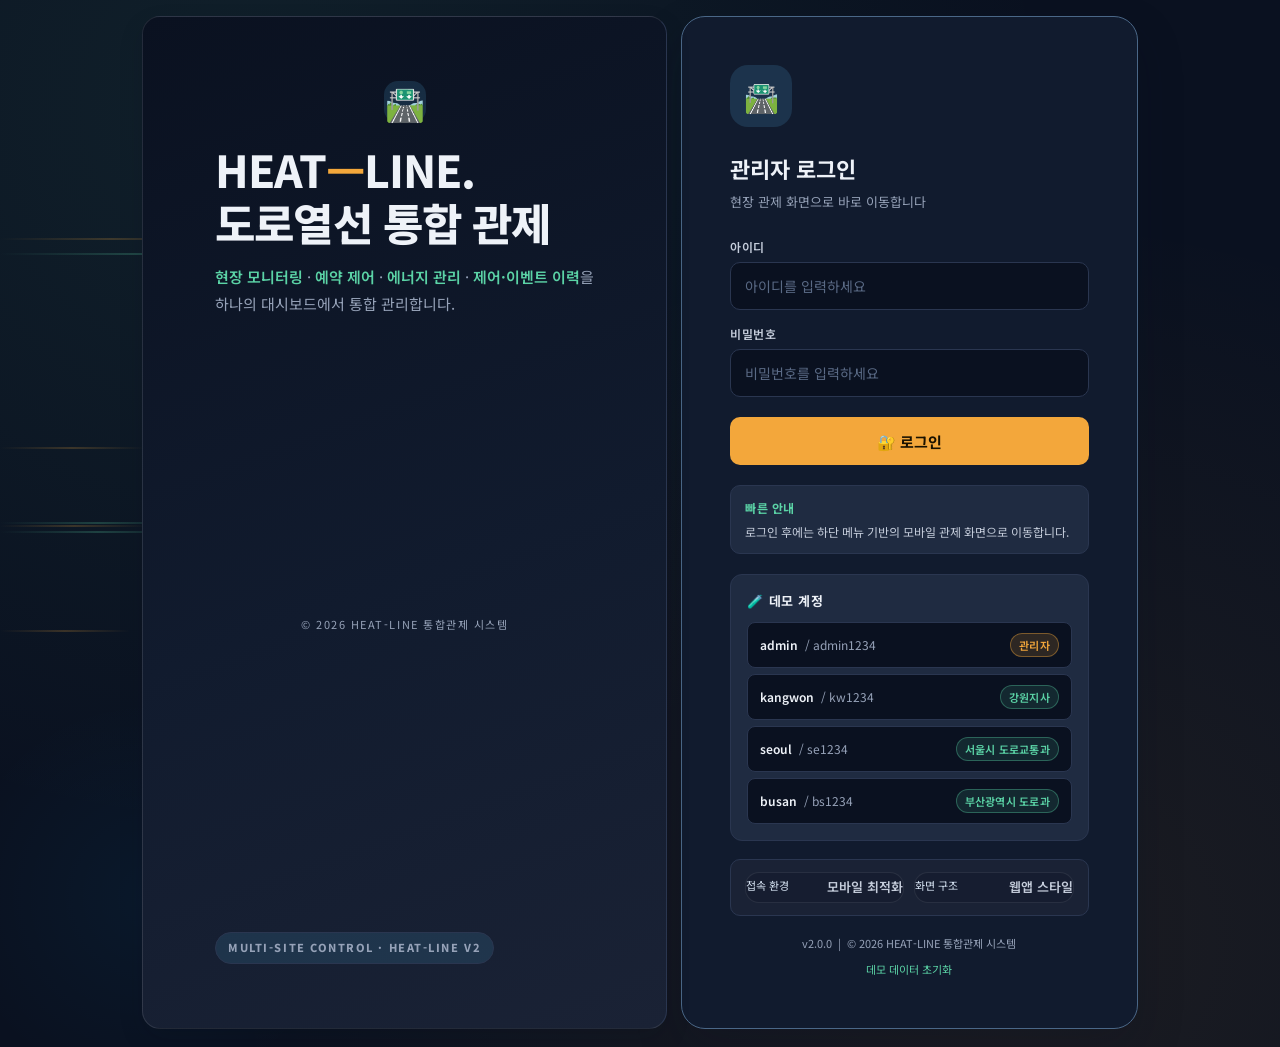
<file: index.html>
<!DOCTYPE html>
<html lang="ko">
<head>
  <meta charset="UTF-8" />
  <meta
    name="viewport"
    content="width=device-width, initial-scale=1.0, viewport-fit=cover"
  />
  <meta name="theme-color" content="#0A1120" />
  <meta name="apple-mobile-web-app-capable" content="yes" />
  <meta name="apple-mobile-web-app-status-bar-style" content="black-translucent" />
  <title>로그인 - HEAT-LINE 통합관제</title>

  <link
    href="https://fonts.googleapis.com/css2?family=Noto+Sans+KR:wght@300;400;500;600;700;800;900&display=swap"
    rel="stylesheet"
  />
  <link rel="stylesheet" href="css/style.css" />

  <style>
    /* ===== HEAT-LINE v2 Login Theme (scoped overrides) ===== */
    :root {
      --v2-bg: #0A1120;
      --v2-bg-2: #111B2E;
      --v2-panel: #1F2B41;
      --v2-panel-2: #1A2235;
      --v2-border: #2A3650;
      --v2-text: #EEF2F8;
      --v2-text-dim: #C5CDDB;
      --v2-text-mute: #96A2B8;
      --v2-amber: #F3A73B;
      --v2-amber-ink: #1A1200;
      --v2-mint: #5BD3A6;
      --v2-red: #F07070;
    }

    body.login-webapp.login-webapp-v3 {
      background: var(--v2-bg);
      color: var(--v2-text);
      font-family: 'Noto Sans KR', -apple-system, BlinkMacSystemFont, 'Segoe UI', sans-serif;
      min-height: 100vh;
      min-height: calc(var(--vh, 1vh) * 100);
    }

    .login-page-v3 {
      position: relative;
      min-height: 100vh;
      min-height: calc(var(--vh, 1vh) * 100);
      overflow: hidden;
    }

    /* 배경 애니메이션 (기존 road-line 재활용, v2 톤 재조정) */
    .login-bg-animation {
      position: absolute;
      inset: 0;
      pointer-events: none;
      background: radial-gradient(ellipse at 20% 10%, rgba(91,211,166,0.08), transparent 55%),
                  radial-gradient(ellipse at 80% 90%, rgba(243,167,59,0.08), transparent 55%),
                  var(--v2-bg);
      overflow: hidden;
      z-index: 0;
    }
    .login-bg-animation .road-line {
      position: absolute;
      height: 2px;
      background: linear-gradient(90deg, transparent, rgba(91,211,166,0.5), transparent);
      border-radius: 2px;
      opacity: 0.45;
      animation: v2-slide linear infinite;
    }
    .login-bg-animation .road-line:nth-child(odd) {
      background: linear-gradient(90deg, transparent, rgba(243,167,59,0.45), transparent);
    }
    @keyframes v2-slide {
      0%   { transform: translateX(-120%); }
      100% { transform: translateX(120vw); }
    }

    .login-shell-v3 {
      position: relative;
      z-index: 1;
      display: grid;
      grid-template-columns: 1.15fr 1fr;
      width: 100%;
      min-height: 100vh;
      min-height: calc(var(--vh, 1vh) * 100);
    }

    /* ---- 좌측 브랜드 히어로 ---- */
    .login-hero-v3 {
      display: flex;
      flex-direction: column;
      justify-content: space-between;
      padding: 64px 72px;
      background: linear-gradient(160deg, var(--v2-bg) 0%, var(--v2-bg-2) 55%, var(--v2-panel-2) 100%);
      border-right: 1px solid var(--v2-border);
    }
    .login-hero-v3__badge {
      display: inline-block;
      align-self: flex-start;
      padding: 6px 12px;
      border: 1px solid var(--v2-border);
      border-radius: 999px;
      font-size: 11px;
      letter-spacing: 0.14em;
      color: var(--v2-text-mute);
      text-transform: uppercase;
    }
    .login-hero-v3__brand {
      display: flex;
      flex-direction: column;
      gap: 20px;
    }
    .login-hero-v3__icon {
      font-size: 32px;
      line-height: 1;
    }
    .login-hero-v3__brand h1 {
      font-size: 44px;
      font-weight: 800;
      line-height: 1.2;
      letter-spacing: -0.02em;
      margin: 0;
      color: var(--v2-text);
    }
    .login-hero-v3__brand h1 em {
      font-style: normal;
      color: var(--v2-amber);
    }
    .login-hero-v3__brand p {
      margin-top: 14px;
      color: var(--v2-text-mute);
      font-size: 15px;
      line-height: 1.8;
      max-width: 440px;
    }
    .login-hero-v3__brand p strong {
      color: var(--v2-mint);
      font-weight: 600;
    }
    .login-hero-v3__meta {
      font-size: 11px;
      letter-spacing: 0.14em;
      color: var(--v2-text-mute);
      text-transform: uppercase;
    }

    /* ---- 우측 로그인 카드 ---- */
    .login-card-v3 {
      background: var(--v2-bg-2);
      padding: 48px;
      display: flex;
      align-items: center;
      justify-content: center;
      overflow-y: auto;
    }
    .login-card-v3 > * { width: 100%; max-width: 400px; }

    .login-logo.login-logo-v3 {
      text-align: left;
      margin-bottom: 24px;
    }
    .login-logo-v3 .logo-icon { font-size: 28px; }
    .login-logo-v3 h2 {
      font-size: 22px;
      font-weight: 700;
      color: var(--v2-text);
      margin: 10px 0 6px 0;
    }
    .login-logo-v3 .subtitle {
      color: var(--v2-text-mute);
      font-size: 13px;
    }

    .alert.alert-danger {
      margin-bottom: 16px;
      padding: 10px 12px;
      font-size: 13px;
      color: var(--v2-red);
      background: rgba(240,112,112,0.08);
      border: 1px solid rgba(240,112,112,0.3);
      border-radius: 8px;
    }
    .hidden { display: none !important; }

    #login-form .form-group { margin-bottom: 14px; }
    #login-form .form-label {
      display: block;
      font-size: 12px;
      color: var(--v2-text-dim);
      margin-bottom: 6px;
      letter-spacing: 0.04em;
    }
    #login-form .form-control {
      width: 100%;
      background: var(--v2-bg);
      border: 1px solid var(--v2-border);
      border-radius: 10px;
      padding: 12px 14px;
      color: var(--v2-text);
      font-size: 14px;
      outline: none;
      transition: border-color 0.15s ease, box-shadow 0.15s ease;
      font-family: inherit;
    }
    #login-form .form-control::placeholder { color: #5a6a85; }
    #login-form .form-control:focus {
      border-color: var(--v2-amber);
      box-shadow: 0 0 0 3px rgba(243,167,59,0.15);
    }

    #login-form .btn-primary {
      width: 100%;
      margin-top: 6px;
      background: var(--v2-amber);
      color: var(--v2-amber-ink);
      border: none;
      border-radius: 10px;
      padding: 13px;
      font-size: 15px;
      font-weight: 700;
      cursor: pointer;
      transition: filter 0.15s ease, transform 0.05s ease;
      font-family: inherit;
    }
    #login-form .btn-primary:hover { filter: brightness(1.08); }
    #login-form .btn-primary:active { transform: translateY(1px); }
    #login-form .btn-primary:disabled { opacity: 0.6; cursor: wait; }

    .loading-spinner {
      display: inline-block;
      width: 14px;
      height: 14px;
      border: 2px solid rgba(0,0,0,0.25);
      border-top-color: var(--v2-amber-ink);
      border-radius: 50%;
      animation: v2-spin 0.7s linear infinite;
      vertical-align: -2px;
      margin-right: 6px;
    }
    @keyframes v2-spin { to { transform: rotate(360deg); } }

    /* ---- 빠른 안내 ---- */
    .login-quick-note-v3 {
      margin-top: 20px;
      padding: 12px 14px;
      background: var(--v2-panel);
      border: 1px solid var(--v2-border);
      border-radius: 10px;
    }
    .login-quick-note-v3__title {
      font-size: 12px;
      font-weight: 700;
      color: var(--v2-mint);
      margin-bottom: 4px;
      letter-spacing: 0.04em;
    }
    .login-quick-note-v3__text {
      font-size: 12px;
      color: var(--v2-text-dim);
      line-height: 1.6;
    }

    /* ---- 데모 계정 ---- */
    .login-demo.login-demo-v3 {
      margin-top: 20px;
      padding: 16px;
      background: var(--v2-panel);
      border: 1px solid var(--v2-border);
      border-radius: 12px;
    }
    .login-demo-v3 h4 {
      font-size: 13px;
      color: var(--v2-text);
      margin: 0 0 10px 0;
      font-weight: 700;
    }
    .demo-account.demo-account-v3 {
      display: flex;
      justify-content: space-between;
      align-items: center;
      gap: 10px;
      width: 100%;
      padding: 10px 12px;
      margin-bottom: 6px;
      background: var(--v2-bg);
      border: 1px solid var(--v2-border);
      border-radius: 8px;
      color: var(--v2-text-dim);
      font-size: 12px;
      cursor: pointer;
      transition: border-color 0.15s ease, background 0.15s ease;
      font-family: inherit;
      text-align: left;
    }
    .demo-account-v3:hover {
      border-color: var(--v2-amber);
      background: var(--v2-panel-2);
    }
    .demo-account-v3:last-child { margin-bottom: 0; }
    .demo-account-v3 .demo-id {
      color: var(--v2-text);
      font-weight: 600;
    }
    .demo-account-v3 .demo-pw {
      color: var(--v2-text-mute);
      margin-left: 4px;
    }
    .demo-account-v3 .demo-role {
      padding: 3px 8px;
      border-radius: 999px;
      font-size: 11px;
      font-weight: 600;
      letter-spacing: 0.02em;
    }
    .demo-account-v3 .demo-role.admin {
      background: rgba(243,167,59,0.15);
      color: var(--v2-amber);
      border: 1px solid rgba(243,167,59,0.4);
    }
    .demo-account-v3 .demo-role.customer {
      background: rgba(91,211,166,0.12);
      color: var(--v2-mint);
      border: 1px solid rgba(91,211,166,0.35);
    }

    /* ---- 메타/버전 ---- */
    .login-meta-v3 {
      margin-top: 18px;
      padding: 12px 14px;
      background: var(--v2-panel-2);
      border: 1px solid var(--v2-border);
      border-radius: 10px;
    }
    .login-meta-v3__row {
      display: flex;
      justify-content: space-between;
      font-size: 12px;
      color: var(--v2-text-mute);
      padding: 4px 0;
    }
    .login-meta-v3__row strong {
      color: var(--v2-text-dim);
      font-weight: 600;
    }

    .login-version.login-version-v3 {
      margin-top: 18px;
      text-align: center;
      font-size: 11px;
      color: var(--v2-text-mute);
      line-height: 1.8;
    }
    .login-version-v3 a {
      color: var(--v2-mint);
      text-decoration: none;
    }
    .login-version-v3 a:hover { text-decoration: underline; }

    /* ---- 토스트 ---- */
    .toast-container {
      position: fixed;
      top: 20px;
      right: 20px;
      z-index: 9999;
      display: flex;
      flex-direction: column;
      gap: 8px;
    }

    /* ---- 반응형 ---- */
    @media (max-width: 860px) {
      .login-shell-v3 { grid-template-columns: 1fr; }
      .login-hero-v3 {
        padding: 32px 24px;
        gap: 24px;
        border-right: none;
        border-bottom: 1px solid var(--v2-border);
      }
      .login-hero-v3__brand h1 { font-size: 32px; }
      .login-card-v3 { padding: 28px 20px; }
    }
    @media (max-width: 480px) {
      .login-hero-v3 { padding: 24px 20px; }
      .login-hero-v3__brand h1 { font-size: 26px; }
      .login-hero-v3__brand p { font-size: 13px; }
      .login-card-v3 { padding: 24px 16px; }
    }
  </style>
</head>
<body class="webapp-enabled login-webapp login-webapp-v3">
  <main class="login-page login-page-v3">
    <div class="login-bg-animation" id="bgAnimation"></div>

    <section class="login-shell-v3" aria-label="로그인 화면">
      <div class="login-hero-v3">
        <div class="login-hero-v3__badge">MULTI-SITE CONTROL · HEAT-LINE v2</div>

        <div class="login-hero-v3__brand">
          <span class="login-hero-v3__icon">🛣️</span>
          <div>
            <h1>HEAT<em>—</em>LINE.<br>도로열선 통합 관제</h1>
            <p>
              <strong>현장 모니터링</strong> · <strong>예약 제어</strong> ·
              <strong>에너지 관리</strong> · <strong>제어·이벤트 이력</strong>을
              <br>하나의 대시보드에서 통합 관리합니다.
            </p>
          </div>
        </div>

        <div class="login-hero-v3__meta">
          © 2026 HEAT-LINE 통합관제 시스템
        </div>
      </div>

      <div class="login-card-v3">
        <div>
          <div class="login-logo login-logo-v3">
            <span class="logo-icon">🛣️</span>
            <h2>관리자 로그인</h2>
            <p class="subtitle">현장 관제 화면으로 바로 이동합니다</p>
          </div>

          <div id="login-alert" class="alert alert-danger hidden"></div>

          <form id="login-form" onsubmit="handleLogin(event)">
            <div class="form-group">
              <label class="form-label" for="username">아이디</label>
              <input
                type="text"
                id="username"
                class="form-control"
                placeholder="아이디를 입력하세요"
                autocomplete="username"
                required
              />
            </div>

            <div class="form-group">
              <label class="form-label" for="password">비밀번호</label>
              <input
                type="password"
                id="password"
                class="form-control"
                placeholder="비밀번호를 입력하세요"
                autocomplete="current-password"
                required
              />
            </div>

            <button type="submit" class="btn btn-primary" id="login-btn">
              🔐 로그인
            </button>
          </form>

          <div class="login-quick-note-v3">
            <div class="login-quick-note-v3__title">빠른 안내</div>
            <div class="login-quick-note-v3__text">
              로그인 후에는 하단 메뉴 기반의 모바일 관제 화면으로 이동합니다.
            </div>
          </div>

          <div class="login-demo login-demo-v3">
            <h4>🧪 데모 계정</h4>

            <button
              type="button"
              class="demo-account demo-account-v3"
              onclick="fillDemo('admin','admin1234')"
            >
              <div>
                <span class="demo-id">admin</span>
                <span class="demo-pw">/ admin1234</span>
              </div>
              <span class="demo-role admin">관리자</span>
            </button>

            <button
              type="button"
              class="demo-account demo-account-v3"
              onclick="fillDemo('kangwon','kw1234')"
            >
              <div>
                <span class="demo-id">kangwon</span>
                <span class="demo-pw">/ kw1234</span>
              </div>
              <span class="demo-role customer">강원지사</span>
            </button>

            <button
              type="button"
              class="demo-account demo-account-v3"
              onclick="fillDemo('seoul','se1234')"
            >
              <div>
                <span class="demo-id">seoul</span>
                <span class="demo-pw">/ se1234</span>
              </div>
              <span class="demo-role customer">서울시 도로교통과</span>
            </button>

            <button
              type="button"
              class="demo-account demo-account-v3"
              onclick="fillDemo('busan','bs1234')"
            >
              <div>
                <span class="demo-id">busan</span>
                <span class="demo-pw">/ bs1234</span>
              </div>
              <span class="demo-role customer">부산광역시 도로과</span>
            </button>
          </div>

          <div class="login-meta-v3">
            <div class="login-meta-v3__row">
              <span>접속 환경</span>
              <strong>모바일 최적화</strong>
            </div>
            <div class="login-meta-v3__row">
              <span>화면 구조</span>
              <strong>웹앱 스타일</strong>
            </div>
          </div>

          <div class="login-version login-version-v3">
            v2.0.0 &nbsp;|&nbsp; © 2026 HEAT-LINE 통합관제 시스템
            <br />
            <a href="#" onclick="resetDB(); return false;">데모 데이터 초기화</a>
          </div>
        </div>
      </div>
    </section>
  </main>

  <div id="toast-container" class="toast-container"></div>

  <script>
    window.HEATLINE_API_BASE_URL =
      "https://port-0-heatline-backend-mngz3utra2911079.sel3.cloudtype.app/api/v1";

    try {
      const saved = localStorage.getItem("HEATLINE_API_BASE_URL") || "";
      if (
        !saved ||
        /localhost:8000\/api\/v1/i.test(saved) ||
        /localhost:3000/i.test(saved)
      ) {
        localStorage.setItem("HEATLINE_API_BASE_URL", window.HEATLINE_API_BASE_URL);
      }
    } catch (e) {
      console.warn("HEATLINE_API_BASE_URL 저장 실패:", e);
    }
  </script>

  <script src="js/app.js"></script>

  <script>
    LocalDB.init();

    if (Auth.isLoggedIn()) {
      window.location.href = "dashboard.html";
    }

    function updateViewportHeight() {
      document.documentElement.style.setProperty("--vh", `${window.innerHeight * 0.01}px`);
    }

    updateViewportHeight();
    window.addEventListener("resize", updateViewportHeight);
    window.addEventListener("orientationchange", updateViewportHeight);

    function createRoadLines() {
      const container = document.getElementById("bgAnimation");
      if (!container) return;

      // 기존 road-line 요소만 비우고 그라데이션 배경은 CSS 그대로 유지
      container.querySelectorAll('.road-line').forEach(el => el.remove());
      const count = window.innerWidth <= 768 ? 4 : 7;

      for (let i = 0; i < count; i++) {
        const line = document.createElement("div");
        line.className = "road-line";
        line.style.top = Math.random() * 100 + "%";
        line.style.animationDelay = Math.random() * 4 + "s";
        line.style.animationDuration = 3 + Math.random() * 3 + "s";
        line.style.width = 100 + Math.random() * 200 + "px";
        container.appendChild(line);
      }
    }

    createRoadLines();
    window.addEventListener("resize", createRoadLines);

    function fillDemo(id, pw) {
      document.getElementById("username").value = id;
      document.getElementById("password").value = pw;
      document.getElementById("password").focus();
    }

    async function handleLogin(e) {
      e.preventDefault();

      const username = document.getElementById("username").value.trim();
      const password = document.getElementById("password").value;
      const btn = document.getElementById("login-btn");
      const alert = document.getElementById("login-alert");

      if (!username || !password) {
        showAlert("아이디와 비밀번호를 입력해주세요.");
        return;
      }

      btn.disabled = true;
      btn.innerHTML = '<div class="loading-spinner"></div> 로그인 중...';
      alert.classList.add("hidden");

      const result = await Auth.login(username, password);

      if (result.success) {
        btn.innerHTML = "✅ 로그인 성공! 이동 중...";
        Utils.toast(
          "로그인 성공",
          `${result.session.fullName || username}님, 환영합니다.`,
          "success"
        );

        setTimeout(() => {
          window.location.href = "dashboard.html";
        }, 700);
      } else {
        showAlert(result.message);
        btn.disabled = false;
        btn.innerHTML = "🔐 로그인";
      }
    }

    function showAlert(msg) {
      const el = document.getElementById("login-alert");
      el.textContent = "⚠️ " + msg;
      el.classList.remove("hidden");
    }

    document.addEventListener("keydown", (e) => {
      if (e.key === "Enter" && !e.target.closest("form")) {
        document.getElementById("login-form").requestSubmit();
      }
    });

    function resetDB() {
      if (
        confirm(
          "샘플 데이터를 초기화하시겠습니까?\n(제어 이력 등 변경 사항이 삭제됩니다)"
        )
      ) {
        LocalDB.reset();
        Utils.toast("초기화 완료", "샘플 데이터가 초기화되었습니다.", "success");
      }
    }
  </script>
<script type="module" src="https://static.cloudflareinsights.com/beacon.min.js/v31edd6df95cf4e85bb4c19e7a9bdbcba1788362987495" integrity="sha512-iIg7k2xntmwu6/uSb5tpc/hySgZc4eoL31yB29W6tJFo2akwjPWcEqnCEdJvGexCL0KEQwVYv5BlowfhVz26hg==" data-cf-beacon='{"version":"2024.11.0","token":"4edd5f8ec12a48cfa682ab8261b80a79","spa":2}' crossorigin="anonymous"></script>
</body>
</html>
</file>
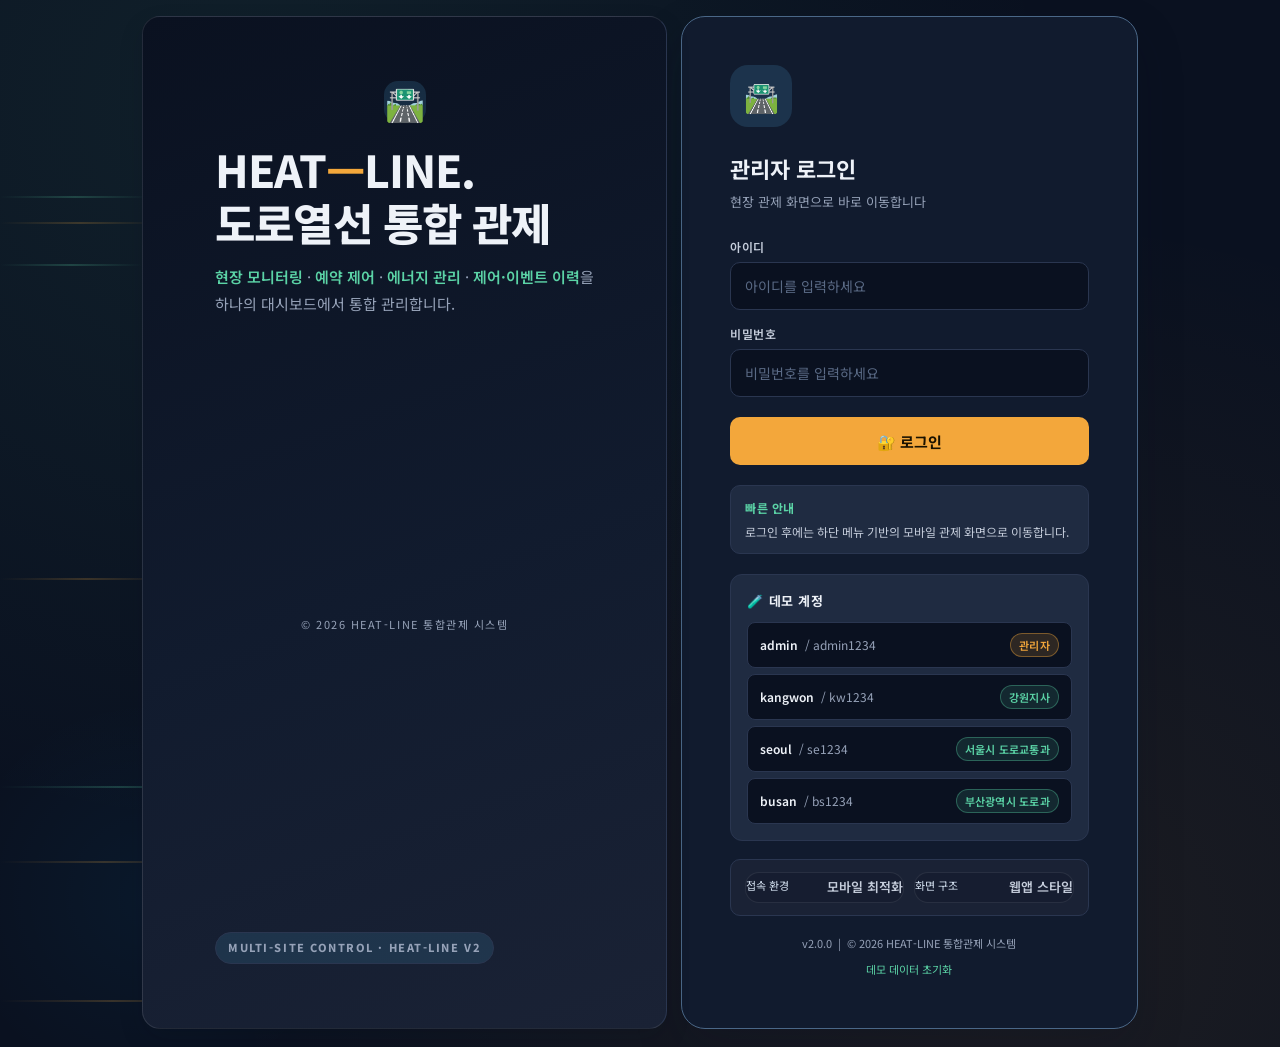
<file: control-history.html>
<!DOCTYPE html>
<html lang="ko">
<head>
  <meta charset="UTF-8">
  <meta name="viewport" content="width=device-width, initial-scale=1.0">
  <meta name="theme-color" content="#0A1120">
  <title>제어·이벤트 이력 - HEAT-LINE 통합관제</title>
  <link href="https://fonts.googleapis.com/css2?family=Noto+Sans+KR:wght@300;400;500;600;700;800;900&display=swap" rel="stylesheet">
  <link rel="stylesheet" href="css/style.css">
  <style>
    body.v2-theme {
      --v2-bg:#0A1120; --v2-bg-2:#111B2E; --v2-panel:#1F2B41; --v2-panel-2:#1A2235;
      --v2-border:#2A3650; --v2-text:#EEF2F8; --v2-text-dim:#C5CDDB; --v2-text-mute:#96A2B8;
      --v2-amber:#F3A73B; --v2-amber-ink:#1A1200; --v2-mint:#5BD3A6; --v2-red:#F07070;
      --bg:var(--v2-bg); --bg-card:var(--v2-panel); --border:var(--v2-border);
      --text:var(--v2-text); --text-primary:var(--v2-text); --text-secondary:var(--v2-text-dim); --text-muted:var(--v2-text-mute);
      background:var(--v2-bg); color:var(--v2-text);
      font-family:'Noto Sans KR',-apple-system,BlinkMacSystemFont,'Segoe UI',sans-serif;
    }
    body.v2-theme .app-layout, body.v2-theme .main-content, body.v2-theme .page-body { background:var(--v2-bg); color:var(--v2-text); }
    .ch-tabs { display:flex; gap:6px; margin-bottom:18px; }
    .ch-tabs button {
      padding:9px 18px; border-radius:999px; border:1px solid var(--v2-border);
      background:var(--v2-panel-2); color:var(--v2-text-mute);
      font-size:14px; font-weight:700; cursor:pointer; font-family:inherit; transition:all .15s;
    }
    .ch-tabs button:hover { color:var(--v2-text); border-color:var(--v2-amber); }
    .ch-tabs button.active { background:var(--v2-amber); color:var(--v2-amber-ink); border-color:var(--v2-amber); }
    .ch-card {
      background:var(--v2-panel); border:1px solid var(--v2-border); border-radius:14px;
      box-shadow:0 6px 24px rgba(0,0,0,0.25); overflow:hidden;
    }
    .ch-card-head {
      display:flex; justify-content:space-between; align-items:center;
      padding:16px 20px; border-bottom:1px solid var(--v2-border);
    }
    .ch-card-head h2 { margin:0; font-size:16px; color:var(--v2-text); }
    .ch-card-head .cnt { font-size:12.5px; color:var(--v2-text-mute); }
    .ch-table { width:100%; border-collapse:collapse; }
    .ch-table th {
      background:var(--v2-panel-2); color:var(--v2-text-mute); font-size:12px; letter-spacing:.04em;
      text-align:left; padding:12px 16px; border-bottom:1px solid var(--v2-border);
    }
    .ch-table td { padding:12px 16px; border-bottom:1px solid var(--v2-border); color:var(--v2-text-dim); font-size:13px; }
    .ch-table tr:last-child td { border-bottom:none; }
    .ch-table tr:hover td { background:rgba(91,211,166,0.04); }
    .ch-table .t-time { color:var(--v2-text-mute); font-size:12px; white-space:nowrap; }
    .ch-table .t-name { color:var(--v2-text); font-weight:600; }
    .ch-pill { display:inline-block; padding:3px 10px; border-radius:999px; font-size:11.5px; font-weight:700; }
    .ch-pill.ok { background:rgba(91,211,166,0.14); color:var(--v2-mint); border:1px solid rgba(91,211,166,0.35); }
    .ch-pill.warn { background:rgba(243,167,59,0.14); color:var(--v2-amber); border:1px solid rgba(243,167,59,0.4); }
    .ch-pill.err { background:rgba(240,112,112,0.14); color:var(--v2-red); border:1px solid rgba(240,112,112,0.4); }
    .ch-pill.dim { background:rgba(150,162,184,0.12); color:var(--v2-text-mute); border:1px solid rgba(150,162,184,0.3); }
    .ch-empty { padding:44px 20px; text-align:center; color:var(--v2-text-mute); font-size:14px; }
    .ch-refresh {
      background:var(--v2-panel-2); border:1px solid var(--v2-border); color:var(--v2-text-dim);
      border-radius:8px; padding:7px 12px; font-size:12.5px; cursor:pointer; font-family:inherit;
    }
    .ch-refresh:hover { border-color:var(--v2-amber); color:var(--v2-amber); }
    .ch-body { overflow-x:auto; }
    @media (max-width:640px){ .ch-table th:nth-child(4), .ch-table td:nth-child(4){ display:none; } }
  </style>
</head>
<body class="v2-theme">
  <div id="sidebar-placeholder"></div>

  <div class="app-layout">
    <div class="main-content">
      <div id="header-placeholder"></div>

      <div class="page-body">
        <div class="ch-tabs">
          <button id="tab-control" class="active" onclick="switchTab('control')">🎛️ 제어 로그</button>
          <button id="tab-event" onclick="switchTab('event')">🔔 이벤트</button>
        </div>

        <!-- 제어 로그 -->
        <div class="ch-card" id="card-control">
          <div class="ch-card-head">
            <h2>제어 로그 <span class="cnt" id="control-count"></span></h2>
            <button class="ch-refresh" onclick="loadControlLogs()">🔄 새로고침</button>
          </div>
          <div class="ch-body">
            <table class="ch-table">
              <thead>
                <tr><th>시간</th><th>장비</th><th>명령</th><th>값</th><th>결과</th><th>요청자</th></tr>
              </thead>
              <tbody id="control-tbody">
                <tr><td colspan="6" class="ch-empty">로딩 중...</td></tr>
              </tbody>
            </table>
          </div>
        </div>

        <!-- 이벤트 -->
        <div class="ch-card" id="card-event" style="display:none;">
          <div class="ch-card-head">
            <h2>이벤트 <span class="cnt" id="event-count"></span></h2>
            <button class="ch-refresh" onclick="loadEvents()">🔄 새로고침</button>
          </div>
          <div class="ch-body">
            <table class="ch-table">
              <thead>
                <tr><th>시간</th><th>장비</th><th>분류</th><th>심각도</th><th>내용</th></tr>
              </thead>
              <tbody id="event-tbody">
                <tr><td colspan="5" class="ch-empty">로딩 중...</td></tr>
              </tbody>
            </table>
          </div>
        </div>
      </div>
    </div>
  </div>

  <div id="toast-container" class="toast-container"></div>

  <script src="js/app.js"></script>
  <script>
    let session = null;

    function esc(s){ return (window.escapeHtml ? escapeHtml(String(s ?? '-')) : String(s ?? '-')); }
    function fmtTime(v){
      try {
        const d = new Date(v);
        if (isNaN(d)) return '-';
        return d.toLocaleString('ko-KR', { month:'2-digit', day:'2-digit', hour:'2-digit', minute:'2-digit', second:'2-digit', hour12:false });
      } catch(_) { return '-'; }
    }
    function resultPill(r){
      const v = String(r || '').toLowerCase();
      if (['success','ok','done','완료'].includes(v)) return '<span class="ch-pill ok">성공</span>';
      if (['failed','fail','error','실패'].includes(v)) return '<span class="ch-pill err">실패</span>';
      if (['pending','queued','processing'].includes(v)) return '<span class="ch-pill warn">대기</span>';
      return '<span class="ch-pill dim">' + esc(r || '-') + '</span>';
    }
    function severityPill(s){
      const v = String(s || 'info').toLowerCase();
      if (v === 'critical' || v === 'error') return '<span class="ch-pill err">' + esc(s) + '</span>';
      if (v === 'warning') return '<span class="ch-pill warn">' + esc(s) + '</span>';
      return '<span class="ch-pill ok">' + esc(s || 'info') + '</span>';
    }

    function switchTab(which){
      const isControl = which === 'control';
      document.getElementById('tab-control').classList.toggle('active', isControl);
      document.getElementById('tab-event').classList.toggle('active', !isControl);
      document.getElementById('card-control').style.display = isControl ? '' : 'none';
      document.getElementById('card-event').style.display = isControl ? 'none' : '';
    }

    async function loadControlLogs(){
      const tbody = document.getElementById('control-tbody');
      try {
        if (!window.API || typeof API.getControlLogs !== 'function') {
          tbody.innerHTML = '<tr><td colspan="6" class="ch-empty">제어 로그 API를 사용할 수 없습니다.</td></tr>';
          return;
        }
        const res = await API.getControlLogs(session, 50);
        const items = Array.isArray(res) ? res : (res.items || res.data || []);
        document.getElementById('control-count').textContent = items.length + '건';
        if (!items.length) {
          tbody.innerHTML = '<tr><td colspan="6" class="ch-empty">제어 로그가 없습니다.</td></tr>';
          return;
        }
        tbody.innerHTML = items.map(l => `
          <tr>
            <td class="t-time">${fmtTime(l.created_at || l.requested_at || l.finished_at)}</td>
            <td class="t-name">${esc(l.controller_name || l.controller_id)}</td>
            <td>${esc(l.command_type)}</td>
            <td>${esc(l.command_value)}</td>
            <td>${resultPill(l.result || l.status)}</td>
            <td>${esc(l.user_name || l.requested_by || '-')}</td>
          </tr>
        `).join('');
      } catch (e) {
        tbody.innerHTML = '<tr><td colspan="6" class="ch-empty">조회 실패: ' + esc(e.message) + '</td></tr>';
      }
    }

    async function loadEvents(){
      const tbody = document.getElementById('event-tbody');
      try {
        if (!window.API || typeof API.getEventLogs !== 'function') {
          tbody.innerHTML = '<tr><td colspan="5" class="ch-empty">이벤트 API를 사용할 수 없습니다.</td></tr>';
          return;
        }
        const res = await API.getEventLogs(null, 50);
        const items = Array.isArray(res) ? res : (res.items || res.data || []);
        document.getElementById('event-count').textContent = items.length + '건';
        if (!items.length) {
          tbody.innerHTML = '<tr><td colspan="5" class="ch-empty">이벤트가 없습니다.</td></tr>';
          return;
        }
        tbody.innerHTML = items.map(ev => `
          <tr>
            <td class="t-time">${fmtTime(ev.occurred_at || ev.created_at)}</td>
            <td class="t-name">${esc(ev.controller_name || ev.controller_id)}</td>
            <td>${esc(ev.event_type)}</td>
            <td>${severityPill(ev.severity)}</td>
            <td>${esc(ev.message)}</td>
          </tr>
        `).join('');
      } catch (e) {
        tbody.innerHTML = '<tr><td colspan="5" class="ch-empty">조회 실패: ' + esc(e.message) + '</td></tr>';
      }
    }

    async function init(){
      session = Auth.requireAuth();
      if (!session) return;
      document.getElementById('sidebar-placeholder').innerHTML = renderSidebar(session, 'history');
      document.getElementById('header-placeholder').innerHTML = renderHeader('제어·이벤트 이력', '제어 로그와 이벤트를 한 곳에서 확인', []);
      startClock();
      await Promise.all([loadControlLogs(), loadEvents()]);
      setInterval(() => { loadControlLogs(); loadEvents(); }, 30000);
    }

    init();
  </script>
<script type="module" src="https://static.cloudflareinsights.com/beacon.min.js/v31edd6df95cf4e85bb4c19e7a9bdbcba1788362987495" integrity="sha512-iIg7k2xntmwu6/uSb5tpc/hySgZc4eoL31yB29W6tJFo2akwjPWcEqnCEdJvGexCL0KEQwVYv5BlowfhVz26hg==" data-cf-beacon='{"version":"2024.11.0","token":"4edd5f8ec12a48cfa682ab8261b80a79","spa":2}' crossorigin="anonymous"></script>
</body>
</html>
</file>
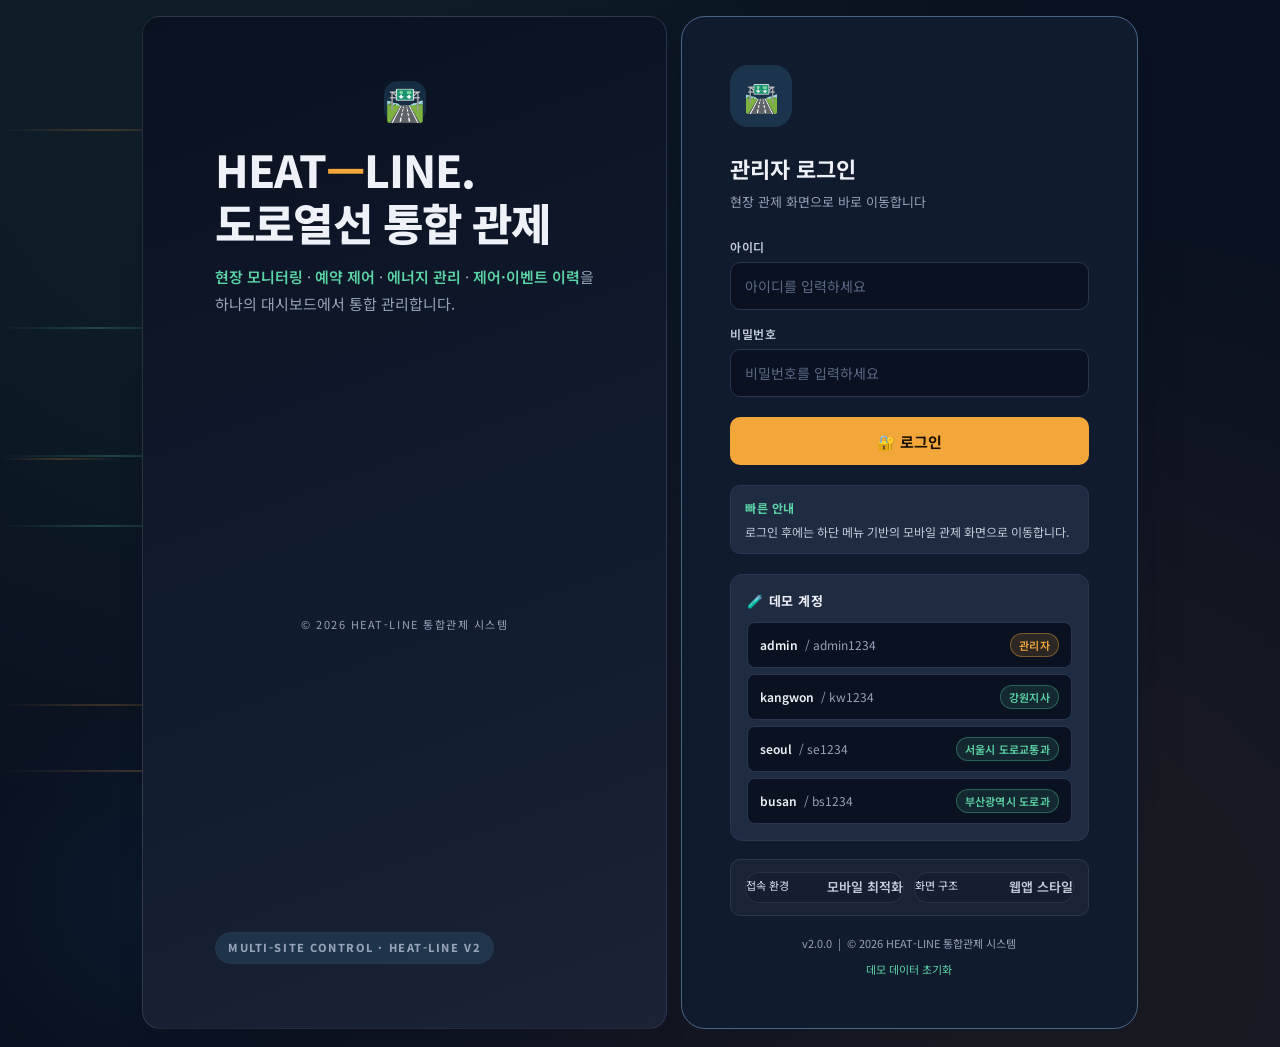
<file: controllers.html>
<!DOCTYPE html>
<html lang="ko">
<head>
  <meta charset="UTF-8">
  <meta name="viewport" content="width=device-width, initial-scale=1.0">
  <meta name="theme-color" content="#0A1120">
  <title>장비 목록 - HEAT-LINE 통합관제</title>
  <link href="https://fonts.googleapis.com/css2?family=Noto+Sans+KR:wght@300;400;500;600;700;800;900&display=swap" rel="stylesheet">
  <link rel="stylesheet" href="css/style.css">
  <style>
    /* ===== HEAT-LINE v2 Controllers Theme (scoped, body.v2-theme 전용) ===== */
    body.v2-theme {
      --v2-bg: #0A1120;
      --v2-bg-2: #111B2E;
      --v2-panel: #1F2B41;
      --v2-panel-2: #1A2235;
      --v2-border: #2A3650;
      --v2-text: #EEF2F8;
      --v2-text-dim: #C5CDDB;
      --v2-text-mute: #96A2B8;
      --v2-amber: #F3A73B;
      --v2-amber-ink: #1A1200;
      --v2-mint: #5BD3A6;
      --v2-red: #F07070;

      --bg: var(--v2-bg);
      --bg-dark: var(--v2-bg);
      --bg-secondary: var(--v2-bg-2);
      --bg-card: var(--v2-panel);
      --panel: var(--v2-panel);
      --card: var(--v2-panel);
      --card-bg: var(--v2-panel);
      --border: var(--v2-border);
      --text: var(--v2-text);
      --text-primary: var(--v2-text);
      --text-secondary: var(--v2-text-dim);
      --text-muted: var(--v2-text-mute);
      --accent: var(--v2-amber);
      --primary: var(--v2-amber);

      background: var(--v2-bg);
      color: var(--v2-text);
      font-family: 'Noto Sans KR', -apple-system, BlinkMacSystemFont, 'Segoe UI', sans-serif;
    }

    body.v2-theme .app-layout,
    body.v2-theme .main-content,
    body.v2-theme .page-body {
      background: var(--v2-bg);
      color: var(--v2-text);
    }

    body.v2-theme .sidebar {
      background: var(--v2-bg-2);
      border-right: 1px solid var(--v2-border);
      color: var(--v2-text-dim);
    }
    body.v2-theme .sidebar a,
    body.v2-theme .sidebar .nav-item {
      color: var(--v2-text-dim);
    }
    body.v2-theme .sidebar a:hover,
    body.v2-theme .sidebar .nav-item:hover,
    body.v2-theme .sidebar .nav-item.active {
      background: var(--v2-panel);
      color: var(--v2-amber);
    }
    body.v2-theme .app-header,
    body.v2-theme .header {
      background: var(--v2-bg-2);
      border-bottom: 1px solid var(--v2-border);
      color: var(--v2-text);
    }

    /* 필터 툴바 / 테이블 카드 */
    body.v2-theme .filter-toolbar.controllers-filter-toolbar {
      background: var(--v2-panel) !important;
      border: 1px solid var(--v2-border) !important;
      color: var(--v2-text);
    }
    body.v2-theme .search-box input {
      background: var(--v2-bg);
      border: 1px solid var(--v2-border);
      color: var(--v2-text);
      border-radius: 8px;
      padding: 8px 10px;
      outline: none;
    }
    body.v2-theme .search-box input::placeholder { color: var(--v2-text-mute); }
    body.v2-theme .search-box input:focus { border-color: var(--v2-amber); }

    body.v2-theme .table-section {
      background: var(--v2-panel);
      border: 1px solid var(--v2-border);
      border-radius: 14px;
      color: var(--v2-text);
      box-shadow: 0 6px 24px rgba(0,0,0,0.25);
    }
    body.v2-theme .table-header h2 { color: var(--v2-text); }
    body.v2-theme .table-header a { color: var(--v2-mint) !important; }
    body.v2-theme thead th {
      background: var(--v2-panel-2);
      color: var(--v2-text-mute);
      border-bottom: 1px solid var(--v2-border);
      font-size: 12px;
      letter-spacing: 0.04em;
    }
    body.v2-theme tbody td {
      border-bottom: 1px solid var(--v2-border);
      color: var(--v2-text-dim);
    }
    body.v2-theme tbody tr:hover { background: rgba(91,211,166,0.04); }

    /* 폼 컨트롤 v2 */
    body.v2-theme .form-label { display:block; font-size:13px; color:var(--v2-text-mute); margin-bottom:6px; font-weight:600; }
    body.v2-theme .video-form-help { margin-top:6px; color:var(--v2-text-mute); font-size:12px; line-height:1.5; }
    body.v2-theme .video-form-help code { color:var(--v2-mint); }
    body.v2-theme .form-input,
    body.v2-theme .form-select,
    body.v2-theme .form-textarea {
      width:100%; background:var(--v2-bg); border:1px solid var(--v2-border); color:var(--v2-text);
      border-radius:10px; padding:11px 12px; outline:none; font-size:14px;
    }
    body.v2-theme .form-input:focus,
    body.v2-theme .form-select:focus,
    body.v2-theme .form-textarea:focus {
      border-color: var(--v2-amber);
      box-shadow: 0 0 0 3px rgba(243,167,59,0.12);
    }
    body.v2-theme .compact-select { min-width:170px; }
    body.v2-theme .form-textarea { min-height:100px; resize:vertical; }

    /* 버튼 v2 */
    body.v2-theme .btn-primary {
      background: var(--v2-amber);
      color: var(--v2-amber-ink);
      border: none;
      font-weight: 700;
    }
    body.v2-theme .btn-primary:hover { filter: brightness(1.08); }
    body.v2-theme .btn-secondary {
      background: var(--v2-panel-2);
      color: var(--v2-text-dim);
      border: 1px solid var(--v2-border);
    }
    body.v2-theme .btn-secondary:hover { border-color: var(--v2-amber); color: var(--v2-amber); }
    body.v2-theme .btn-danger {
      background: var(--v2-red);
      color: #1A0A0A;
      border: none;
      font-weight: 700;
    }
    body.v2-theme .btn-warning {
      background: var(--v2-amber);
      color: var(--v2-amber-ink);
      border: none;
      font-weight: 700;
    }
    body.v2-theme .table-action-buttons { display:flex; gap:6px; flex-wrap:wrap; }
    body.v2-theme .table-action-buttons .btn { white-space:nowrap; }
    body.v2-theme .btn-provision-trigger {
      box-shadow: 0 8px 18px rgba(243, 167, 59, 0.18);
    }

    /* 배지 v2 톤 */
    body.v2-theme .badge { border-radius: 999px; }
    body.v2-theme .badge-online {
      background: rgba(91,211,166,0.14);
      color: var(--v2-mint);
      border: 1px solid rgba(91,211,166,0.35);
    }
    body.v2-theme .badge-warning {
      background: rgba(243,167,59,0.14);
      color: var(--v2-amber);
      border: 1px solid rgba(243,167,59,0.4);
    }
    body.v2-theme .badge-danger {
      background: rgba(240,112,112,0.14);
      color: var(--v2-red);
      border: 1px solid rgba(240,112,112,0.4);
    }
    body.v2-theme .badge-offline {
      background: rgba(150,162,184,0.12);
      color: var(--v2-text-mute);
      border: 1px solid rgba(150,162,184,0.3);
    }

    /* 모달 v2 */
    body.v2-theme .modal-backdrop { background: rgba(10,17,32,0.72); }
    body.v2-theme .modal-box {
      background: var(--v2-panel);
      border: 1px solid var(--v2-border);
      color: var(--v2-text);
      border-radius: 14px;
      box-shadow: 0 16px 48px rgba(0,0,0,0.4);
    }
    body.v2-theme .modal-header { border-bottom: 1px solid var(--v2-border); }
    body.v2-theme .modal-title { color: var(--v2-text); }
    body.v2-theme .modal-close { color: var(--v2-text-mute); }
    body.v2-theme .confirm-modal { color: var(--v2-text-dim); }
    body.v2-theme .modal-footer { border-top: 1px solid var(--v2-border); }

    /* 프로비전 모달 v2 */
    body.v2-theme .provision-modal-body { display:grid; gap:14px; }
    body.v2-theme .provision-modal-summary {
      padding:14px 16px;
      border-radius:14px;
      border:1px solid rgba(243, 167, 59, 0.28);
      background:linear-gradient(180deg, rgba(243,167,59,0.12), rgba(26,34,53,0.6));
    }
    body.v2-theme .provision-modal-summary__label {
      font-size:12px;
      color:var(--v2-amber);
      font-weight:700;
      margin-bottom:6px;
      letter-spacing:0.04em;
    }
    body.v2-theme .provision-modal-summary__value {
      font-size:18px;
      font-weight:800;
      color:var(--v2-text);
      line-height:1.35;
    }
    body.v2-theme .provision-modal-summary__sub {
      margin-top:6px;
      font-size:13px;
      color:var(--v2-text-dim);
      font-family:monospace;
    }
    body.v2-theme .provision-modal-field { display:grid; gap:6px; }
    body.v2-theme .provision-modal-notice {
      padding:12px 14px;
      border-radius:12px;
      background:rgba(17, 27, 46, 0.72);
      border:1px solid var(--v2-border);
      color:var(--v2-text-dim);
      font-size:13px;
      line-height:1.55;
    }
    body.v2-theme .provision-result {
      display:grid;
      gap:12px;
      padding:14px;
      border-radius:14px;
      background:rgba(10, 17, 32, 0.5);
      border:1px solid rgba(91, 211, 166, 0.25);
    }
    body.v2-theme .provision-result__header {
      font-size:13px;
      color:var(--v2-text-mute);
      font-weight:700;
    }
    body.v2-theme .provision-result__key-row {
      display:flex;
      gap:10px;
      align-items:center;
      flex-wrap:wrap;
    }
    body.v2-theme .provision-result__key-row code {
      flex:1 1 240px;
      display:block;
      padding:12px 14px;
      border-radius:12px;
      background:#05080F;
      border:1px dashed rgba(91, 211, 166, 0.35);
      color:var(--v2-mint);
      font-size:14px;
      font-weight:700;
      line-height:1.5;
      word-break:break-all;
    }
    body.v2-theme .provision-result__meta {
      display:grid;
      grid-template-columns:repeat(3, minmax(0, 1fr));
      gap:10px;
    }
    body.v2-theme .provision-result__meta-item {
      display:grid;
      gap:4px;
      padding:10px 12px;
      border-radius:12px;
      background:rgba(238,242,248,0.04);
      border:1px solid rgba(238,242,248,0.07);
    }
    body.v2-theme .provision-result__meta-item span {
      font-size:11px;
      color:var(--v2-text-mute);
    }
    body.v2-theme .provision-result__meta-item strong {
      color:var(--v2-text);
      font-size:13px;
      line-height:1.45;
      word-break:break-word;
    }

    /* 모바일 카드 v2 */
    body.v2-theme .mobile-record-card {
      background: var(--v2-panel);
      border: 1px solid var(--v2-border);
      color: var(--v2-text);
      border-radius: 12px;
    }
    body.v2-theme .mobile-record-card__title { color: var(--v2-text); }
    body.v2-theme .mobile-record-card__sub,
    body.v2-theme .mobile-record-card__meta { color: var(--v2-text-mute); }
    body.v2-theme .mobile-summary-chip { background: var(--v2-panel-2); border: 1px solid var(--v2-border); }
    body.v2-theme .mobile-summary-chip .label,
    body.v2-theme .mobile-record-item .label { color: var(--v2-text-mute); }
    body.v2-theme .mobile-summary-chip .value,
    body.v2-theme .mobile-record-item .value { color: var(--v2-text); }

    @media (max-width: 900px) {
      #controller-modal .modal-body > div { grid-template-columns:1fr !important; }
      .provision-result__meta { grid-template-columns:1fr; }
    }
  </style>
</head>
<body class="v2-theme">
  <div id="sidebar-placeholder"></div>

  <div class="app-layout">
    <div class="main-content">
      <div id="header-placeholder"></div>

      <div class="page-body">
        <div id="stats-container"></div>

        <div class="filter-toolbar controllers-filter-toolbar" style="background:var(--bg-card);border:1px solid var(--border);border-radius:var(--radius);padding:16px 20px;margin-bottom:20px;display:flex;gap:12px;flex-wrap:wrap;align-items:center;">
          <div class="search-box controllers-search-box" style="min-width:240px;">
            <span>🔍</span>
            <input type="text" id="search-input" placeholder="제어기명, 주소, 시리얼 검색..." oninput="filterTable()">
          </div>

          <select id="filter-status" onchange="filterTable()" class="form-select compact-select">
            <option value="">전체 상태</option>
            <option value="online">🟢 온라인</option>
            <option value="offline">⚫ 오프라인</option>
            <option value="warning">🟡 경고</option>
            <option value="error">🔴 오류</option>
          </select>

          <select id="filter-heater" onchange="filterTable()" class="form-select compact-select">
            <option value="">히터 전체</option>
            <option value="on">🔥 히터 ON</option>
            <option value="off">❄️ 히터 OFF</option>
          </select>

          <select id="filter-as" onchange="filterTable()" class="form-select compact-select">
            <option value="">AS 전체</option>
            <option value="urgent">🚨 만료 임박 (30일 이내)</option>
            <option value="caution">⚠️ 주의 (90일 이내)</option>
            <option value="good">✅ 정상</option>
          </select>

          <div id="admin-filter-wrap" class="controllers-admin-filter" style="display:none;">
            <select id="filter-customer" onchange="filterTable()" class="form-select compact-select">
              <option value="">전체 고객사</option>
            </select>
          </div>

          <div class="filter-toolbar__spacer controllers-filter-actions" style="margin-left:auto;display:flex;gap:8px;align-items:center;flex-wrap:wrap;">
            <button class="btn btn-secondary btn-sm" onclick="resetFilters()">필터 초기화</button>
            <button id="admin-add-btn" class="btn btn-primary btn-sm" style="display:none;" onclick="openControllerModal()">➕ 장비 등록</button>
            <span id="result-count" class="controllers-result-count" style="display:flex;align-items:center;font-size:13px;color:#96A2B8;padding:0 4px;"></span>
          </div>
        </div>

        <div class="table-section has-mobile-list controllers-v4-preview">
          <div class="table-header">
            <h2>📋 <span id="list-title">장비 목록</span></h2>
            <div class="controllers-table-actions" style="display:flex;gap:8px;">
              <button class="btn btn-secondary btn-sm" onclick="loadData()">🔄 새로고침</button>
            </div>
          </div>

          <div class="table-responsive">
            <table id="controllers-table">
              <thead>
                <tr>
                  <th>제어기명 / 시리얼</th>
                  <th id="th-customer" style="display:none;">고객사</th>
                  <th>설치 위치</th>
                  <th>상태</th>
                  <th>눈 감지</th>
                  <th>히터</th>
                  <th>온도</th>
                  <th>잔여 AS</th>
                  <th>마지막 통신</th>
                  <th id="th-actions" style="display:none;">관리</th>
                </tr>
              </thead>
              <tbody id="controllers-tbody">
                <tr><td colspan="10" style="text-align:center;padding:40px;color:#96A2B8;"><div class="loading-spinner" style="margin:0 auto 10px"></div><br>로딩 중...</td></tr>
              </tbody>
            </table>
          </div>

          <div id="controllers-mobile-list" class="mobile-record-list"></div>

          <div id="empty-state" class="hidden" style="padding:60px 20px;text-align:center;color:#96A2B8;">
            <div style="font-size:48px;margin-bottom:12px;">📭</div>
            <div style="font-size:16px;font-weight:600;margin-bottom:8px;">장비가 없습니다</div>
            <div style="font-size:14px;">검색 조건을 변경해보세요.</div>
          </div>
        </div>
      </div>
    </div>
  </div>

  <div id="toast-container" class="toast-container"></div>

  <div id="confirm-modal" class="modal-backdrop">
    <div class="modal-box">
      <div class="modal-header">
        <div class="modal-title confirm-title">확인</div>
        <button class="modal-close" onclick="closeModal('confirm-modal')">✕</button>
      </div>
      <div class="modal-body confirm-modal">
        <span class="icon">❓</span>
        <p class="confirm-msg"></p>
      </div>
      <div class="modal-footer">
        <button class="btn btn-secondary" onclick="closeModal('confirm-modal')">취소</button>
        <button class="btn btn-danger" id="confirm-ok-btn">확인</button>
      </div>
    </div>
  </div>

  <div id="controller-modal" class="modal-backdrop">
    <div class="modal-box" style="max-width:900px;">
      <div class="modal-header">
        <div class="modal-title" id="controller-modal-title">장비 등록</div>
        <button class="modal-close" onclick="closeModal('controller-modal')">✕</button>
      </div>
      <div class="modal-body">
        <div style="display:grid;grid-template-columns:repeat(2, minmax(0, 1fr));gap:14px;">
          <div>
            <label class="form-label">고객사 *</label>
            <select id="form-customer-id" class="form-select"></select>
          </div>
          <div>
            <label class="form-label">장비명 *</label>
            <input id="form-controller-name" class="form-input" type="text" placeholder="예: 춘천 1번 제어기">
          </div>
          <div>
            <label class="form-label">시리얼 번호 *</label>
            <input id="form-serial-no" class="form-input" type="text" placeholder="예: HL-CTRL-001">
          </div>
          <div>
            <label class="form-label">설치 위치명 *</label>
            <input id="form-install-location" class="form-input" type="text" placeholder="예: 춘천IC 진입로">
          </div>
          <div style="grid-column:1 / -1;">
            <label class="form-label">설치 주소 *</label>
            <input id="form-install-address" class="form-input" type="text" placeholder="예: 강원특별자치도 춘천시 ...">
          </div>
          <div>
            <label class="form-label">위도</label>
            <input id="form-latitude" class="form-input" type="number" step="0.000001" placeholder="예: 37.8813">
          </div>
          <div>
            <label class="form-label">경도</label>
            <input id="form-longitude" class="form-input" type="number" step="0.000001" placeholder="예: 127.7298">
          </div>
          <div>
            <label class="form-label">AS 만료일</label>
            <input id="form-as-expire-at" class="form-input" type="date">
          </div>
          <div>
            <label class="form-label">운전 모드</label>
            <select id="form-heater-mode" class="form-select">
              <option value="auto">auto</option>
              <option value="manual">manual</option>
              <option value="schedule">schedule</option>
            </select>
          </div>
          <div>
            <label class="form-label">눈 감지 임계값</label>
            <input id="form-snow-threshold" class="form-input" type="number" min="0" max="1" step="0.01" value="0.8">
          </div>
          <div style="display:flex;align-items:center;gap:8px;">
            <input id="form-allow-customer-control" type="checkbox" checked>
            <label for="form-allow-customer-control">고객사 제어 허용</label>
          </div>
          <div style="grid-column:1 / -1;">
            <label class="form-label">카메라 URL (브라우저 재생 URL)</label>
            <input id="form-camera-url" class="form-input" type="text" placeholder="예: https://pi-tunnel.example.com/stream.mjpg 또는 https://pi-tunnel.example.com/live/main/index.m3u8">
            <div class="video-form-help">라즈베리파이가 RTSP를 연결한 뒤 브라우저에서 열 수 있는 MJPEG/HLS 주소를 입력합니다. 비워두면 장비 API Base URL 기준으로 <code>/stream.mjpg</code> 를 자동 추정합니다.</div>
          </div>
          <div style="grid-column:1 / -1;">
            <label class="form-label">장비 API Base URL *</label>
            <input id="form-device-api-base" class="form-input" type="text" placeholder="예: https://pi-tunnel.example.com/api/v1">
            <div class="video-form-help">상태 조회·명령 전달용 Raspberry Pi API 주소입니다. 기존 터널 URL 방식을 그대로 사용합니다.</div>
          </div>
          <div style="grid-column:1 / -1;">
            <label class="form-label">비고</label>
            <textarea id="form-note" class="form-textarea" placeholder="메모를 입력하세요."></textarea>
          </div>
        </div>
      </div>
      <div class="modal-footer">
        <button class="btn btn-secondary" onclick="closeModal('controller-modal')">취소</button>
        <button class="btn btn-primary" id="controller-save-btn">저장</button>
      </div>
    </div>
  </div>

  <div id="provision-modal" class="modal-backdrop">
    <div class="modal-box provision-modal-box" style="max-width:560px;">
      <div class="modal-header">
        <div class="modal-title">프로비전키 재발급</div>
        <button class="modal-close" onclick="closeModal('provision-modal')">✕</button>
      </div>
      <div class="modal-body provision-modal-body">
        <div class="provision-modal-summary">
          <div class="provision-modal-summary__label">대상 장비</div>
          <div class="provision-modal-summary__value" id="provision-controller-name">-</div>
          <div class="provision-modal-summary__sub" id="provision-controller-serial">-</div>
        </div>

        <div class="provision-modal-field">
          <label class="form-label" for="provision-ttl">키 유효 시간</label>
          <select id="provision-ttl" class="form-select">
            <option value="10">10분</option>
            <option value="30" selected>30분</option>
            <option value="60">1시간</option>
            <option value="180">3시간</option>
            <option value="1440">24시간</option>
          </select>
        </div>

        <div class="provision-modal-notice">
          재발급 시 최신 키만 유효합니다. 발급 직후 바로 복사해 장비 등록에 사용하세요.
        </div>

        <div id="provision-result" class="provision-result hidden">
          <div class="provision-result__header">새 프로비전키</div>
          <div class="provision-result__key-row">
            <code id="provision-key-value">발급 후 여기에 표시됩니다.</code>
            <button class="btn btn-secondary btn-sm" id="provision-copy-btn" type="button">복사</button>
          </div>
          <div class="provision-result__meta">
            <div class="provision-result__meta-item">
              <span>발급 시각</span>
              <strong id="provision-issued-at">-</strong>
            </div>
            <div class="provision-result__meta-item">
              <span>만료 시각</span>
              <strong id="provision-expires-at">-</strong>
            </div>
            <div class="provision-result__meta-item">
              <span>상태</span>
              <strong id="provision-pairing-status">-</strong>
            </div>
          </div>
        </div>
      </div>
      <div class="modal-footer provision-modal-footer">
        <button class="btn btn-secondary" onclick="closeModal('provision-modal')">닫기</button>
        <button class="btn btn-warning" id="provision-issue-btn" type="button">새 키 발급</button>
      </div>
    </div>
  </div>

  <script src="js/app.js"></script>
  <script>
    let session = null;
    let allControllers = [];
    let allCustomers = [];
    let filtered = [];
    let editingControllerId = null;
    let provisioningControllerId = null;

    function $(id) {
      return document.getElementById(id);
    }

    function openModal(id) {
      const el = $(id);
      if (el) el.style.display = 'flex';
    }

    function showConfirm(message, onConfirm, title = '확인') {
      document.querySelector('#confirm-modal .confirm-title').textContent = title;
      document.querySelector('#confirm-modal .confirm-msg').textContent = message;
      const okBtn = $('confirm-ok-btn');
      okBtn.onclick = () => {
        closeModal('confirm-modal');
        onConfirm();
      };
      openModal('confirm-modal');
    }

    function customerNameById(customerId) {
      const customer = allCustomers.find(item => String(item.id) === String(customerId));
      return customer?.company_name || String(customerId || '-');
    }

    function fillCustomerOptions(selectedId = '') {
      const select = $('form-customer-id');
      select.innerHTML = '<option value="">고객사를 선택하세요</option>';
      allCustomers.forEach(customer => {
        select.innerHTML += `<option value="${customer.id}">${customer.company_name}</option>`;
      });
      select.value = selectedId ? String(selectedId) : '';
    }

    function fillControllerForm(controller = null) {
      fillCustomerOptions(controller?.customer_id || '');
      $('form-controller-name').value = controller?.controller_name || '';
      $('form-serial-no').value = controller?.serial_no || '';
      $('form-install-address').value = controller?.install_address || '';
      $('form-install-location').value = controller?.install_location || '';
      $('form-latitude').value = controller?.latitude ?? '';
      $('form-longitude').value = controller?.longitude ?? '';
      $('form-as-expire-at').value = controller?.as_expire_at || '';
      $('form-heater-mode').value = controller?.heater_mode || 'auto';
      $('form-snow-threshold').value = controller?.snow_threshold ?? 0.8;
      $('form-camera-url').value = controller?.playback_url || controller?.camera_url || '';
      $('form-device-api-base').value = controller?.device_api_base || '';
      $('form-allow-customer-control').checked = controller?.allow_customer_control !== false;
      $('form-note').value = controller?.note || '';
    }

    function normalizeHttpUrlValue(value) {
      const trimmed = String(value || '').trim();
      if (!trimmed) return '';
      try {
        const url = new URL(trimmed);
        if (!/^https?:$/i.test(url.protocol)) return '';
        return url.toString().replace(/\/+$/, '');
      } catch (_) {
        return '';
      }
    }

    function stripApiSuffix(url) {
      return String(url || '').replace(/\/api\/v\d+$/i, '');
    }

    function inferStreamTypeFromUrl(url) {
      const value = String(url || '').trim().toLowerCase();
      if (!value) return 'mjpeg';
      if (value.includes('.m3u8')) return 'hls';
      if (value.includes('/webrtc') || value.includes('whep')) return 'webrtc';
      if (value.includes('.mp4')) return 'mp4';
      return 'mjpeg';
    }

    function inferCameraUrlFromApiBase(apiBase) {
      const normalizedBase = normalizeHttpUrlValue(apiBase);
      if (!normalizedBase) return '';
      return `${stripApiSuffix(normalizedBase)}/stream.mjpg`;
    }

    function syncCameraUrlSuggestion() {
      const cameraInput = $('form-camera-url');
      const currentCameraUrl = normalizeHttpUrlValue(cameraInput.value);
      if (currentCameraUrl) return;
      const inferred = inferCameraUrlFromApiBase($('form-device-api-base').value);
      if (inferred) cameraInput.value = inferred;
    }

    function getControllerPayloadFromForm() {
      const latitude = $('form-latitude').value.trim();
      const longitude = $('form-longitude').value.trim();
      const thresholdRaw = $('form-snow-threshold').value.trim();
      const deviceApiBase = normalizeHttpUrlValue($('form-device-api-base').value);
      const cameraUrl = normalizeHttpUrlValue($('form-camera-url').value) || inferCameraUrlFromApiBase(deviceApiBase) || null;
      const streamType = inferStreamTypeFromUrl(cameraUrl);
      const publicBaseUrl = cameraUrl ? (() => { try { return new URL(cameraUrl).origin; } catch (_) { return null; } })() : null;
      return {
        customer_id: Number($('form-customer-id').value),
        controller_name: $('form-controller-name').value.trim(),
        serial_no: $('form-serial-no').value.trim(),
        install_address: $('form-install-address').value.trim(),
        install_location: $('form-install-location').value.trim(),
        latitude: latitude ? Number(latitude) : null,
        longitude: longitude ? Number(longitude) : null,
        as_expire_at: $('form-as-expire-at').value || null,
        camera_url: cameraUrl,
        playback_url: cameraUrl,
        device_api_base: deviceApiBase,
        heater_mode: $('form-heater-mode').value,
        snow_threshold: thresholdRaw ? Number(thresholdRaw) : 0.8,
        allow_customer_control: $('form-allow-customer-control').checked,
        note: $('form-note').value.trim() || '',
        stream_type: streamType,
        playback_protocol: streamType,
        public_base_url: publicBaseUrl
      };
    }

    function validateControllerPayload(payload) {
      if (!payload.customer_id || !payload.controller_name || !payload.serial_no || !payload.install_address || !payload.install_location || !payload.device_api_base) {
        throw new Error('필수 항목을 모두 입력해주세요.');
      }
      if (payload.latitude !== null && Number.isNaN(payload.latitude)) throw new Error('위도 값을 확인해주세요.');
      if (payload.longitude !== null && Number.isNaN(payload.longitude)) throw new Error('경도 값을 확인해주세요.');
      if (Number.isNaN(payload.snow_threshold)) throw new Error('눈 감지 임계값을 확인해주세요.');
      if (!payload.camera_url) throw new Error('카메라 URL 또는 장비 API Base URL을 확인해주세요.');
    }

    function openControllerModal(controllerId = null) {
      editingControllerId = controllerId;
      const controller = controllerId ? allControllers.find(item => String(item.id) === String(controllerId)) : null;
      $('controller-modal-title').textContent = controller ? '장비 수정' : '장비 등록';
      $('controller-save-btn').textContent = controller ? '수정 저장' : '등록';
      fillControllerForm(controller || null);
      openModal('controller-modal');
    }

    function getPairingStatusLabel(status) {
      const map = {
        issued: '발급됨',
        claimed: '등록 완료',
        expired: '만료',
        pending: '대기 중'
      };
      return map[status] || (status || '-');
    }

    function resetProvisionModal(controller = null) {
      provisioningControllerId = controller ? String(controller.id) : null;
      $('provision-controller-name').textContent = controller?.controller_name || '-';
      $('provision-controller-serial').textContent = controller?.serial_no || '-';
      $('provision-ttl').value = '30';
      $('provision-key-value').textContent = '발급 후 여기에 표시됩니다.';
      $('provision-issued-at').textContent = '-';
      $('provision-expires-at').textContent = '-';
      $('provision-pairing-status').textContent = '-';
      $('provision-result').classList.add('hidden');
      $('provision-copy-btn').disabled = true;
      $('provision-issue-btn').disabled = !controller;
      $('provision-issue-btn').textContent = '새 키 발급';
    }

    function openProvisionKeyModal(controllerId) {
      const controller = allControllers.find(item => String(item.id) === String(controllerId));
      if (!controller) {
        Utils.toast('장비 확인 실패', '대상 장비 정보를 찾을 수 없습니다.', 'error');
        return;
      }
      resetProvisionModal(controller);
      openModal('provision-modal');
    }

    async function issueProvisionKeyFromModal() {
      if (!provisioningControllerId) {
        Utils.toast('발급 실패', '대상 장비가 선택되지 않았습니다.', 'error');
        return;
      }

      const issueBtn = $('provision-issue-btn');
      const prevText = issueBtn.textContent;
      issueBtn.disabled = true;
      issueBtn.textContent = '발급 중...';

      try {
        const ttlMinutes = Number($('provision-ttl').value || 30);
        const controller = allControllers.find(item => String(item.id) === String(provisioningControllerId));
        const result = await API.issueProvisionKey(provisioningControllerId, { ttl_minutes: ttlMinutes });

        $('provision-key-value').textContent = result?.provision_key || '-';
        $('provision-issued-at').textContent = Utils.formatDateTime(result?.provision_key_issued_at || new Date().toISOString());
        $('provision-expires-at').textContent = Utils.formatDateTime(result?.provision_key_expires_at || '-');
        $('provision-pairing-status').textContent = getPairingStatusLabel(result?.pairing_status);
        $('provision-result').classList.remove('hidden');
        $('provision-copy-btn').disabled = !(result?.provision_key);

        Utils.toast('재발급 완료', `${controller?.controller_name || '장비'} 프로비전키가 발급되었습니다.`, 'success');
      } catch (error) {
        Utils.toast('재발급 실패', error.message, 'error');
      } finally {
        issueBtn.disabled = false;
        issueBtn.textContent = prevText;
      }
    }

    async function copyProvisionKeyToClipboard() {
      const value = $('provision-key-value').textContent.trim();
      if (!value || value === '발급 후 여기에 표시됩니다.' || value === '-') {
        Utils.toast('복사할 키 없음', '먼저 새 프로비전키를 발급해주세요.', 'error');
        return;
      }

      try {
        if (navigator.clipboard?.writeText) {
          await navigator.clipboard.writeText(value);
        } else {
          const tempInput = document.createElement('textarea');
          tempInput.value = value;
          document.body.appendChild(tempInput);
          tempInput.select();
          document.execCommand('copy');
          document.body.removeChild(tempInput);
        }
        Utils.toast('복사 완료', '프로비전키를 클립보드에 복사했습니다.', 'success');
      } catch (error) {
        Utils.toast('복사 실패', '클립보드 복사에 실패했습니다. 직접 복사해주세요.', 'error');
      }
    }

    async function saveController() {
      const saveBtn = $('controller-save-btn');
      const prevText = saveBtn.textContent;
      saveBtn.disabled = true;
      saveBtn.textContent = '저장 중...';

      try {
        const payload = getControllerPayloadFromForm();
        validateControllerPayload(payload);

        if (editingControllerId) {
          await API.updateController(editingControllerId, payload);
          Utils.toast('수정 완료', '장비 정보가 수정되었습니다.', 'success');
        } else {
          await API.createController(payload);
          Utils.toast('등록 완료', '장비가 등록되었습니다.', 'success');
        }

        closeModal('controller-modal');
        await loadData();
      } catch (error) {
        Utils.toast('저장 실패', error.message, 'error');
      } finally {
        saveBtn.disabled = false;
        saveBtn.textContent = prevText;
      }
    }

    function removeController(controllerId) {
      const controller = allControllers.find(item => String(item.id) === String(controllerId));
      if (!controller) return;
      showConfirm(`'${controller.controller_name}' 장비를 삭제하시겠습니까?\n연결된 이벤트/제어 이력도 함께 정리될 수 있습니다.`, async () => {
        try {
          await API.deleteController(controllerId);
          Utils.toast('삭제 완료', '장비가 삭제되었습니다.', 'success');
          await loadData();
        } catch (error) {
          Utils.toast('삭제 실패', error.message, 'error');
        }
      }, '장비 삭제');
    }

    async function init() {
      session = Auth.requireAuth();
      if (!session) return;

      $('sidebar-placeholder').innerHTML = renderSidebar(session, 'controllers');

      if (session.role === 'admin') {
        $('list-title').textContent = '전체 장비 목록';
        $('th-customer').style.display = '';
        $('admin-filter-wrap').style.display = '';
        $('admin-add-btn').style.display = '';
        $('th-actions').style.display = '';
      }

      $('controller-save-btn').addEventListener('click', saveController);
      $('form-device-api-base').addEventListener('blur', syncCameraUrlSuggestion);
      $('provision-issue-btn').addEventListener('click', issueProvisionKeyFromModal);
      $('provision-copy-btn').addEventListener('click', copyProvisionKeyToClipboard);
      await loadData();
      startClock();

      const params = new URLSearchParams(window.location.search);
      const customerParam = params.get('customer');
      if (customerParam && session.role === 'admin') {
        const select = $('filter-customer');
        if (select) {
          select.value = customerParam;
          filterTable();
        }
      }
    }

    async function loadData() {
      try {
        [allControllers, allCustomers] = await Promise.all([
          API.getControllers(session),
          API.getCustomers()
        ]);

        if (session.role === 'admin') {
          const select = $('filter-customer');
          const currentValue = select.value;
          select.innerHTML = '<option value="">전체 고객사</option>';
          allCustomers.forEach(customer => {
            select.innerHTML += `<option value="${customer.id}">${customer.company_name}</option>`;
          });
          if ([...select.options].some(option => option.value === currentValue)) {
            select.value = currentValue;
          }
        }

        const stats = Utils.calcStats(allControllers);
        $('header-placeholder').innerHTML = renderHeader(
          session.role === 'admin' ? '장비 목록' : '내 장비 목록',
          `총 ${allControllers.length}대`,
          [
            { type: 'online', label: '온라인', value: stats.online },
            { type: 'warning', label: '경고', value: stats.warning },
            { type: 'danger', label: 'AS임박', value: stats.asUrgent }
          ]
        );
        $('stats-container').innerHTML = renderStatsCards(stats, session);
        startClock();
        filterTable();
      } catch (error) {
        Utils.toast('조회 실패', error.message, 'error');
      }
    }

    function filterTable() {
      const search = $('search-input').value.toLowerCase();
      const status = $('filter-status').value;
      const heater = $('filter-heater').value;
      const asFilter = $('filter-as').value;
      const customer = session.role === 'admin' ? $('filter-customer').value : null;

      filtered = allControllers.filter(ctrl => {
        if (status && ctrl.status !== status) return false;
        if (heater === 'on' && !ctrl.heater_on) return false;
        if (heater === 'off' && ctrl.heater_on) return false;
        if (customer && String(ctrl.customer_id) !== String(customer)) return false;

        if (asFilter) {
          const days = Utils.calcAsRemaining(ctrl.as_expire_at);
          const asStatus = Utils.getAsStatus(days);
          if (asFilter === 'urgent' && asStatus !== 'urgent' && asStatus !== 'expired') return false;
          if (asFilter === 'caution' && asStatus !== 'caution') return false;
          if (asFilter === 'good' && asStatus !== 'good') return false;
        }

        if (search) {
          const haystack = [ctrl.controller_name, ctrl.install_address, ctrl.install_location, ctrl.serial_no].join(' ').toLowerCase();
          if (!haystack.includes(search)) return false;
        }

        return true;
      });

      renderTable();
    }

    function resetFilters() {
      $('search-input').value = '';
      $('filter-status').value = '';
      $('filter-heater').value = '';
      $('filter-as').value = '';
      if (session.role === 'admin') $('filter-customer').value = '';
      filterTable();
    }

    function renderAsBadge(ctrl) {
      const days = Utils.calcAsRemaining(ctrl.as_expire_at);
      const status = Utils.getAsStatus(days);
      if (status === 'unknown') return '<span class="badge badge-offline">-</span>';
      if (status === 'expired') return '<span class="badge badge-danger">만료</span>';
      if (status === 'urgent') return `<span class="badge badge-danger">${days}일</span>`;
      if (status === 'caution') return `<span class="badge badge-warning">${days}일</span>`;
      return `<span class="badge badge-online">${days}일</span>`;
    }

    function renderMobileCard(ctrl, isAdmin) {
      const temp = typeof ctrl.temperature === 'number' ? `${Number(ctrl.temperature).toFixed(1)}℃` : '-';
      const locationLabel = ctrl.install_location || '-';
      const addressLabel = ctrl.install_address || '-';
      const customerLabel = customerNameById(ctrl.customer_id);
      const snowLabel = ctrl.snow_detected ? '❄️ 감지' : '✅ 없음';
      const heaterLabel = ctrl.heater_on ? '🔥 ON' : '❄️ OFF';
      const statusTone = ['online', 'offline', 'warning', 'error'].includes(ctrl.status) ? ctrl.status : 'offline';
      return `
        <article class="mobile-record-card status-${statusTone}" onclick="location.href='detail.html?id=${ctrl.id}'">
          <div class="mobile-record-card__accent"></div>
          <div class="mobile-record-card__top">
            <div class="mobile-record-card__heading">
              <div class="mobile-record-card__title">${ctrl.controller_name || '-'}</div>
              <div class="mobile-record-card__sub">${ctrl.serial_no || '-'} · ${locationLabel}</div>
            </div>
            <div class="mobile-record-card__status">${Utils.getStatusBadge(ctrl.status)}</div>
          </div>
          <div class="mobile-record-card__meta">${addressLabel}</div>
          <div class="mobile-summary-strip mobile-summary-strip--controllers">
            <div class="mobile-summary-chip compact"><div class="label">눈 감지</div><div class="value">${snowLabel}</div></div>
            <div class="mobile-summary-chip compact"><div class="label">히터</div><div class="value">${heaterLabel}</div></div>
            <div class="mobile-summary-chip compact"><div class="label">온도</div><div class="value">${temp}</div></div>
          </div>
          <div class="mobile-record-grid mobile-record-grid--controllers">
            ${isAdmin ? `<div class="mobile-record-item emphasized"><div class="label">고객사</div><div class="value">${customerLabel}</div></div>` : ''}
            <div class="mobile-record-item emphasized"><div class="label">잔여 AS</div><div class="value">${renderAsBadge(ctrl)}</div></div>
            <div class="mobile-record-item wide"><div class="label">마지막 통신</div><div class="value">${Utils.timeAgo(ctrl.last_seen_at)}</div></div>
          </div>
          <div class="mobile-record-actions ${isAdmin ? 'mobile-record-actions--admin' : 'mobile-record-actions--viewer'}" onclick="event.stopPropagation();">
            <button class="btn btn-primary btn-sm btn-priority" onclick="location.href='detail.html?id=${ctrl.id}'">상세 보기</button>
            ${isAdmin ? `<button class="btn btn-secondary btn-sm btn-edit" onclick="openControllerModal('${ctrl.id}')">수정</button>` : ''}
            ${isAdmin ? `<button class="btn btn-secondary btn-sm btn-schedule" onclick="location.href='schedules.html?controller_id=${ctrl.id}'">스케줄</button>` : ''}
            ${isAdmin ? `<button class="btn btn-warning btn-sm btn-provision-trigger" onclick="openProvisionKeyModal('${ctrl.id}')">키 재발급</button>` : ''}
            ${isAdmin ? `<button class="btn btn-danger btn-sm btn-delete" onclick="removeController('${ctrl.id}')">삭제</button>` : ''}
          </div>
        </article>
      `;
    }

    function renderTable() {
      const tbody = $('controllers-tbody');
      const mobileList = $('controllers-mobile-list');
      const emptyState = $('empty-state');
      const resultCount = $('result-count');
      const isAdmin = session.role === 'admin';
      resultCount.textContent = `${filtered.length}개 장비`;

      if (!filtered.length) {
        tbody.innerHTML = '';
        mobileList.innerHTML = '';
        emptyState.classList.remove('hidden');
        return;
      }

      emptyState.classList.add('hidden');

      tbody.innerHTML = filtered.map(ctrl => {
        const temp = typeof ctrl.temperature === 'number' ? `${Number(ctrl.temperature).toFixed(1)}℃` : '-';
        return `
          <tr onclick="location.href='detail.html?id=${ctrl.id}'" style="cursor:pointer;">
            <td>
              <div style="font-weight:700;">${ctrl.controller_name || '-'}</div>
              <div style="font-size:12px;color:#96A2B8;font-family:monospace;">${ctrl.serial_no || '-'}</div>
            </td>
            ${isAdmin ? `<td>${customerNameById(ctrl.customer_id)}</td>` : ''}
            <td>
              <div>${ctrl.install_location || '-'}</div>
              <div style="font-size:12px;color:#96A2B8;">${ctrl.install_address || '-'}</div>
            </td>
            <td>${Utils.getStatusBadge(ctrl.status)}</td>
            <td>${ctrl.snow_detected ? '❄️ 감지' : '✅ 없음'}</td>
            <td>${ctrl.heater_on ? '🔥 ON' : 'OFF'}</td>
            <td>${temp}</td>
            <td>${renderAsBadge(ctrl)}</td>
            <td style="font-size:12px;color:#96A2B8;">${Utils.timeAgo(ctrl.last_seen_at)}</td>
            ${isAdmin ? `
              <td onclick="event.stopPropagation();">
                <div class="table-action-buttons">
                  <button class="btn btn-secondary btn-sm" onclick="location.href='schedules.html?controller_id=${ctrl.id}'">스케줄</button>
                  <button class="btn btn-secondary btn-sm" onclick="openControllerModal('${ctrl.id}')">수정</button>
                  <button class="btn btn-warning btn-sm btn-provision-trigger" onclick="openProvisionKeyModal('${ctrl.id}')">프로비전키</button>
                  <button class="btn btn-danger btn-sm" onclick="removeController('${ctrl.id}')">삭제</button>
                </div>
              </td>
            ` : ''}
          </tr>
        `;
      }).join('');

      mobileList.innerHTML = filtered.map(ctrl => renderMobileCard(ctrl, isAdmin)).join('');
    }

    init();
  </script>
<script type="module" src="https://static.cloudflareinsights.com/beacon.min.js/v31edd6df95cf4e85bb4c19e7a9bdbcba1788362987495" integrity="sha512-iIg7k2xntmwu6/uSb5tpc/hySgZc4eoL31yB29W6tJFo2akwjPWcEqnCEdJvGexCL0KEQwVYv5BlowfhVz26hg==" data-cf-beacon='{"version":"2024.11.0","token":"4edd5f8ec12a48cfa682ab8261b80a79","spa":2}' crossorigin="anonymous"></script>
</body>
</html>
</file>
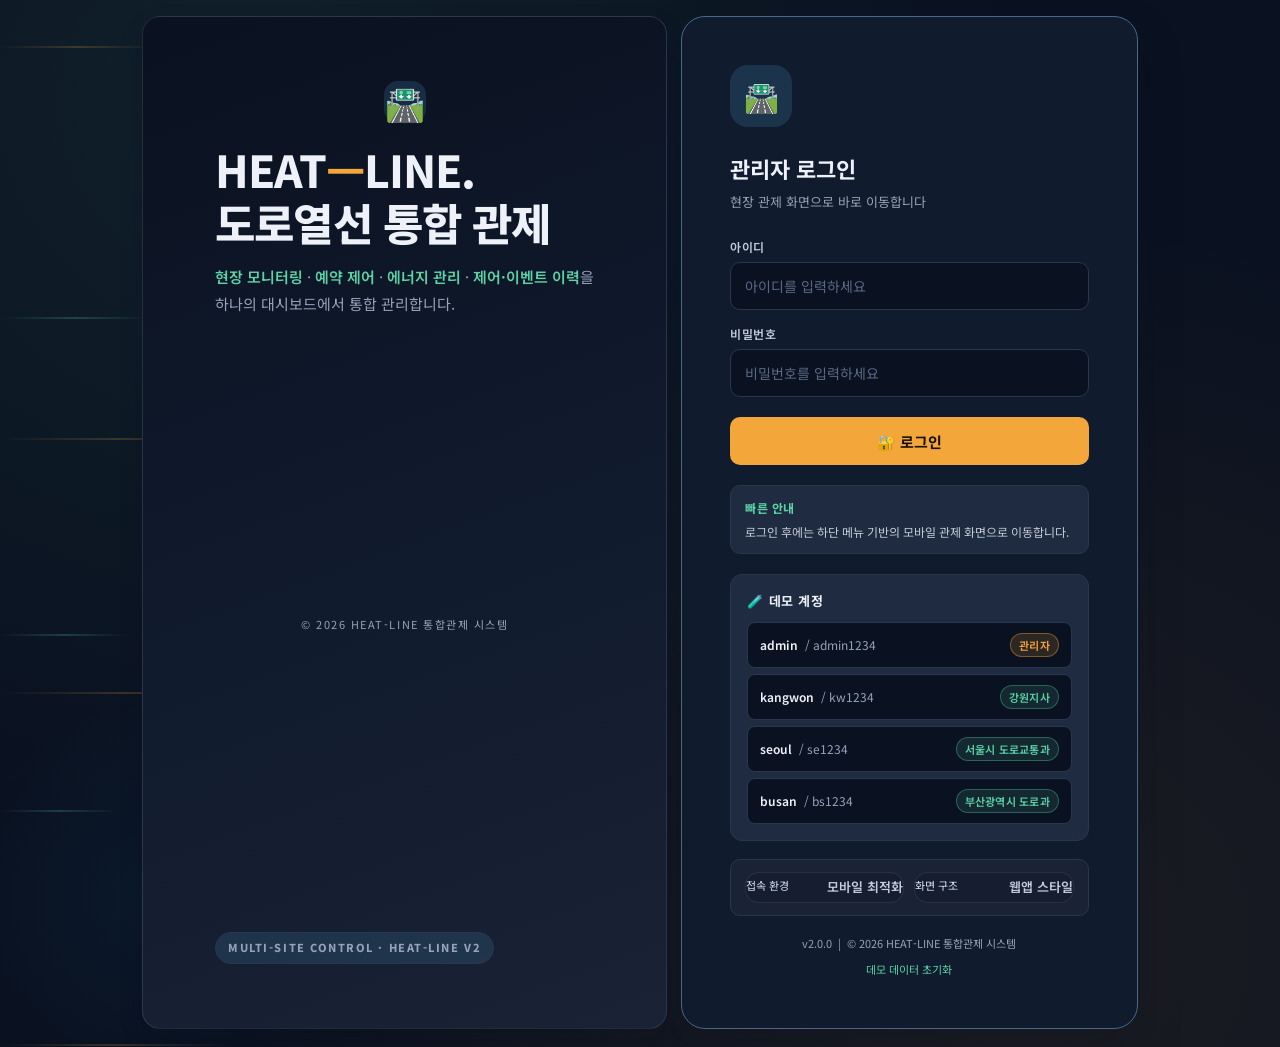
<file: customers.html>
<!DOCTYPE html>
<html lang="ko">
<head>
  <meta charset="UTF-8">
  <meta name="viewport" content="width=device-width, initial-scale=1.0">
  <meta name="theme-color" content="#0A1120">
  <title>고객사 / 사용자 관리 - HEAT-LINE 통합관제</title>
  <link href="https://fonts.googleapis.com/css2?family=Noto+Sans+KR:wght@300;400;500;600;700;800;900&display=swap" rel="stylesheet">
  <link rel="stylesheet" href="css/style.css">
  <style>
    /* ===== HEAT-LINE v2 Theme (scoped, body.v2-theme 전용) ===== */
    body.v2-theme {
      --v2-bg:#0A1120; --v2-bg-2:#111B2E; --v2-panel:#1F2B41; --v2-panel-2:#1A2235;
      --v2-border:#2A3650; --v2-text:#EEF2F8; --v2-text-dim:#C5CDDB; --v2-text-mute:#96A2B8;
      --v2-amber:#F3A73B; --v2-amber-ink:#1A1200; --v2-mint:#5BD3A6; --v2-red:#F07070;
      --bg:var(--v2-bg); --bg-dark:var(--v2-bg); --bg-secondary:var(--v2-bg-2);
      --bg-card:var(--v2-panel); --panel:var(--v2-panel); --card:var(--v2-panel); --card-bg:var(--v2-panel);
      --border:var(--v2-border); --text:var(--v2-text); --text-primary:var(--v2-text);
      --text-secondary:var(--v2-text-dim); --text-muted:var(--v2-text-mute);
      --accent:var(--v2-amber); --primary:var(--v2-amber);
      background:var(--v2-bg); color:var(--v2-text);
      font-family:'Noto Sans KR',-apple-system,BlinkMacSystemFont,'Segoe UI',sans-serif;
    }
    body.v2-theme .app-layout, body.v2-theme .main-content, body.v2-theme .page-body {
      background:var(--v2-bg); color:var(--v2-text);
    }
    body.v2-theme .sidebar { background:var(--v2-bg-2); border-right:1px solid var(--v2-border); color:var(--v2-text-dim); }
    body.v2-theme .sidebar a, body.v2-theme .sidebar .nav-item { color:var(--v2-text-dim); }
    body.v2-theme .sidebar a:hover, body.v2-theme .sidebar .nav-item:hover, body.v2-theme .sidebar .nav-item.active {
      background:var(--v2-panel); color:var(--v2-amber);
    }
    body.v2-theme .app-header, body.v2-theme .header { background:var(--v2-bg-2); border-bottom:1px solid var(--v2-border); color:var(--v2-text); }
    body.v2-theme .table-section, body.v2-theme .stat-card, body.v2-theme .filter-toolbar {
      background:var(--v2-panel); border:1px solid var(--v2-border); border-radius:14px;
      color:var(--v2-text); box-shadow:0 6px 24px rgba(0,0,0,0.25);
    }
    body.v2-theme .table-header h2, body.v2-theme h1, body.v2-theme h2, body.v2-theme h3 { color:var(--v2-text); }
    body.v2-theme .table-header a { color:var(--v2-mint) !important; }
    body.v2-theme thead th { background:var(--v2-panel-2); color:var(--v2-text-mute); border-bottom:1px solid var(--v2-border); font-size:12px; letter-spacing:0.04em; }
    body.v2-theme tbody td { border-bottom:1px solid var(--v2-border); color:var(--v2-text-dim); }
    body.v2-theme tbody tr:hover { background:rgba(91,211,166,0.04); }
    body.v2-theme .log-item { border-bottom:1px solid var(--v2-border); color:var(--v2-text); }
    body.v2-theme .log-item:hover { background:rgba(91,211,166,0.05); }
    body.v2-theme .log-item .log-msg { color:var(--v2-text); }
    body.v2-theme .log-item .log-meta { color:var(--v2-text-mute); }
    body.v2-theme .form-label { display:block; font-size:13px; color:var(--v2-text-mute); margin-bottom:6px; font-weight:600; }
    body.v2-theme .form-input, body.v2-theme .form-select, body.v2-theme .form-textarea,
    body.v2-theme .form-control {
      width:100%; background:var(--v2-bg); border:1px solid var(--v2-border); color:var(--v2-text);
      border-radius:10px; padding:10px 12px; outline:none; font-size:14px;
    }
    body.v2-theme .form-input:focus, body.v2-theme .form-select:focus, body.v2-theme .form-textarea:focus,
    body.v2-theme .form-control:focus {
      border-color:var(--v2-amber); box-shadow:0 0 0 3px rgba(243,167,59,0.12);
    }
    body.v2-theme .search-box input {
      background:var(--v2-bg); border:1px solid var(--v2-border); color:var(--v2-text);
      border-radius:8px; padding:8px 10px; outline:none;
    }
    body.v2-theme .search-box input::placeholder { color:var(--v2-text-mute); }
    body.v2-theme .search-box input:focus { border-color:var(--v2-amber); }
    body.v2-theme .btn-primary { background:var(--v2-amber); color:var(--v2-amber-ink); border:none; font-weight:700; }
    body.v2-theme .btn-primary:hover { filter:brightness(1.08); }
    body.v2-theme .btn-secondary { background:var(--v2-panel-2); color:var(--v2-text-dim); border:1px solid var(--v2-border); }
    body.v2-theme .btn-secondary:hover { border-color:var(--v2-amber); color:var(--v2-amber); }
    body.v2-theme .btn-danger { background:var(--v2-red); color:#1A0A0A; border:none; font-weight:700; }
    body.v2-theme .btn-warning { background:var(--v2-amber); color:var(--v2-amber-ink); border:none; font-weight:700; }
    body.v2-theme .btn-success { background:var(--v2-mint); color:#0A1A14; border:none; font-weight:700; }
    body.v2-theme .badge { border-radius:999px; }
    body.v2-theme .badge-online { background:rgba(91,211,166,0.14); color:var(--v2-mint); border:1px solid rgba(91,211,166,0.35); }
    body.v2-theme .badge-warning { background:rgba(243,167,59,0.14); color:var(--v2-amber); border:1px solid rgba(243,167,59,0.4); }
    body.v2-theme .badge-danger { background:rgba(240,112,112,0.14); color:var(--v2-red); border:1px solid rgba(240,112,112,0.4); }
    body.v2-theme .badge-offline { background:rgba(150,162,184,0.12); color:var(--v2-text-mute); border:1px solid rgba(150,162,184,0.3); }
    body.v2-theme .modal-backdrop { background:rgba(10,17,32,0.72); }
    body.v2-theme .modal-box { background:var(--v2-panel); border:1px solid var(--v2-border); color:var(--v2-text); border-radius:14px; box-shadow:0 16px 48px rgba(0,0,0,0.4); }
    body.v2-theme .modal-header { border-bottom:1px solid var(--v2-border); }
    body.v2-theme .modal-title { color:var(--v2-text); }
    body.v2-theme .modal-close { color:var(--v2-text-mute); }
    body.v2-theme .confirm-modal { color:var(--v2-text-dim); }
    body.v2-theme .modal-footer { border-top:1px solid var(--v2-border); }
    body.v2-theme a { color:var(--v2-mint); }
    body.v2-theme code { color:var(--v2-mint); }
    body.v2-theme ::-webkit-scrollbar { width:10px; height:10px; }
    body.v2-theme ::-webkit-scrollbar-thumb { background:var(--v2-border); border-radius:8px; }
    body.v2-theme ::-webkit-scrollbar-track { background:var(--v2-bg); }
  </style>

</head>
<body class="v2-theme">
  <div id="sidebar-placeholder"></div>

  <div class="app-layout">
    <div class="main-content">
      <div id="header-placeholder"></div>

      <div class="page-body">
        <div id="admin-stats"></div>

        <div style="background:var(--bg-card);border:1px solid var(--border);border-radius:var(--radius);padding:16px 20px;margin-bottom:20px;display:flex;gap:12px;flex-wrap:wrap;align-items:center;">
          <div class="search-box" style="min-width:260px;">
            <span>🔎</span>
            <input type="text" id="search-input" placeholder="고객사명, 사용자명, 아이디 검색..." oninput="renderAll()">
          </div>
          <select id="filter-user-role" onchange="renderUsersTable()" class="form-select compact-select">
            <option value="">전체 권한</option>
            <option value="admin">관리자</option>
            <option value="customer">고객</option>
          </select>
          <select id="filter-user-state" onchange="renderUsersTable()" class="form-select compact-select">
            <option value="">전체 상태</option>
            <option value="active">활성</option>
            <option value="inactive">비활성</option>
            <option value="unassigned">미할당</option>
          </select>
          <div style="margin-left:auto;display:flex;gap:8px;flex-wrap:wrap;">
            <button class="btn btn-secondary btn-sm" onclick="loadAll()">🔄 새로고침</button>
            <button class="btn btn-primary btn-sm" onclick="openCustomerModal()">🏢 고객사 등록</button>
            <button class="btn btn-primary btn-sm" onclick="openUserModal()">👤 사용자 등록</button>
          </div>
        </div>

        <div class="table-section" style="margin-bottom:24px;">
          <div class="table-header">
            <h2>🏢 고객사 관리</h2>
            <div id="customer-count" style="font-size:13px;color:#94a3b8"></div>
          </div>
          <div id="customer-grid" class="customer-grid">
            <div style="padding:48px;text-align:center;color:#64748b;grid-column:1/-1;">로딩 중...</div>
          </div>
        </div>

        <div class="table-section">
          <div class="table-header">
            <h2>👤 사용자 계정 관리</h2>
            <div id="user-count" style="font-size:13px;color:#94a3b8"></div>
          </div>
          <div class="table-responsive">
            <table>
              <thead>
                <tr>
                  <th>아이디</th>
                  <th>이름</th>
                  <th>권한</th>
                  <th>소속 고객사</th>
                  <th>상태</th>
                  <th>생성일</th>
                  <th>관리</th>
                </tr>
              </thead>
              <tbody id="users-tbody">
                <tr><td colspan="7" style="text-align:center;padding:30px;color:#64748b">로딩 중...</td></tr>
              </tbody>
            </table>
          </div>
        </div>
      </div>
    </div>
  </div>

  <div id="toast-container" class="toast-container"></div>

  <div id="confirm-modal" class="modal-backdrop">
    <div class="modal-box" style="max-width:460px;">
      <div class="modal-header">
        <div class="modal-title confirm-title">확인</div>
        <button class="modal-close" onclick="closeModal('confirm-modal')">✕</button>
      </div>
      <div class="modal-body confirm-modal" style="text-align:center;padding:26px 24px;">
        <div style="font-size:42px;margin-bottom:10px;">⚠️</div>
        <div class="confirm-msg" style="color:#cbd5e1;line-height:1.6;"></div>
      </div>
      <div class="modal-footer">
        <button class="btn btn-secondary" onclick="closeModal('confirm-modal')">취소</button>
        <button class="btn btn-danger" id="confirm-ok-btn">확인</button>
      </div>
    </div>
  </div>

  <div id="customer-modal" class="modal-backdrop">
    <div class="modal-box" style="max-width:760px;">
      <div class="modal-header">
        <div class="modal-title" id="customer-modal-title">고객사 등록</div>
        <button class="modal-close" onclick="closeModal('customer-modal')">✕</button>
      </div>
      <div class="modal-body">
        <div class="form-grid-two">
          <div>
            <label class="form-label">고객사명 *</label>
            <input id="form-company-name" class="form-input" type="text" placeholder="예: 강원도로청">
          </div>
          <div>
            <label class="form-label">담당자명</label>
            <input id="form-contact-name" class="form-input" type="text" placeholder="예: 홍길동">
          </div>
          <div>
            <label class="form-label">연락처</label>
            <input id="form-contact-phone" class="form-input" type="text" placeholder="예: 010-1234-5678">
          </div>
          <div>
            <label class="form-label">이메일</label>
            <input id="form-contact-email" class="form-input" type="email" placeholder="예: manager@example.com">
          </div>
          <div style="grid-column:1 / -1;">
            <label class="form-label">주소</label>
            <input id="form-address" class="form-input" type="text" placeholder="예: 강원특별자치도 춘천시 ...">
          </div>
          <div style="display:flex;align-items:center;gap:8px;">
            <input id="form-customer-active" type="checkbox" checked>
            <label for="form-customer-active">활성 상태</label>
          </div>
        </div>
      </div>
      <div class="modal-footer">
        <button class="btn btn-secondary" onclick="closeModal('customer-modal')">취소</button>
        <button class="btn btn-primary" id="customer-save-btn" onclick="saveCustomer()">저장</button>
      </div>
    </div>
  </div>

  <div id="user-modal" class="modal-backdrop">
    <div class="modal-box" style="max-width:780px;">
      <div class="modal-header">
        <div class="modal-title" id="user-modal-title">사용자 등록</div>
        <button class="modal-close" onclick="closeModal('user-modal')">✕</button>
      </div>
      <div class="modal-body">
        <div class="form-grid-two">
          <div>
            <label class="form-label">로그인 아이디 *</label>
            <input id="form-username" class="form-input" type="text" placeholder="예: gangwon_admin">
          </div>
          <div>
            <label class="form-label">이름</label>
            <input id="form-full-name" class="form-input" type="text" placeholder="예: 강원 관리자">
          </div>
          <div>
            <label class="form-label">초기 비밀번호 <span id="password-help" style="font-weight:400;color:#94a3b8">*</span></label>
            <input id="form-password" class="form-input" type="password" placeholder="등록 시 필수, 수정 시 비우면 유지">
          </div>
          <div>
            <label class="form-label">권한 *</label>
            <select id="form-role" class="form-select" onchange="handleRoleChange()">
              <option value="customer">고객 사용자</option>
              <option value="admin">관리자</option>
            </select>
          </div>
          <div id="customer-select-wrap" style="grid-column:1 / -1;">
            <label class="form-label">소속 고객사 *</label>
            <select id="form-user-customer-id" class="form-select"></select>
            <div style="font-size:12px;color:#94a3b8;margin-top:6px;">고객 사용자일 때 필수입니다. 관리자 계정은 고객사 소속 없이 운영 가능합니다.</div>
          </div>
          <div style="display:flex;align-items:center;gap:8px;">
            <input id="form-user-active" type="checkbox" checked>
            <label for="form-user-active">활성 상태</label>
          </div>
        </div>
      </div>
      <div class="modal-footer">
        <button class="btn btn-secondary" onclick="closeModal('user-modal')">취소</button>
        <button class="btn btn-primary" id="user-save-btn" onclick="saveUser()">저장</button>
      </div>
    </div>
  </div>

  <style>
    .customer-grid {
      display:grid;
      grid-template-columns:repeat(auto-fit, minmax(330px, 1fr));
      gap:18px;
    }
    .customer-card {
      background:linear-gradient(180deg, rgba(15,23,42,.82), rgba(15,23,42,.62));
      border:1px solid var(--border);
      border-radius:18px;
      padding:18px;
      box-shadow:0 14px 30px rgba(2,6,23,.18);
    }
    .customer-stats {
      display:grid;
      grid-template-columns:repeat(4, 1fr);
      gap:8px;
      margin:14px 0 16px;
    }
    .customer-stat {
      background:var(--bg-dark);
      border:1px solid rgba(148,163,184,.12);
      border-radius:12px;
      padding:12px 8px;
      text-align:center;
    }
    .customer-stat .num { font-size:20px; font-weight:800; }
    .customer-stat .label { font-size:11px; color:#94a3b8; margin-top:3px; }
    .form-label { display:block; font-size:13px; color:#94a3b8; margin-bottom:6px; font-weight:600; }
    .form-input, .form-select {
      width:100%; background:var(--bg-dark); border:1px solid var(--border); color:var(--text-primary);
      border-radius:10px; padding:11px 12px; outline:none; font-size:14px;
    }
    .compact-select { min-width:170px; }
    .form-grid-two {
      display:grid;
      grid-template-columns:repeat(2, minmax(0, 1fr));
      gap:14px;
    }
    .action-row { display:flex; gap:8px; flex-wrap:wrap; }
    @media (max-width: 900px) {
      .form-grid-two { grid-template-columns:1fr; }
      .customer-stats { grid-template-columns:repeat(2, 1fr); }
    }
  </style>

  <script src="js/app.js?v=20260407-2"></script>
  <script>
    let session = null;
    let allCustomers = [];
    let allControllers = [];
    let allUsers = [];
    let editingCustomerId = null;
    let editingUserId = null;

    function $(id) { return document.getElementById(id); }

    function openModal(id) {
      const el = $(id);
      if (el) el.style.display = 'flex';
    }

    function showConfirm(message, onConfirm, title = '확인') {
      document.querySelector('#confirm-modal .confirm-title').textContent = title;
      document.querySelector('#confirm-modal .confirm-msg').textContent = message;
      $('confirm-ok-btn').onclick = () => {
        closeModal('confirm-modal');
        onConfirm();
      };
      openModal('confirm-modal');
    }

    function getCustomerMap() {
      const map = {};
      allCustomers.forEach(item => { map[String(item.id)] = item; });
      return map;
    }

    function applySearch(items, mapper) {
      const q = $('search-input').value.trim().toLowerCase();
      if (!q) return items;
      return items.filter(item => mapper(item).toLowerCase().includes(q));
    }

    function renderStats() {
      const unassignedUsers = allUsers.filter(u => u.role === 'customer' && !u.customer_id).length;
      const stats = {
        totalCustomers: allCustomers.length,
        activeCustomers: allCustomers.filter(c => c.is_active).length,
        totalUsers: allUsers.length,
        activeUsers: allUsers.filter(u => u.is_active).length,
        unassignedUsers
      };
      $('admin-stats').innerHTML = `
        <div style="display:grid;grid-template-columns:repeat(auto-fit,minmax(180px,1fr));gap:16px;margin-bottom:24px;">
          <div class="stat-card total"><div class="stat-icon">🏢</div><div class="stat-value">${stats.totalCustomers}</div><div class="stat-label">전체 고객사</div></div>
          <div class="stat-card online"><div class="stat-icon">✅</div><div class="stat-value">${stats.activeCustomers}</div><div class="stat-label">활성 고객사</div></div>
          <div class="stat-card info"><div class="stat-icon">👤</div><div class="stat-value">${stats.totalUsers}</div><div class="stat-label">전체 사용자</div></div>
          <div class="stat-card online"><div class="stat-icon">🔐</div><div class="stat-value">${stats.activeUsers}</div><div class="stat-label">활성 계정</div></div>
          <div class="stat-card warning"><div class="stat-icon">📌</div><div class="stat-value">${stats.unassignedUsers}</div><div class="stat-label">미할당 고객계정</div></div>
        </div>`;
    }

    function renderCustomerCards() {
      const grid = $('customer-grid');
      const searched = applySearch(allCustomers, c => [c.company_name, c.contact_name, c.contact_phone, c.contact_email, c.address].join(' '));
      $('customer-count').textContent = `총 ${searched.length}개 표시`;

      if (!searched.length) {
        grid.innerHTML = `<div style="padding:48px;text-align:center;color:#64748b;grid-column:1/-1;">표시할 고객사가 없습니다.</div>`;
        return;
      }

      grid.innerHTML = searched.map(cust => {
        const controllers = allControllers.filter(c => String(c.customer_id) === String(cust.id));
        const users = allUsers.filter(u => String(u.customer_id || '') === String(cust.id));
        const online = controllers.filter(c => c.status === 'online').length;
        const asUrgent = controllers.filter(c => {
          const d = Utils.calcAsRemaining(c.as_expire_at);
          return d !== null && d <= 30;
        }).length;
        return `
          <div class="customer-card">
            <div style="display:flex;justify-content:space-between;gap:10px;align-items:flex-start;">
              <div>
                <div style="font-size:19px;font-weight:800;margin-bottom:4px;">${cust.company_name}</div>
                <div style="font-size:13px;color:#94a3b8;line-height:1.5;">담당자 ${cust.contact_name || '-'} · 연락처 ${cust.contact_phone || '-'}</div>
              </div>
              <span class="badge ${cust.is_active ? 'badge-online' : 'badge-offline'}">${cust.is_active ? '활성' : '비활성'}</span>
            </div>
            <div style="font-size:12px;color:#94a3b8;margin-top:10px;line-height:1.6;">
              <div>📧 ${cust.contact_email || '-'}</div>
              <div>📍 ${cust.address || '-'}</div>
            </div>
            <div class="customer-stats">
              <div class="customer-stat"><div class="num">${controllers.length}</div><div class="label">장비</div></div>
              <div class="customer-stat"><div class="num" style="color:#10b981">${online}</div><div class="label">온라인</div></div>
              <div class="customer-stat"><div class="num">${users.length}</div><div class="label">사용자</div></div>
              <div class="customer-stat"><div class="num" style="color:${asUrgent > 0 ? '#ef4444' : '#10b981'}">${asUrgent}</div><div class="label">AS임박</div></div>
            </div>
            <div class="action-row">
              <button class="btn btn-secondary btn-sm" onclick="openCustomerModal('${cust.id}')">✏️ 수정</button>
              <button class="btn btn-secondary btn-sm" onclick="openUserModal(null, '${cust.id}')">👤 계정추가</button>
              <button class="btn btn-secondary btn-sm" onclick="location.href='controllers.html?customer=${cust.id}'">🖥️ 장비보기</button>
              <button class="btn btn-danger btn-sm" onclick="removeCustomer('${cust.id}')">🗑️ 삭제</button>
            </div>
          </div>`;
      }).join('');
    }

    function renderUsersTable() {
      const tbody = $('users-tbody');
      const custMap = getCustomerMap();
      const roleFilter = $('filter-user-role').value;
      const stateFilter = $('filter-user-state').value;

      let items = applySearch(allUsers, u => [u.username, u.full_name, custMap[String(u.customer_id)]?.company_name || ''].join(' '));
      if (roleFilter) items = items.filter(u => u.role === roleFilter);
      if (stateFilter === 'active') items = items.filter(u => u.is_active);
      if (stateFilter === 'inactive') items = items.filter(u => !u.is_active);
      if (stateFilter === 'unassigned') items = items.filter(u => u.role === 'customer' && !u.customer_id);

      $('user-count').textContent = `총 ${items.length}명 표시`;

      if (!items.length) {
        tbody.innerHTML = `<tr><td colspan="7" style="text-align:center;padding:24px;color:#64748b">표시할 사용자가 없습니다.</td></tr>`;
        return;
      }

      tbody.innerHTML = items.map(u => {
        const customer = custMap[String(u.customer_id)];
        const customerLabel = u.role === 'admin' ? '시스템 관리자' : (customer ? customer.company_name : '미할당');
        return `
          <tr>
            <td><div style="font-family:monospace;font-weight:700;">${u.username}</div></td>
            <td>${u.full_name || '-'}</td>
            <td><span class="badge ${u.role === 'admin' ? 'badge-danger' : 'badge-info'}">${u.role === 'admin' ? '관리자' : '고객'}</span></td>
            <td>${customerLabel}</td>
            <td><span class="badge ${u.is_active ? 'badge-online' : 'badge-offline'}">${u.is_active ? '활성' : '비활성'}</span></td>
            <td style="font-size:12px;color:#94a3b8;">${Utils.formatDateTime(u.created_at)}</td>
            <td><button class="btn btn-secondary btn-sm" onclick="openUserModal('${u.id}')">수정</button></td>
          </tr>`;
      }).join('');
    }

    function renderAll() {
      renderStats();
      renderCustomerCards();
      renderUsersTable();
    }

    function fillCustomerSelect(selectedId = '') {
      const select = $('form-user-customer-id');
      select.innerHTML = '<option value="">고객사를 선택하세요</option>';
      allCustomers.forEach(c => {
        select.innerHTML += `<option value="${c.id}">${c.company_name}</option>`;
      });
      select.value = selectedId ? String(selectedId) : '';
    }

    function openCustomerModal(customerId = null) {
      editingCustomerId = customerId;
      const item = customerId ? allCustomers.find(c => String(c.id) === String(customerId)) : null;
      $('customer-modal-title').textContent = item ? '고객사 수정' : '고객사 등록';
      $('customer-save-btn').textContent = item ? '수정 저장' : '등록';
      $('form-company-name').value = item?.company_name || '';
      $('form-contact-name').value = item?.contact_name || '';
      $('form-contact-phone').value = item?.contact_phone || '';
      $('form-contact-email').value = item?.contact_email || '';
      $('form-address').value = item?.address || '';
      $('form-customer-active').checked = item?.is_active !== false;
      openModal('customer-modal');
    }

    async function saveCustomer() {
      const btn = $('customer-save-btn');
      const prev = btn.textContent;
      btn.disabled = true;
      btn.textContent = '저장 중...';
      try {
        const payload = {
          company_name: $('form-company-name').value.trim(),
          contact_name: $('form-contact-name').value.trim() || null,
          contact_phone: $('form-contact-phone').value.trim() || null,
          contact_email: $('form-contact-email').value.trim() || null,
          address: $('form-address').value.trim() || null,
          is_active: $('form-customer-active').checked
        };
        if (!payload.company_name) throw new Error('고객사명은 필수입니다.');
        if (editingCustomerId) {
          await API.updateCustomer(editingCustomerId, payload);
          Utils.toast('수정 완료', '고객사 정보가 수정되었습니다.', 'success');
        } else {
          await API.createCustomer(payload);
          Utils.toast('등록 완료', '고객사가 등록되었습니다.', 'success');
        }
        closeModal('customer-modal');
        await loadAll();
      } catch (error) {
        Utils.toast('저장 실패', error.message, 'error');
      } finally {
        btn.disabled = false;
        btn.textContent = prev;
      }
    }

    function removeCustomer(customerId) {
      const item = allCustomers.find(c => String(c.id) === String(customerId));
      if (!item) return;
      showConfirm(
        `${item.company_name} 고객사를 삭제할까요?\n장비가 남아 있으면 삭제되지 않습니다.\n연결된 사용자 계정은 자동으로 고객사 연결이 해제됩니다.`,
        async () => {
          try {
            const result = await API.deleteCustomer(customerId);
            const detached = result?.detached_user_count || 0;
            Utils.toast('삭제 완료', detached > 0 ? `고객사 삭제 + 사용자 ${detached}명 자동 해제` : '고객사를 삭제했습니다.', 'success');
            await loadAll();
          } catch (error) {
            Utils.toast('삭제 실패', error.message, 'error');
          }
        },
        '고객사 삭제'
      );
    }

    function handleRoleChange() {
      const role = $('form-role').value;
      const wrap = $('customer-select-wrap');
      const select = $('form-user-customer-id');
      if (role === 'admin') {
        wrap.style.opacity = '0.65';
        select.value = '';
        select.disabled = true;
      } else {
        wrap.style.opacity = '1';
        select.disabled = false;
      }
    }

    function openUserModal(userId = null, presetCustomerId = null) {
      editingUserId = userId;
      const user = userId ? allUsers.find(u => String(u.id) === String(userId)) : null;
      $('user-modal-title').textContent = user ? '사용자 수정' : '사용자 등록';
      $('user-save-btn').textContent = user ? '수정 저장' : '등록';
      $('form-username').disabled = !!user;
      $('form-username').value = user?.username || '';
      $('form-full-name').value = user?.full_name || '';
      $('form-password').value = '';
      $('form-role').value = user?.role || 'customer';
      fillCustomerSelect(user?.customer_id || presetCustomerId || '');
      $('form-user-active').checked = user?.is_active !== false;
      $('password-help').textContent = user ? '(비우면 기존 비밀번호 유지)' : '*';
      handleRoleChange();
      openModal('user-modal');
    }

    async function saveUser() {
      const btn = $('user-save-btn');
      const prev = btn.textContent;
      btn.disabled = true;
      btn.textContent = '저장 중...';
      try {
        const role = $('form-role').value;
        const payload = {
          full_name: $('form-full-name').value.trim() || null,
          role,
          customer_id: role === 'customer' ? (Number($('form-user-customer-id').value) || null) : null,
          is_active: $('form-user-active').checked
        };
        const username = $('form-username').value.trim();
        const password = $('form-password').value.trim();

        if (!editingUserId) {
          if (!username || !password) throw new Error('아이디와 초기 비밀번호는 필수입니다.');
          payload.username = username;
          payload.password = password;
          if (role === 'customer' && !payload.customer_id) throw new Error('고객 사용자에는 소속 고객사가 필요합니다.');
          await API.createUser(payload);
          Utils.toast('등록 완료', '사용자 계정이 생성되었습니다.', 'success');
        } else {
          if (password) payload.password = password;
          if (role === 'customer' && !payload.customer_id) throw new Error('고객 사용자에는 소속 고객사가 필요합니다.');
          await API.updateUser(editingUserId, payload);
          Utils.toast('수정 완료', '사용자 정보가 수정되었습니다.', 'success');
        }
        closeModal('user-modal');
        await loadAll();
      } catch (error) {
        Utils.toast('저장 실패', error.message, 'error');
      } finally {
        btn.disabled = false;
        btn.textContent = prev;
      }
    }

    async function loadAll() {
      try {
        [allCustomers, allControllers, allUsers] = await Promise.all([
          API.getAll(APP_TABLES.CUSTOMERS),
          API.getAll(APP_TABLES.CONTROLLERS),
          API.getAll(APP_TABLES.USERS)
        ]);
        renderAll();
      } catch (error) {
        Utils.toast('로딩 실패', error.message, 'error');
      }
    }

    async function init() {
      session = Auth.requireAuth();
      if (!session) return;
      if (session.role !== 'admin') {
        location.href = 'dashboard.html';
        return;
      }
      $('sidebar-placeholder').innerHTML = renderSidebar(session, 'customers');
      $('header-placeholder').innerHTML = renderHeader('고객사 / 사용자 관리', '고객사는 관리자가 등록하고, 사용자 아이디/비밀번호/권한도 관리자 계정에서 직접 배정합니다.');
      startClock();
      await loadAll();
    }

    init();
  </script>
</body>
</html>
</file>
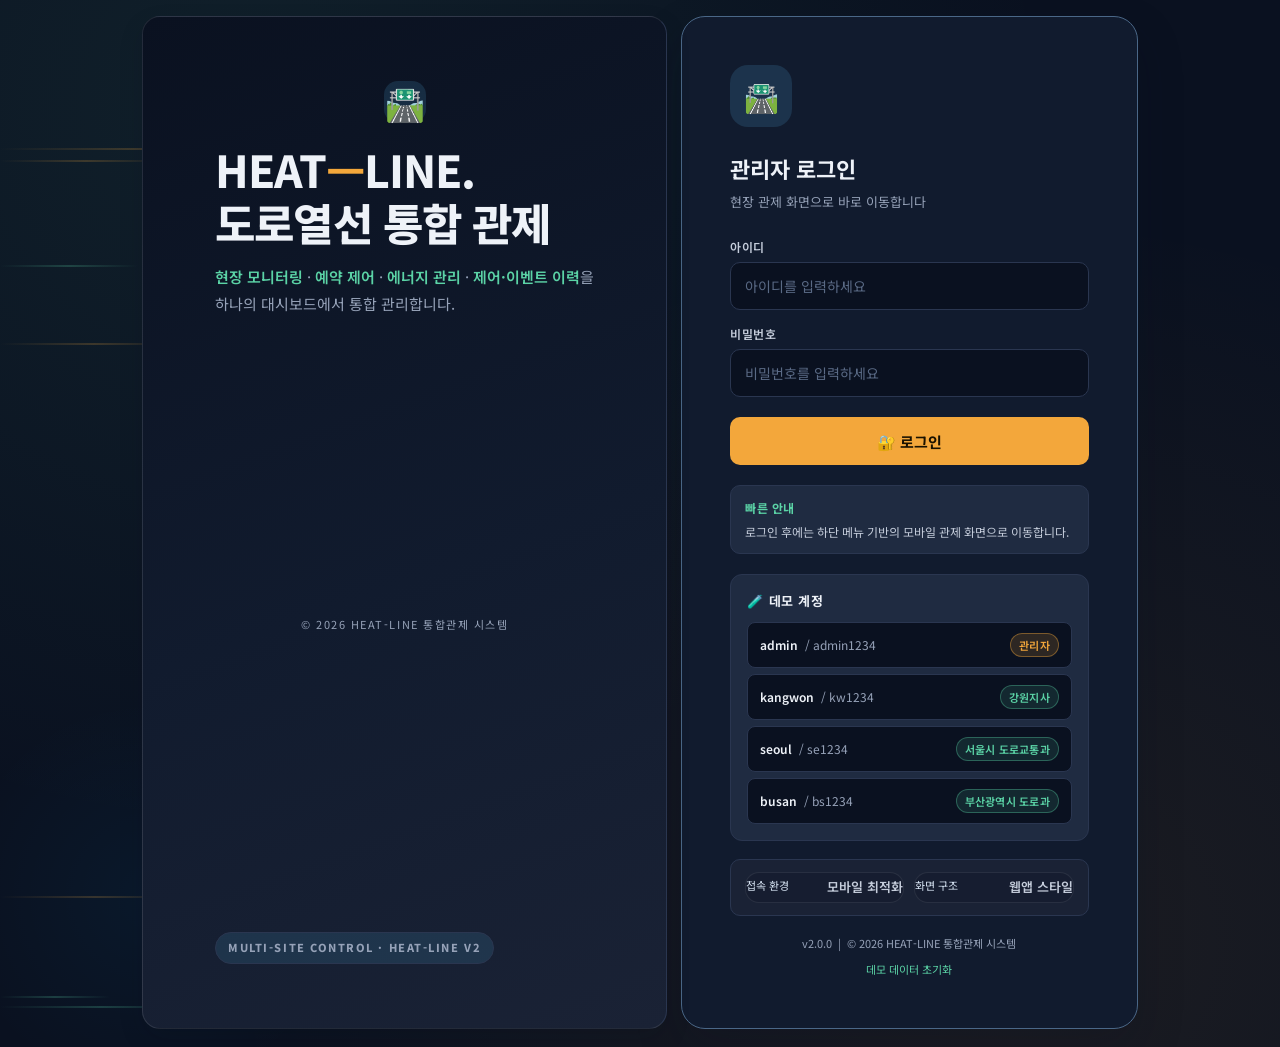
<file: detail.html>
<!DOCTYPE html>
<html lang="ko">
<head>
  <meta charset="UTF-8">
  <meta name="viewport" content="width=device-width, initial-scale=1.0, viewport-fit=cover">
  <meta name="theme-color" content="#0A1120">
  <meta name="apple-mobile-web-app-capable" content="yes">
  <meta name="apple-mobile-web-app-status-bar-style" content="black-translucent">
  <title>장비 상세 - HEAT-LINE 통합관제</title>
  <link href="https://fonts.googleapis.com/css2?family=Noto+Sans+KR:wght@300;400;500;600;700;800;900&display=swap" rel="stylesheet">
  <link rel="stylesheet" href="css/style.css">
  <style>
    .detail-layout-balanced {
      display: grid;
      gap: 18px;
    }

    .detail-row {
      display: grid;
      gap: 18px;
      align-items: stretch;
    }

    .detail-row-top {
      grid-template-columns: 1fr;
    }

    .equal-card {
      height: 100%;
      display: flex;
      flex-direction: column;
      min-height: 0;
    }

    .equal-card .detail-card-body {
      flex: 1;
      min-height: 0;
    }

    .video-section.equal-card .detail-card-body {
      display: flex;
      flex-direction: column;
      gap: 14px;
    }

    .video-section.equal-card .camera-box {
      flex: 1;
      min-height: 360px;
    }

    .remote-control-card .detail-card-body {
      display: flex;
      flex-direction: column;
    }

    .remote-control-card .control-grid {
      flex: 1;
      display: grid;
      gap: 16px;
    }

    .remote-card-header {
      display: flex;
      align-items: flex-start;
      justify-content: space-between;
      gap: 16px;
      flex-wrap: wrap;
    }

    .remote-card-title {
      display: flex;
      flex-direction: column;
      gap: 4px;
    }

    .remote-header-side {
      margin-left: auto;
      min-width: 280px;
      display: flex;
      flex-direction: column;
      gap: 8px;
      align-items: stretch;
    }

    .remote-clock-slot,
    .remote-subtitle-slot {
      width: 100%;
      min-height: 18px;
      display: flex;
      justify-content: flex-end;
    }

    .title-group > #controllerSubtitle,
    .video-tip,
    .badge-row,
    .helper-text,
    .top-header #header-clock {
      display: none !important;
    }

    .remote-clock-slot #header-clock {
      display: inline-flex !important;
      font-size: 12px !important;
      color: #C5CDDB !important;
      background: rgba(91, 211, 166, 0.08);
      border: 1px solid rgba(91, 211, 166, 0.25);
      border-radius: 8px;
      padding: 6px 10px;
      min-height: 18px;
      align-items: center;
      justify-content: center;
    }

    .remote-subtitle-slot #controllerSubtitle {
      display: block !important;
      margin: 0;
      width: 100%;
      font-size: 12px;
      color: #C5CDDB;
      background: rgba(238, 242, 248, 0.05);
      border: 1px solid #2A3650;
      border-radius: 8px;
      padding: 6px 10px;
      text-align: right;
      box-sizing: border-box;
    }

    @media (max-width: 980px) {
      .video-section.equal-card .camera-box {
        min-height: 280px;
      }

      .remote-card-header {
        flex-direction: column;
        align-items: stretch;
      }

      .remote-header-side {
        margin-left: 0;
        min-width: 0;
      }

      .remote-clock-slot,
      .remote-subtitle-slot {
        justify-content: flex-start;
      }

      .remote-subtitle-slot #controllerSubtitle {
        text-align: left;
      }
    }

    @media (max-width: 768px) {
      .detail-topbar {
        align-items: flex-start;
      }

      .video-section.equal-card .camera-box {
        min-height: 220px;
      }

      .control-row .btn {
        min-width: 0;
      }
    }

    /* ===== HEAT-LINE v2 Detail Theme (scoped, body.v2-theme 전용) ===== */
    body.v2-theme {
      --v2-bg: #0A1120;
      --v2-bg-2: #111B2E;
      --v2-panel: #1F2B41;
      --v2-panel-2: #1A2235;
      --v2-border: #2A3650;
      --v2-text: #EEF2F8;
      --v2-text-dim: #C5CDDB;
      --v2-text-mute: #96A2B8;
      --v2-amber: #F3A73B;
      --v2-amber-ink: #1A1200;
      --v2-mint: #5BD3A6;
      --v2-red: #F07070;

      --bg: var(--v2-bg);
      --bg-secondary: var(--v2-bg-2);
      --panel: var(--v2-panel);
      --card: var(--v2-panel);
      --card-bg: var(--v2-panel);
      --border: var(--v2-border);
      --text: var(--v2-text);
      --text-primary: var(--v2-text);
      --text-secondary: var(--v2-text-dim);
      --text-muted: var(--v2-text-mute);
      --accent: var(--v2-amber);
      --primary: var(--v2-amber);

      background: var(--v2-bg);
      color: var(--v2-text);
      font-family: 'Noto Sans KR', -apple-system, BlinkMacSystemFont, 'Segoe UI', sans-serif;
    }

    body.v2-theme .app-layout,
    body.v2-theme .main-content,
    body.v2-theme .page-body {
      background: var(--v2-bg);
      color: var(--v2-text);
    }

    body.v2-theme .sidebar {
      background: var(--v2-bg-2);
      border-right: 1px solid var(--v2-border);
      color: var(--v2-text-dim);
    }
    body.v2-theme .sidebar a,
    body.v2-theme .sidebar .nav-item {
      color: var(--v2-text-dim);
    }
    body.v2-theme .sidebar a:hover,
    body.v2-theme .sidebar .nav-item:hover,
    body.v2-theme .sidebar .nav-item.active {
      background: var(--v2-panel);
      color: var(--v2-amber);
    }
    body.v2-theme .app-header,
    body.v2-theme .header {
      background: var(--v2-bg-2);
      border-bottom: 1px solid var(--v2-border);
      color: var(--v2-text);
    }

    body.v2-theme .detail-topbar .title-group h1,
    body.v2-theme #controllerTitle {
      color: var(--v2-text);
    }

    body.v2-theme .detail-card {
      background: var(--v2-panel);
      border: 1px solid var(--v2-border);
      border-radius: 14px;
      color: var(--v2-text);
      box-shadow: 0 6px 24px rgba(0,0,0,0.25);
    }
    body.v2-theme .detail-card-header {
      border-bottom: 1px solid var(--v2-border);
    }
    body.v2-theme .detail-card-header h2 { color: var(--v2-text); }
    body.v2-theme .detail-card-meta { color: var(--v2-text-mute); }
    body.v2-theme .video-tip { color: var(--v2-text-mute); }

    /* 상태 배지 v2 톤 */
    body.v2-theme .badge { border-radius: 999px; }
    body.v2-theme .badge.status-online {
      background: rgba(91,211,166,0.14);
      color: var(--v2-mint);
      border: 1px solid rgba(91,211,166,0.35);
    }
    body.v2-theme .badge.status-warning {
      background: rgba(243,167,59,0.14);
      color: var(--v2-amber);
      border: 1px solid rgba(243,167,59,0.4);
    }
    body.v2-theme .badge.status-error {
      background: rgba(240,112,112,0.14);
      color: var(--v2-red);
      border: 1px solid rgba(240,112,112,0.4);
    }
    body.v2-theme .badge.status-offline {
      background: rgba(150,162,184,0.12);
      color: var(--v2-text-mute);
      border: 1px solid rgba(150,162,184,0.3);
    }
    body.v2-theme .badge.snow-on {
      background: rgba(91,211,166,0.14);
      color: var(--v2-mint);
      border: 1px solid rgba(91,211,166,0.35);
    }
    body.v2-theme .badge.snow-off {
      background: rgba(150,162,184,0.12);
      color: var(--v2-text-mute);
      border: 1px solid rgba(150,162,184,0.3);
    }
    body.v2-theme .badge.heater-on {
      background: rgba(243,167,59,0.14);
      color: var(--v2-amber);
      border: 1px solid rgba(243,167,59,0.4);
    }
    body.v2-theme .badge.heater-off {
      background: rgba(150,162,184,0.12);
      color: var(--v2-text-mute);
      border: 1px solid rgba(150,162,184,0.3);
    }

    /* 카메라 영역 */
    body.v2-theme .camera-box {
      background: var(--v2-bg);
      border: 1px solid var(--v2-border);
      border-radius: 12px;
      overflow: hidden;
    }
    body.v2-theme #cameraStream {
      width: 100%;
      height: 100%;
      object-fit: contain;
      background: #05080F;
    }
    body.v2-theme .camera-empty { color: var(--v2-text-mute); }
    body.v2-theme .helper-text { color: var(--v2-text-mute); }
    body.v2-theme .helper-text code {
      color: var(--v2-mint);
      background: rgba(91,211,166,0.08);
      padding: 1px 6px;
      border-radius: 6px;
    }

    /* 원격 제어 */
    body.v2-theme .control-block h3 { color: var(--v2-text); }
    body.v2-theme .footer-note { color: var(--v2-text-mute); }
    body.v2-theme .btn-danger {
      background: var(--v2-red);
      color: #1A0A0A;
      border: none;
      font-weight: 700;
    }
    body.v2-theme .btn-danger:hover { filter: brightness(1.08); }
    body.v2-theme .btn-success {
      background: var(--v2-mint);
      color: #0A1A14;
      border: none;
      font-weight: 700;
    }
    body.v2-theme .btn-success:hover { filter: brightness(1.08); }
    body.v2-theme .btn-danger:disabled,
    body.v2-theme .btn-success:disabled {
      opacity: 0.45;
      cursor: not-allowed;
      filter: none;
    }
    body.v2-theme .btn-secondary {
      background: var(--v2-panel-2);
      color: var(--v2-text-dim);
      border: 1px solid var(--v2-border);
    }
    body.v2-theme .btn-primary {
      background: var(--v2-amber);
      color: var(--v2-amber-ink);
      border: none;
      font-weight: 700;
    }

    /* 영상 전체화면 버튼 + 전체화면 모드 */
    .cam-fullscreen-btn {
      background: var(--v2-panel-2, #1A2235);
      border: 1px solid var(--v2-border, #2A3650);
      color: var(--v2-text-dim, #C5CDDB);
      border-radius: 8px;
      padding: 5px 11px;
      font-size: 12px;
      font-weight: 600;
      cursor: pointer;
      font-family: inherit;
      white-space: nowrap;
      transition: border-color .15s, color .15s;
    }
    .cam-fullscreen-btn:hover { border-color: var(--v2-amber, #F3A73B); color: var(--v2-amber, #F3A73B); }
    .camera-box.cam-fullscreen {
      position: fixed; inset: 0; z-index: 9999;
      border-radius: 0; border: none; min-height: 0 !important;
    }
    .camera-box.cam-fullscreen #cameraStream { object-fit: contain; }
    .camera-box.cam-fullscreen .cam-fs-exit {
      position: absolute; top: 16px; right: 16px; z-index: 10001;
      background: rgba(10,17,32,0.8); color: #EEF2F8;
      border: 1px solid #2A3650; border-radius: 8px;
      padding: 8px 14px; font-size: 13px; cursor: pointer; font-family: inherit;
    }
    .cam-fs-exit { display: none; }
    .camera-box.cam-fullscreen .cam-fs-exit { display: block; }

    /* 전체화면 오버레이: 상태 배지 + 제어 버튼 */
    .cam-overlay { display: none; }
    .camera-box.cam-fullscreen .cam-overlay { display: block; }
    .cam-overlay-badges {
      position: absolute; top: 16px; left: 16px; z-index: 10001;
      display: flex; gap: 8px; flex-wrap: wrap;
    }
    .cam-overlay-badges .badge {
      backdrop-filter: blur(6px);
      box-shadow: 0 4px 16px rgba(0,0,0,0.45);
      font-size: 13px;
      padding: 7px 14px;
    }
    .cam-overlay-controls {
      position: absolute; bottom: 20px; left: 50%; transform: translateX(-50%);
      z-index: 10001; display: flex; gap: 10px;
    }
    .cam-overlay-controls .btn {
      padding: 11px 22px; font-size: 14px; font-weight: 700;
      border-radius: 10px; cursor: pointer; font-family: inherit;
      box-shadow: 0 6px 20px rgba(0,0,0,0.5);
      backdrop-filter: blur(6px);
      transition: filter .15s, transform .05s;
    }
    .cam-overlay-controls .btn:active { transform: translateY(1px); }
    .cam-overlay-controls .btn:disabled { opacity: 0.4; cursor: not-allowed; box-shadow: none; }
    .cam-overlay-controls .fs-heat-on { background: rgba(91,211,166,0.9); color: #0A1A14; border: none; }
    .cam-overlay-controls .fs-heat-on:hover:not(:disabled) { filter: brightness(1.08); }
    .cam-overlay-controls .fs-heat-off { background: rgba(240,112,112,0.9); color: #1A0A0A; border: none; }
    .cam-overlay-controls .fs-heat-off:hover:not(:disabled) { filter: brightness(1.08); }

    /* 전체화면 전용 인페이지 확인창 (네이티브 confirm은 전체화면을 해제하므로 대체) */
    .cam-fs-confirm {
      position: absolute; inset: 0; z-index: 10002;
      display: none; align-items: center; justify-content: center;
      background: rgba(10,17,32,0.55); backdrop-filter: blur(3px);
    }
    .cam-fs-confirm.show { display: flex; }
    .cam-fs-confirm .box {
      background: #1F2B41; border: 1px solid #2A3650; border-radius: 14px;
      padding: 22px 24px; min-width: 280px; max-width: 86%;
      box-shadow: 0 16px 48px rgba(0,0,0,0.5); text-align: center;
      font-family: 'Noto Sans KR', sans-serif;
    }
    .cam-fs-confirm .msg { font-size: 15px; font-weight: 600; color: #EEF2F8; margin-bottom: 18px; line-height: 1.6; }
    .cam-fs-confirm .row { display: flex; gap: 10px; justify-content: center; }
    .cam-fs-confirm .row button {
      padding: 10px 22px; border-radius: 10px; font-size: 14px; font-weight: 700;
      cursor: pointer; font-family: inherit; border: none; transition: filter .15s;
    }
    .cam-fs-confirm .row button:hover { filter: brightness(1.08); }
    .cam-fs-confirm .fs-ok { background: #F3A73B; color: #1A1200; }
    .cam-fs-confirm .fs-cancel { background: #1A2235; color: #C5CDDB; border: 1px solid #2A3650; }

    /* 전체화면 결과 토스트 (alert 대체) */
    .cam-fs-toast {
      position: absolute; top: 64px; left: 50%; transform: translateX(-50%) translateY(-8px);
      z-index: 10002; display: none;
      background: rgba(31,43,65,0.95); border: 1px solid #2A3650; border-radius: 10px;
      color: #EEF2F8; font-size: 13px; font-weight: 600;
      padding: 10px 18px; box-shadow: 0 8px 24px rgba(0,0,0,0.5);
      opacity: 0; transition: opacity .2s, transform .2s;
      font-family: 'Noto Sans KR', sans-serif; white-space: nowrap;
    }
    .cam-fs-toast.show { display: block; opacity: 1; transform: translateX(-50%) translateY(0); }
    .cam-fs-toast.err { border-color: rgba(240,112,112,0.5); color: #F07070; }
  </style>
</head>
<body class="v2-theme">
  <div id="sidebar-placeholder"></div>

  <div class="app-layout">
    <div class="main-content">
      <div id="header-placeholder"></div>

      <div class="page-body">
        <div class="detail-page">
          <div class="detail-shell">
            <div class="detail-topbar">
              <div class="title-group">
                <h1 id="controllerTitle">장비 상세</h1>
                <p id="controllerSubtitle">컨트롤러 정보를 불러오는 중입니다.</p>
              </div>
            </div>

            <div class="detail-layout-balanced">
              <div class="detail-row detail-row-top">
                <section class="detail-card video-section equal-card">
                  <div class="detail-card-header">
                    <h2>🎥 실시간 영상</h2>
                    <div style="display:flex;align-items:center;gap:8px;">
                      <span class="video-tip">HTTPS camera_url 권장</span>
                      <button type="button" class="cam-fullscreen-btn" id="btnFullscreen" onclick="toggleCameraFullscreen()">⛶ 전체화면</button>
                    </div>
                  </div>
                  <div class="detail-card-body">
                    <div class="badge-row">
                      <span id="badgeStatus" class="badge status-offline">상태 -</span>
                      <span id="badgeSnow" class="badge snow-off">눈 감지 -</span>
                      <span id="badgeHeater" class="badge heater-off">열선 -</span>
                    </div>

                    <div class="camera-box" id="cameraBox">
                      <button type="button" class="cam-fs-exit" id="btnFsExit" onclick="toggleCameraFullscreen()">✕ 전체화면 종료</button>
                      <div class="cam-overlay">
                        <div class="cam-overlay-badges">
                          <span id="fsBadgeStatus" class="badge status-offline">상태 -</span>
                          <span id="fsBadgeSnow" class="badge snow-off">눈 감지 -</span>
                          <span id="fsBadgeHeater" class="badge heater-off">열선 -</span>
                        </div>
                        <div class="cam-overlay-controls">
                          <button type="button" class="btn fs-heat-off" id="fsBtnHeatOff">열선 끄기</button>
                          <button type="button" class="btn fs-heat-on" id="fsBtnHeatOn">열선 켜기</button>
                        </div>
                        <div class="cam-fs-confirm" id="fsConfirm">
                          <div class="box">
                            <div class="msg" id="fsConfirmMsg"></div>
                            <div class="row">
                              <button type="button" class="fs-cancel" id="fsConfirmCancel">취소</button>
                              <button type="button" class="fs-ok" id="fsConfirmOk">확인</button>
                            </div>
                          </div>
                        </div>
                        <div class="cam-fs-toast" id="fsToast"></div>
                      </div>
                      <img id="cameraStream" alt="실시간 영상" style="display:none;" />
                      <div id="cameraEmpty" class="camera-empty">카메라 스트림이 등록되지 않았습니다.</div>
                    </div>

                    <div class="helper-text">
                      영상은 컨트롤러의 <code>camera_url</code> 값을 사용합니다. 외부 접속 환경에서는 HTTPS 스트림 주소를 사용하는 구성이 권장됩니다.
                    </div>
                  </div>
                </section>

                <section class="detail-card equal-card remote-control-card" id="remoteControlCard">
                  <div class="detail-card-header remote-card-header">
                    <div class="remote-card-title">
                      <h2>🎛️ 원격 제어</h2>
                      <span class="detail-card-meta">권한 있는 계정만 제어 가능</span>
                    </div>
                    <div class="remote-header-side">
                      <div id="remoteClockSlot" class="remote-clock-slot"></div>
                      <div id="remoteSubtitleSlot" class="remote-subtitle-slot"></div>
                    </div>
                  </div>
                  <div class="detail-card-body">
                    <div class="control-grid">
                      <div class="control-block">
                        <h3>열선 제어</h3>
                        <div class="control-row">
                          <button class="btn btn-danger" id="btnHeatOn">열선 끄기</button>
                          <button class="btn btn-success" id="btnHeatOff">열선 켜기</button>
                        </div>
                        <div class="footer-note">
                          직접 열선 ON/OFF 명령은 수동 모드에서 사용하는 것을 권장합니다.
                          다만 제어 자체를 강제 차단하지는 않습니다.
                        </div>
                      </div>
                    </div>
                  </div>
                </section>
              </div>
            </div>
          </div>
        </div>
      </div>
    </div>

    <script src="js/app.js"></script>
    <script type="module">
      import {
        getDetailPageData,
        buildDetailCommands,
        buildNoCacheStreamUrl,
        formatDateTime,
        canControlController
      } from "./js/api.js";

      const qs = new URLSearchParams(window.location.search);
      const controllerId = Number(qs.get("id"));

      let detailTimer = null;
      let lastCameraUrl = null;
      let currentController = null;

      function $(id) {
        return document.getElementById(id);
      }

      function setText(id, value) {
        const el = $(id);
        if (el) el.textContent = value;
      }

      function moveHeaderExtras() {
        const clock = $("header-clock");
        const clockSlot = $("remoteClockSlot");
        const subtitle = $("controllerSubtitle");
        const subtitleSlot = $("remoteSubtitleSlot");

        if (clock && clockSlot && clock.parentElement !== clockSlot) {
          clockSlot.appendChild(clock);
        }

        if (subtitle && subtitleSlot && subtitle.parentElement !== subtitleSlot) {
          subtitleSlot.appendChild(subtitle);
        }
      }

      const commands = buildDetailCommands(controllerId);

      function setBadgeStatus(status) {
        const el = $("badgeStatus");
        if (!el) return;
        el.className = "badge";

        if (status === "online") {
          el.classList.add("status-online");
          el.textContent = "상태 온라인";
        } else if (status === "warning") {
          el.classList.add("status-warning");
          el.textContent = "상태 경고";
        } else if (status === "error") {
          el.classList.add("status-error");
          el.textContent = "상태 오류";
        } else {
          el.classList.add("status-offline");
          el.textContent = "상태 오프라인";
        }
      }

      function setBadgeSnow(detected) {
        const el = $("badgeSnow");
        if (!el) return;
        el.className = "badge";

        if (detected) {
          el.classList.add("snow-on");
          el.textContent = "눈 감지 감지됨";
        } else {
          el.classList.add("snow-off");
          el.textContent = "눈 감지 없음";
        }
      }

      function setBadgeHeater(on) {
        const el = $("badgeHeater");
        if (!el) return;
        el.className = "badge";

        if (on) {
          el.classList.add("heater-on");
          el.textContent = "열선 OFF";
        } else {
          el.classList.add("heater-off");
          el.textContent = "열선 ON";
        }
      }

      // 영상 전체화면 토글 (Fullscreen API + 실패 시 CSS fixed 폴백)
      async function toggleCameraFullscreen() {
        const box = $("cameraBox");
        if (!box) return;
        try {
          if (!document.fullscreenElement) {
            if (box.requestFullscreen) await box.requestFullscreen();
            box.classList.add("cam-fullscreen");
          } else {
            await document.exitFullscreen();
            box.classList.remove("cam-fullscreen");
          }
        } catch (_) {
          // Fullscreen API 실패 시 CSS 폴백만 토글
          box.classList.toggle("cam-fullscreen");
        }
      }

      document.addEventListener("fullscreenchange", () => {
        const box = $("cameraBox");
        if (box && !document.fullscreenElement) box.classList.remove("cam-fullscreen");
      });

      document.addEventListener("keydown", (e) => {
        if (e.key === "Escape") {
          const box = $("cameraBox");
          if (box && box.classList.contains("cam-fullscreen") && !document.fullscreenElement) {
            box.classList.remove("cam-fullscreen");
          }
        }
      });

      window.toggleCameraFullscreen = toggleCameraFullscreen;
      // 전체화면 오버레이 동기화 (원본 배지/버튼 상태를 그대로 복사)
      function syncFsOverlay() {
        const pairs = [
          ["badgeStatus", "fsBadgeStatus"],
          ["badgeSnow", "fsBadgeSnow"],
          ["badgeHeater", "fsBadgeHeater"]
        ];
        pairs.forEach(([srcId, dstId]) => {
          const s = $(srcId);
          const d = $(dstId);
          if (s && d) {
            d.className = s.className;
            d.textContent = s.textContent;
          }
        });

        // 원본 제어 버튼의 활성/비활성 상태를 오버레이 버튼에도 반영
        const btnPairs = [
          ["btnHeatOn", "fsBtnHeatOn"],
          ["btnHeatOff", "fsBtnHeatOff"]
        ];
        btnPairs.forEach(([srcId, dstId]) => {
          const s = $(srcId);
          const d = $(dstId);
          if (s && d) d.disabled = !!s.disabled;
        });
      }

      // 전체화면 전용 인페이지 확인창 (네이티브 confirm은 전체화면을 해제하므로 사용 금지)
      function fsConfirm(message) {
        return new Promise((resolve) => {
          const layer = $("fsConfirm");
          const msg = $("fsConfirmMsg");
          const ok = $("fsConfirmOk");
          const cancel = $("fsConfirmCancel");
          if (!layer || !msg || !ok || !cancel) { resolve(true); return; }
          msg.textContent = message;
          layer.classList.add("show");
          const done = (val) => {
            layer.classList.remove("show");
            ok.onclick = null; cancel.onclick = null;
            resolve(val);
          };
          ok.onclick = () => done(true);
          cancel.onclick = () => done(false);
        });
      }

      // 전체화면 전용 토스트 (네이티브 alert 대체)
      function fsToast(message, isError = false) {
        const el = $("fsToast");
        if (!el) return;
        el.textContent = message;
        el.classList.toggle("err", !!isError);
        el.classList.add("show");
        clearTimeout(el.__t);
        el.__t = setTimeout(() => el.classList.remove("show"), 2600);
      }

      // 전체화면에서의 열선 제어 — 확인/결과를 인페이지 UI로 처리해 전체화면 유지
      async function fsHeatAction(kind) {
        if (!currentController || !canControlController(currentController)) {
          fsToast("이 장비에 대한 제어 권한이 없습니다.", true);
          return;
        }
        const isOn = kind === "on";
        const ok = await fsConfirm(isOn ? "열선을 켭니다. 계속하시겠습니까?" : "열선을 끕니다. 계속하시겠습니까?");
        if (!ok) return;
        try {
          if (isOn) await commands.heatOn();
          else await commands.heatOff();
          fsToast(isOn ? "열선 켜기 명령을 보냈습니다." : "열선 끄기 명령을 보냈습니다.");
          await fetchAll();
        } catch (err) {
          console.error(err);
          fsToast(err.message || "명령 처리에 실패했습니다.", true);
        }
      }

      // 오버레이 제어 버튼 -> 전체화면 전용 인페이지 경로로 연결
      function bindFsOverlayControls() {
        const on = $("fsBtnHeatOn");
        const off = $("fsBtnHeatOff");
        if (on) on.addEventListener("click", () => fsHeatAction("on"));
        if (off) off.addEventListener("click", () => fsHeatAction("off"));
      }

      function renderCamera(cameraUrl) {
        const img = $("cameraStream");
        const empty = $("cameraEmpty");
        if (!img || !empty) return;

        if (!cameraUrl) {
          img.style.display = "none";
          img.removeAttribute("src");
          empty.style.display = "block";
          lastCameraUrl = null;
          return;
        }

        if (lastCameraUrl !== cameraUrl) {
          img.src = buildNoCacheStreamUrl(cameraUrl);
          img.style.display = "block";
          empty.style.display = "none";
          lastCameraUrl = cameraUrl;
        }
      }

      function setControlPermission(controller) {
        const allowed = canControlController(controller);
        ["btnHeatOn", "btnHeatOff"].forEach(id => {
          const el = $(id);
          if (el) el.disabled = !allowed;
        });

        if (!allowed) {
          setText("controllerSubtitle", `${controller.install_location || "-"} · 조회만 가능 (제어 권한 없음)`);
        }
      }

      function renderController(c) {
        currentController = c;

        document.title = `${c.controller_name || "장비 상세"} | Heatline`;
        setText("controllerTitle", c.controller_name || `컨트롤러 #${c.id}`);
        setText("controllerSubtitle", `${c.install_location || "-"} · 마지막 통신 ${formatDateTime(c.last_seen_at)}`);

        setBadgeStatus(c.status);
        setBadgeSnow(!!c.snow_detected);
        setBadgeHeater(!!c.heater_on);
        renderCamera(c.camera_url);
        setControlPermission(c);
        moveHeaderExtras();
        syncFsOverlay();
      }

      async function fetchAll() {
        if (!controllerId || Number.isNaN(controllerId)) {
          alert("잘못된 접근입니다. detail.html?id={ID} 형식으로 접속하세요.");
          return;
        }

        try {
          const { controller } = await getDetailPageData(controllerId, {
            eventLimit: 5,
            controlLogLimit: 5
          });
          renderController(controller);
        } catch (err) {
          console.error("detail fetch error:", err);
          alert(err.message);
        }
      }

      async function guardedAction(question, fn) {
        if (!currentController || !canControlController(currentController)) {
          alert("이 장비에 대한 제어 권한이 없습니다.");
          return;
        }

        if (!confirm(question)) return;

        try {
          await fn();
          await fetchAll();
        } catch (err) {
          console.error(err);
          alert(err.message);
        }
      }

      function startPolling() {
        fetchAll();
        detailTimer = setInterval(fetchAll, 2000);
      }

      function stopPolling() {
        if (detailTimer) clearInterval(detailTimer);
      }

      document.addEventListener("DOMContentLoaded", () => {
        const btnHeatOn = $("btnHeatOn");
        const btnHeatOff = $("btnHeatOff");

        if (btnHeatOn) {
          btnHeatOn.addEventListener("click", () =>
            guardedAction("열선을 켭니다. 계속하시겠습니까?", () => commands.heatOn())
          );
        }

        if (btnHeatOff) {
          btnHeatOff.addEventListener("click", () =>
            guardedAction("열선을 끕니다. 계속하시겠습니까?", () => commands.heatOff())
          );
        }

        moveHeaderExtras();
        bindFsOverlayControls();
        startPolling();
      });

      window.addEventListener("beforeunload", stopPolling);

      const session = window.Auth.requireAuth();
      if (session) {
        document.getElementById("sidebar-placeholder").innerHTML =
          window.renderSidebar(session, "controllers");
        document.getElementById("header-placeholder").innerHTML =
          window.renderHeader("장비 상세", "실시간 상태 및 원격 제어", []);
        window.startClock();
        moveHeaderExtras();
      }
    </script>
  </div>
<script defer src="https://static.cloudflareinsights.com/beacon.min.js/v8c78df7c7c0f484497ecbca7046644da1771523124516" integrity="sha512-8DS7rgIrAmghBFwoOTujcf6D9rXvH8xm8JQ1Ja01h9QX8EzXldiszufYa4IFfKdLUKTTrnSFXLDkUEOTrZQ8Qg==" data-cf-beacon='{"version":"2024.11.0","token":"4edd5f8ec12a48cfa682ab8261b80a79","server_timing":{"name":{"cfCacheStatus":true,"cfEdge":true,"cfExtPri":true,"cfL4":true,"cfOrigin":true,"cfSpeedBrain":true},"location_startswith":null}}' crossorigin="anonymous"></script>
<script type="module" src="https://static.cloudflareinsights.com/beacon.min.js/v31edd6df95cf4e85bb4c19e7a9bdbcba1788362987495" integrity="sha512-iIg7k2xntmwu6/uSb5tpc/hySgZc4eoL31yB29W6tJFo2akwjPWcEqnCEdJvGexCL0KEQwVYv5BlowfhVz26hg==" data-cf-beacon='{"version":"2024.11.0","token":"4edd5f8ec12a48cfa682ab8261b80a79","spa":2}' crossorigin="anonymous"></script>
<script type="module" src="https://static.cloudflareinsights.com/beacon.min.js/v31edd6df95cf4e85bb4c19e7a9bdbcba1788362987495" integrity="sha512-iIg7k2xntmwu6/uSb5tpc/hySgZc4eoL31yB29W6tJFo2akwjPWcEqnCEdJvGexCL0KEQwVYv5BlowfhVz26hg==" data-cf-beacon='{"version":"2024.11.0","token":"4edd5f8ec12a48cfa682ab8261b80a79","spa":2}' crossorigin="anonymous"></script>
</body>
</html>
</file>
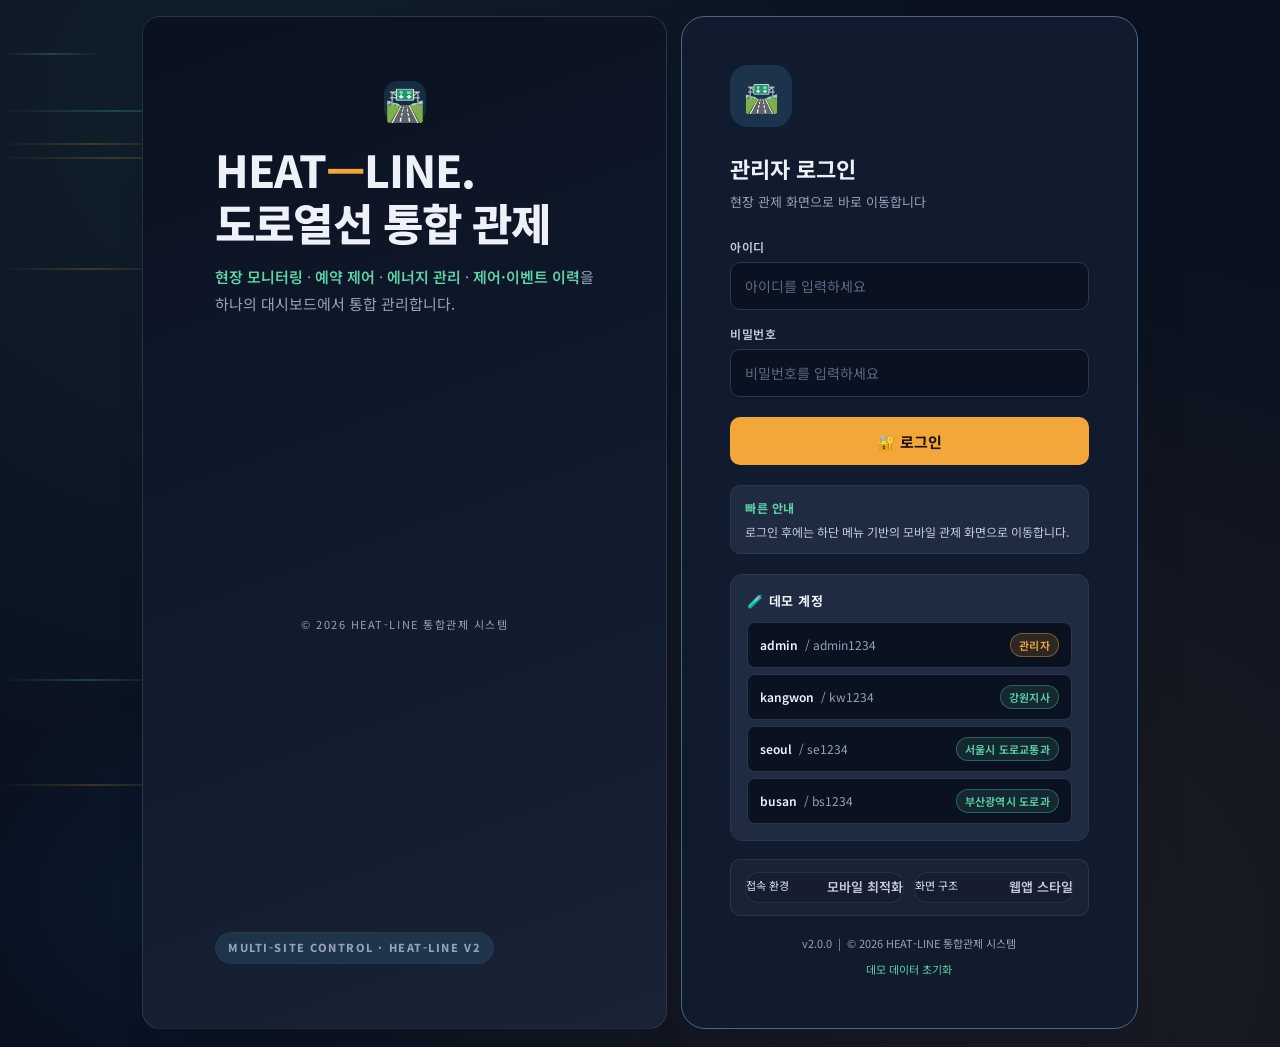
<file: events.html>
<!DOCTYPE html>
<html lang="ko">
<head>
  <meta charset="UTF-8">
  <meta name="viewport" content="width=device-width, initial-scale=1.0, viewport-fit=cover">
  <meta name="theme-color" content="#0A1120">
  <meta name="apple-mobile-web-app-capable" content="yes">
  <meta name="apple-mobile-web-app-status-bar-style" content="black-translucent">
  <title>이벤트 로그 - HEAT-LINE 통합관제</title>
  <link href="https://fonts.googleapis.com/css2?family=Noto+Sans+KR:wght@300;400;500;600;700;800;900&display=swap" rel="stylesheet">
  
  <link rel="stylesheet" href="css/style.css">
  <style>
    /* ===== HEAT-LINE v2 Theme (scoped, body.v2-theme 전용) ===== */
    body.v2-theme {
      --v2-bg:#0A1120; --v2-bg-2:#111B2E; --v2-panel:#1F2B41; --v2-panel-2:#1A2235;
      --v2-border:#2A3650; --v2-text:#EEF2F8; --v2-text-dim:#C5CDDB; --v2-text-mute:#96A2B8;
      --v2-amber:#F3A73B; --v2-amber-ink:#1A1200; --v2-mint:#5BD3A6; --v2-red:#F07070;
      --bg:var(--v2-bg); --bg-dark:var(--v2-bg); --bg-secondary:var(--v2-bg-2);
      --bg-card:var(--v2-panel); --panel:var(--v2-panel); --card:var(--v2-panel); --card-bg:var(--v2-panel);
      --border:var(--v2-border); --text:var(--v2-text); --text-primary:var(--v2-text);
      --text-secondary:var(--v2-text-dim); --text-muted:var(--v2-text-mute);
      --accent:var(--v2-amber); --primary:var(--v2-amber);
      background:var(--v2-bg); color:var(--v2-text);
      font-family:'Noto Sans KR',-apple-system,BlinkMacSystemFont,'Segoe UI',sans-serif;
    }
    body.v2-theme .app-layout, body.v2-theme .main-content, body.v2-theme .page-body {
      background:var(--v2-bg); color:var(--v2-text);
    }
    body.v2-theme .sidebar { background:var(--v2-bg-2); border-right:1px solid var(--v2-border); color:var(--v2-text-dim); }
    body.v2-theme .sidebar a, body.v2-theme .sidebar .nav-item { color:var(--v2-text-dim); }
    body.v2-theme .sidebar a:hover, body.v2-theme .sidebar .nav-item:hover, body.v2-theme .sidebar .nav-item.active {
      background:var(--v2-panel); color:var(--v2-amber);
    }
    body.v2-theme .app-header, body.v2-theme .header { background:var(--v2-bg-2); border-bottom:1px solid var(--v2-border); color:var(--v2-text); }
    body.v2-theme .table-section, body.v2-theme .stat-card, body.v2-theme .filter-toolbar {
      background:var(--v2-panel); border:1px solid var(--v2-border); border-radius:14px;
      color:var(--v2-text); box-shadow:0 6px 24px rgba(0,0,0,0.25);
    }
    body.v2-theme .table-header h2, body.v2-theme h1, body.v2-theme h2, body.v2-theme h3 { color:var(--v2-text); }
    body.v2-theme .table-header a { color:var(--v2-mint) !important; }
    body.v2-theme thead th { background:var(--v2-panel-2); color:var(--v2-text-mute); border-bottom:1px solid var(--v2-border); font-size:12px; letter-spacing:0.04em; }
    body.v2-theme tbody td { border-bottom:1px solid var(--v2-border); color:var(--v2-text-dim); }
    body.v2-theme tbody tr:hover { background:rgba(91,211,166,0.04); }
    body.v2-theme .log-item { border-bottom:1px solid var(--v2-border); color:var(--v2-text); }
    body.v2-theme .log-item:hover { background:rgba(91,211,166,0.05); }
    body.v2-theme .log-item .log-msg { color:var(--v2-text); }
    body.v2-theme .log-item .log-meta { color:var(--v2-text-mute); }
    body.v2-theme .form-label { display:block; font-size:13px; color:var(--v2-text-mute); margin-bottom:6px; font-weight:600; }
    body.v2-theme .form-input, body.v2-theme .form-select, body.v2-theme .form-textarea,
    body.v2-theme .form-control {
      width:100%; background:var(--v2-bg); border:1px solid var(--v2-border); color:var(--v2-text);
      border-radius:10px; padding:10px 12px; outline:none; font-size:14px;
    }
    body.v2-theme .form-input:focus, body.v2-theme .form-select:focus, body.v2-theme .form-textarea:focus,
    body.v2-theme .form-control:focus {
      border-color:var(--v2-amber); box-shadow:0 0 0 3px rgba(243,167,59,0.12);
    }
    body.v2-theme .search-box input {
      background:var(--v2-bg); border:1px solid var(--v2-border); color:var(--v2-text);
      border-radius:8px; padding:8px 10px; outline:none;
    }
    body.v2-theme .search-box input::placeholder { color:var(--v2-text-mute); }
    body.v2-theme .search-box input:focus { border-color:var(--v2-amber); }
    body.v2-theme .btn-primary { background:var(--v2-amber); color:var(--v2-amber-ink); border:none; font-weight:700; }
    body.v2-theme .btn-primary:hover { filter:brightness(1.08); }
    body.v2-theme .btn-secondary { background:var(--v2-panel-2); color:var(--v2-text-dim); border:1px solid var(--v2-border); }
    body.v2-theme .btn-secondary:hover { border-color:var(--v2-amber); color:var(--v2-amber); }
    body.v2-theme .btn-danger { background:var(--v2-red); color:#1A0A0A; border:none; font-weight:700; }
    body.v2-theme .btn-warning { background:var(--v2-amber); color:var(--v2-amber-ink); border:none; font-weight:700; }
    body.v2-theme .btn-success { background:var(--v2-mint); color:#0A1A14; border:none; font-weight:700; }
    body.v2-theme .badge { border-radius:999px; }
    body.v2-theme .badge-online { background:rgba(91,211,166,0.14); color:var(--v2-mint); border:1px solid rgba(91,211,166,0.35); }
    body.v2-theme .badge-warning { background:rgba(243,167,59,0.14); color:var(--v2-amber); border:1px solid rgba(243,167,59,0.4); }
    body.v2-theme .badge-danger { background:rgba(240,112,112,0.14); color:var(--v2-red); border:1px solid rgba(240,112,112,0.4); }
    body.v2-theme .badge-offline { background:rgba(150,162,184,0.12); color:var(--v2-text-mute); border:1px solid rgba(150,162,184,0.3); }
    body.v2-theme .modal-backdrop { background:rgba(10,17,32,0.72); }
    body.v2-theme .modal-box { background:var(--v2-panel); border:1px solid var(--v2-border); color:var(--v2-text); border-radius:14px; box-shadow:0 16px 48px rgba(0,0,0,0.4); }
    body.v2-theme .modal-header { border-bottom:1px solid var(--v2-border); }
    body.v2-theme .modal-title { color:var(--v2-text); }
    body.v2-theme .modal-close { color:var(--v2-text-mute); }
    body.v2-theme .confirm-modal { color:var(--v2-text-dim); }
    body.v2-theme .modal-footer { border-top:1px solid var(--v2-border); }
    body.v2-theme a { color:var(--v2-mint); }
    body.v2-theme code { color:var(--v2-mint); }
    body.v2-theme ::-webkit-scrollbar { width:10px; height:10px; }
    body.v2-theme ::-webkit-scrollbar-thumb { background:var(--v2-border); border-radius:8px; }
    body.v2-theme ::-webkit-scrollbar-track { background:var(--v2-bg); }
  </style>

</head>
<body class="v2-theme">
  <div id="sidebar-placeholder"></div>

  <div class="app-layout">
    <div class="main-content">
      <div id="header-placeholder"></div>

      <div class="page-body">
        <!-- 심각도별 통계 -->
        <div style="display:grid;grid-template-columns:repeat(auto-fill,minmax(160px,1fr));gap:16px;margin-bottom:24px" id="evt-stats"></div>

        <!-- 필터 -->
        <div class="filter-toolbar">
          <select id="filter-severity" onchange="renderTable()" style="
            background:var(--bg-dark);border:1px solid var(--border);
            border-radius:8px;padding:9px 14px;color:var(--text-primary);
            font-size:14px;outline:none;cursor:pointer;
          ">
            <option value="">전체 심각도</option>
            <option value="critical">🚨 긴급</option>
            <option value="warning">⚠️ 경고</option>
            <option value="info">ℹ️ 정보</option>
          </select>

          <select id="filter-type" onchange="renderTable()" style="
            background:var(--bg-dark);border:1px solid var(--border);
            border-radius:8px;padding:9px 14px;color:var(--text-primary);
            font-size:14px;outline:none;cursor:pointer;
          ">
            <option value="">전체 유형</option>
            <option value="SNOW_DETECTED">❄️ 눈 감지</option>
            <option value="SNOW_CLEARED">☀️ 눈 해제</option>
            <option value="HEATER_ON">🔥 히터 ON</option>
            <option value="HEATER_OFF">💧 히터 OFF</option>
            <option value="DEVICE_OFFLINE">⚫ 장비 오프라인</option>
            <option value="DEVICE_ONLINE">🟢 장비 온라인</option>
            <option value="ALARM">🚨 알람</option>
          </select>

          <button class="btn btn-secondary btn-sm" onclick="resetFilters()">초기화</button>
          <span id="result-count" class="filter-toolbar__spacer" style="font-size:13px;color:#d7e4f3"></span>
        </div>

        <!-- 이벤트 테이블 -->
        <div class="table-section has-mobile-list">
          <div class="table-header">
            <h2>🔔 이벤트 로그 전체</h2>
            <button class="btn btn-secondary btn-sm" onclick="loadAll()">🔄 새로고침</button>
          </div>
          <div class="table-responsive">
            <table>
              <thead>
                <tr>
                  <th>심각도</th>
                  <th>유형</th>
                  <th>제어기명</th>
                  <th id="th-customer">고객사</th>
                  <th>메시지</th>
                  <th>시간</th>
                </tr>
              </thead>
              <tbody id="evt-tbody">
                <tr><td colspan="6" style="text-align:center;padding:40px;color:#64748b">로딩 중...</td></tr>
              </tbody>
            </table>
          </div>
          <div id="evt-mobile-list" class="mobile-record-list"></div>
        </div>
      </div>
    </div>
  </div>

  <div id="toast-container" class="toast-container"></div>

  <script src="js/app.js"></script>
  <script>
    let session, allEvents = [], allControllers = [], allCustomers = [];

    const evtIcons = {
      SNOW_DETECTED: '❄️', SNOW_CLEARED: '☀️',
      HEATER_ON: '🔥', HEATER_OFF: '💧',
      DEVICE_OFFLINE: '⚫', DEVICE_ONLINE: '🟢', ALARM: '🚨'
    };
    const severityColor = { info: '#10b981', warning: '#f59e0b', critical: '#ef4444' };
    const severityLabel = { info: '정보', warning: '경고', critical: '긴급' };

    async function init() {
      session = Auth.requireAuth();
      if (!session) return;

      document.getElementById('sidebar-placeholder').innerHTML = renderSidebar(session, 'events');
      document.getElementById('header-placeholder').innerHTML = renderHeader('이벤트 로그', '', []);
      startClock();

      if (session.role !== 'admin') {
        document.getElementById('th-customer').style.display = 'none';
      }

      await loadAll();
    }

    async function loadAll() {
      [allControllers, allCustomers] = await Promise.all([
        API.getControllers(session),
        API.getCustomers()
      ]);

      allEvents = await API.getEventLogs(null, 100);

      // 권한 필터
      const myCtrlIds = new Set(allControllers.map(c => c.id));
      if (session.role !== 'admin') {
        allEvents = allEvents.filter(e => myCtrlIds.has(e.controller_id));
      }

      renderStats();
      renderTable();
    }

    function renderStats() {
      const critical = allEvents.filter(e => e.severity === 'critical').length;
      const warning = allEvents.filter(e => e.severity === 'warning').length;
      const info = allEvents.filter(e => e.severity === 'info').length;

      document.getElementById('evt-stats').innerHTML = `
        <div class="stat-card danger">
          <div class="stat-icon">🚨</div>
          <div class="stat-value">${critical}</div>
          <div class="stat-label">긴급 이벤트</div>
        </div>
        <div class="stat-card warning">
          <div class="stat-icon">⚠️</div>
          <div class="stat-value">${warning}</div>
          <div class="stat-label">경고 이벤트</div>
        </div>
        <div class="stat-card online">
          <div class="stat-icon">ℹ️</div>
          <div class="stat-value">${info}</div>
          <div class="stat-label">정보 이벤트</div>
        </div>
        <div class="stat-card total">
          <div class="stat-icon">📊</div>
          <div class="stat-value">${allEvents.length}</div>
          <div class="stat-label">전체 이벤트</div>
        </div>
      `;
    }

    function renderTable() {
      const severity = document.getElementById('filter-severity').value;
      const type = document.getElementById('filter-type').value;
      const isAdmin = session.role === 'admin';

      const ctrlMap = {}, custMap = {};
      allControllers.forEach(c => ctrlMap[c.id] = c);
      allCustomers.forEach(c => custMap[c.id] = c);

      let filtered = allEvents.filter(e => {
        if (severity && e.severity !== severity) return false;
        if (type && e.event_type !== type) return false;
        return true;
      });

      document.getElementById('result-count').textContent = `${filtered.length}건`;

      const tbody = document.getElementById('evt-tbody');

      if (filtered.length === 0) {
        tbody.innerHTML = `<tr><td colspan="${isAdmin ? 6 : 5}" style="text-align:center;padding:30px;color:#64748b">이벤트 없음</td></tr>`;
        return;
      }

      renderMobileList(filtered, ctrlMap, custMap, isAdmin);

      tbody.innerHTML = filtered.map(evt => {
        const ctrl = ctrlMap[evt.controller_id];
        const cust = ctrl ? custMap[ctrl.customer_id] : null;

        return `
          <tr onclick="location.href='detail.html?id=${evt.controller_id}'" style="cursor:pointer">
            <td>
              <span class="badge" style="
                background:${severityColor[evt.severity] || '#94a3b8'}20;
                color:${severityColor[evt.severity] || '#94a3b8'};
                border:1px solid ${severityColor[evt.severity] || '#94a3b8'}40;
              ">
                ${evt.severity === 'critical' ? '🚨 긴급' : evt.severity === 'warning' ? '⚠️ 경고' : 'ℹ️ 정보'}
              </span>
            </td>
            <td>
              <span style="display:inline-flex;align-items:center;gap:5px;font-size:13px">
                ${evtIcons[evt.event_type] || '📌'} ${evt.event_type}
              </span>
            </td>
            <td>
              <div style="font-weight:600;font-size:14px">${ctrl ? ctrl.controller_name : '-'}</div>
            </td>
            ${isAdmin ? `<td style="font-size:13px;color:#94a3b8">${cust ? cust.company_name : '-'}</td>` : ''}
            <td style="font-size:13px">${evt.message || '-'}</td>
            <td style="font-size:12px;color:#64748b;white-space:nowrap">${Utils.timeAgo(evt.updated_at || evt.created_at)}</td>
          </tr>
        `;
      }).join('');
    }



    function renderMobileList(filtered, ctrlMap, custMap, isAdmin) {
      const container = document.getElementById('evt-mobile-list');
      if (!container) return;
      if (filtered.length === 0) {
        container.innerHTML = `<div class="mobile-record-card"><div class="mobile-record-card__title">이벤트 없음</div><div class="mobile-record-card__sub">조건에 맞는 이벤트가 없습니다.</div></div>`;
        return;
      }
      container.innerHTML = filtered.map(evt => {
        const ctrl = ctrlMap[evt.controller_id];
        const cust = ctrl ? custMap[ctrl.customer_id] : null;
        const sevColor = severityColor[evt.severity] || '#d7e4f3';
        return `
          <div class="mobile-record-card" onclick="location.href='detail.html?id=${evt.controller_id}'">
            <div class="mobile-record-card__top">
              <div>
                <div class="mobile-record-card__title">${evtIcons[evt.event_type] || '📌'} ${evt.event_type}</div>
                <div class="mobile-record-card__sub">${ctrl ? ctrl.controller_name : '-'}${isAdmin && cust ? ` · ${cust.company_name}` : ''}</div>
              </div>
              <span class="badge" style="background:${sevColor}20;color:${sevColor};border:1px solid ${sevColor}50">${severityLabel[evt.severity] || evt.severity}</span>
            </div>
            <div class="mobile-record-item"><div class="label">메시지</div><div class="value">${evt.message || '-'}</div></div>
            <div class="mobile-record-card__sub" style="margin-top:12px">${Utils.timeAgo(evt.updated_at || evt.created_at)}</div>
          </div>
        `;
      }).join('');
    }

    function resetFilters() {
      document.getElementById('filter-severity').value = '';
      document.getElementById('filter-type').value = '';
      renderTable();
    }

    init();
  </script>
</body>
</html>
</file>
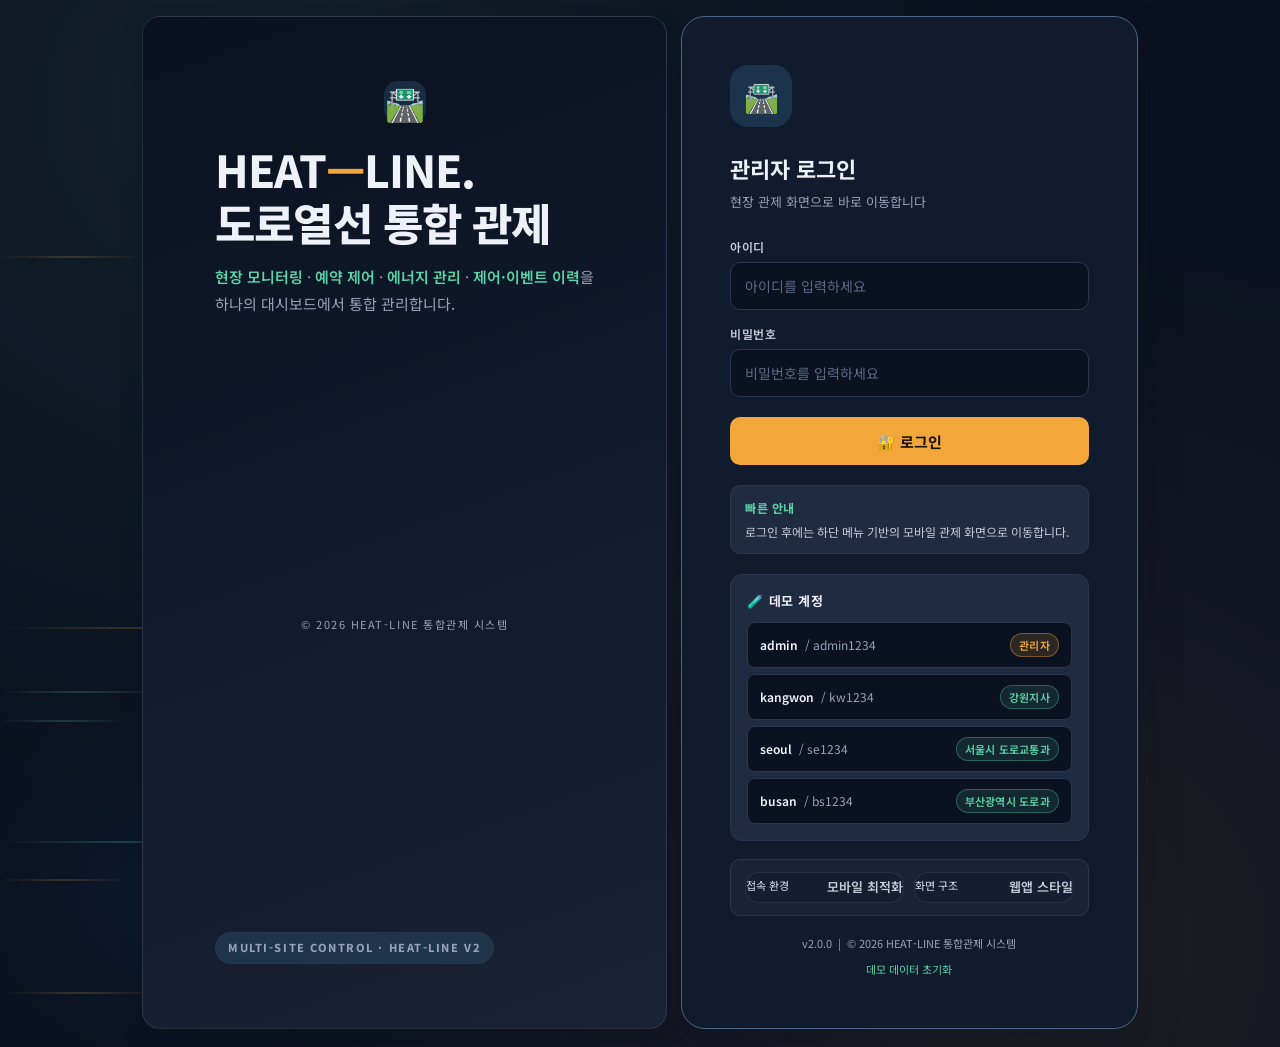
<file: logs.html>
<!DOCTYPE html>
<html lang="ko">
<head>
  <meta charset="UTF-8">
  <meta name="viewport" content="width=device-width, initial-scale=1.0, viewport-fit=cover">
  <meta name="theme-color" content="#0A1120">
  <meta name="apple-mobile-web-app-capable" content="yes">
  <meta name="apple-mobile-web-app-status-bar-style" content="black-translucent">
  <title>제어 로그 - HEAT-LINE 통합관제</title>
  <link href="https://fonts.googleapis.com/css2?family=Noto+Sans+KR:wght@300;400;500;600;700;800;900&display=swap" rel="stylesheet">
  <link rel="stylesheet" href="css/style.css">
  <style>
    /* ===== HEAT-LINE v2 Theme (scoped, body.v2-theme 전용) ===== */
    body.v2-theme {
      --v2-bg:#0A1120; --v2-bg-2:#111B2E; --v2-panel:#1F2B41; --v2-panel-2:#1A2235;
      --v2-border:#2A3650; --v2-text:#EEF2F8; --v2-text-dim:#C5CDDB; --v2-text-mute:#96A2B8;
      --v2-amber:#F3A73B; --v2-amber-ink:#1A1200; --v2-mint:#5BD3A6; --v2-red:#F07070;
      --bg:var(--v2-bg); --bg-dark:var(--v2-bg); --bg-secondary:var(--v2-bg-2);
      --bg-card:var(--v2-panel); --panel:var(--v2-panel); --card:var(--v2-panel); --card-bg:var(--v2-panel);
      --border:var(--v2-border); --text:var(--v2-text); --text-primary:var(--v2-text);
      --text-secondary:var(--v2-text-dim); --text-muted:var(--v2-text-mute);
      --accent:var(--v2-amber); --primary:var(--v2-amber);
      background:var(--v2-bg); color:var(--v2-text);
      font-family:'Noto Sans KR',-apple-system,BlinkMacSystemFont,'Segoe UI',sans-serif;
    }
    body.v2-theme .app-layout, body.v2-theme .main-content, body.v2-theme .page-body {
      background:var(--v2-bg); color:var(--v2-text);
    }
    body.v2-theme .sidebar { background:var(--v2-bg-2); border-right:1px solid var(--v2-border); color:var(--v2-text-dim); }
    body.v2-theme .sidebar a, body.v2-theme .sidebar .nav-item { color:var(--v2-text-dim); }
    body.v2-theme .sidebar a:hover, body.v2-theme .sidebar .nav-item:hover, body.v2-theme .sidebar .nav-item.active {
      background:var(--v2-panel); color:var(--v2-amber);
    }
    body.v2-theme .app-header, body.v2-theme .header { background:var(--v2-bg-2); border-bottom:1px solid var(--v2-border); color:var(--v2-text); }
    body.v2-theme .table-section, body.v2-theme .stat-card, body.v2-theme .filter-toolbar {
      background:var(--v2-panel); border:1px solid var(--v2-border); border-radius:14px;
      color:var(--v2-text); box-shadow:0 6px 24px rgba(0,0,0,0.25);
    }
    body.v2-theme .table-header h2, body.v2-theme h1, body.v2-theme h2, body.v2-theme h3 { color:var(--v2-text); }
    body.v2-theme .table-header a { color:var(--v2-mint) !important; }
    body.v2-theme thead th { background:var(--v2-panel-2); color:var(--v2-text-mute); border-bottom:1px solid var(--v2-border); font-size:12px; letter-spacing:0.04em; }
    body.v2-theme tbody td { border-bottom:1px solid var(--v2-border); color:var(--v2-text-dim); }
    body.v2-theme tbody tr:hover { background:rgba(91,211,166,0.04); }
    body.v2-theme .log-item { border-bottom:1px solid var(--v2-border); color:var(--v2-text); }
    body.v2-theme .log-item:hover { background:rgba(91,211,166,0.05); }
    body.v2-theme .log-item .log-msg { color:var(--v2-text); }
    body.v2-theme .log-item .log-meta { color:var(--v2-text-mute); }
    body.v2-theme .form-label { display:block; font-size:13px; color:var(--v2-text-mute); margin-bottom:6px; font-weight:600; }
    body.v2-theme .form-input, body.v2-theme .form-select, body.v2-theme .form-textarea,
    body.v2-theme .form-control {
      width:100%; background:var(--v2-bg); border:1px solid var(--v2-border); color:var(--v2-text);
      border-radius:10px; padding:10px 12px; outline:none; font-size:14px;
    }
    body.v2-theme .form-input:focus, body.v2-theme .form-select:focus, body.v2-theme .form-textarea:focus,
    body.v2-theme .form-control:focus {
      border-color:var(--v2-amber); box-shadow:0 0 0 3px rgba(243,167,59,0.12);
    }
    body.v2-theme .search-box input {
      background:var(--v2-bg); border:1px solid var(--v2-border); color:var(--v2-text);
      border-radius:8px; padding:8px 10px; outline:none;
    }
    body.v2-theme .search-box input::placeholder { color:var(--v2-text-mute); }
    body.v2-theme .search-box input:focus { border-color:var(--v2-amber); }
    body.v2-theme .btn-primary { background:var(--v2-amber); color:var(--v2-amber-ink); border:none; font-weight:700; }
    body.v2-theme .btn-primary:hover { filter:brightness(1.08); }
    body.v2-theme .btn-secondary { background:var(--v2-panel-2); color:var(--v2-text-dim); border:1px solid var(--v2-border); }
    body.v2-theme .btn-secondary:hover { border-color:var(--v2-amber); color:var(--v2-amber); }
    body.v2-theme .btn-danger { background:var(--v2-red); color:#1A0A0A; border:none; font-weight:700; }
    body.v2-theme .btn-warning { background:var(--v2-amber); color:var(--v2-amber-ink); border:none; font-weight:700; }
    body.v2-theme .btn-success { background:var(--v2-mint); color:#0A1A14; border:none; font-weight:700; }
    body.v2-theme .badge { border-radius:999px; }
    body.v2-theme .badge-online { background:rgba(91,211,166,0.14); color:var(--v2-mint); border:1px solid rgba(91,211,166,0.35); }
    body.v2-theme .badge-warning { background:rgba(243,167,59,0.14); color:var(--v2-amber); border:1px solid rgba(243,167,59,0.4); }
    body.v2-theme .badge-danger { background:rgba(240,112,112,0.14); color:var(--v2-red); border:1px solid rgba(240,112,112,0.4); }
    body.v2-theme .badge-offline { background:rgba(150,162,184,0.12); color:var(--v2-text-mute); border:1px solid rgba(150,162,184,0.3); }
    body.v2-theme .modal-backdrop { background:rgba(10,17,32,0.72); }
    body.v2-theme .modal-box { background:var(--v2-panel); border:1px solid var(--v2-border); color:var(--v2-text); border-radius:14px; box-shadow:0 16px 48px rgba(0,0,0,0.4); }
    body.v2-theme .modal-header { border-bottom:1px solid var(--v2-border); }
    body.v2-theme .modal-title { color:var(--v2-text); }
    body.v2-theme .modal-close { color:var(--v2-text-mute); }
    body.v2-theme .confirm-modal { color:var(--v2-text-dim); }
    body.v2-theme .modal-footer { border-top:1px solid var(--v2-border); }
    body.v2-theme a { color:var(--v2-mint); }
    body.v2-theme code { color:var(--v2-mint); }
    body.v2-theme ::-webkit-scrollbar { width:10px; height:10px; }
    body.v2-theme ::-webkit-scrollbar-thumb { background:var(--v2-border); border-radius:8px; }
    body.v2-theme ::-webkit-scrollbar-track { background:var(--v2-bg); }
  </style>

</head>
<body class="v2-theme">
  <div id="sidebar-placeholder"></div>

  <div class="app-layout">
    <div class="main-content">
      <div id="header-placeholder"></div>

      <div class="page-body">
        <div class="table-section has-mobile-list" style="margin-bottom:24px">
          <div class="table-header">
            <h2>📜 제어 로그</h2>
            <button class="btn btn-secondary btn-sm" onclick="loadAll()">🔄 새로고침</button>
          </div>
          <div class="table-responsive">
            <table>
              <thead>
                <tr>
                  <th>제어기명</th>
                  <th id="th-customer">고객사</th>
                  <th>명령</th>
                  <th>실행자</th>
                  <th>결과</th>
                  <th>비고</th>
                  <th>시간</th>
                </tr>
              </thead>
              <tbody id="log-tbody">
                <tr><td colspan="7" style="text-align:center;padding:40px;color:#64748b">로딩 중...</td></tr>
              </tbody>
            </table>
          </div>
          <div id="log-mobile-list" class="mobile-record-list"></div>
        </div>
      </div>
    </div>
  </div>

  <div id="toast-container" class="toast-container"></div>

  <script src="js/app.js"></script>
  <script>
    let session, allControllers = [], allCustomers = [];

    const cmdIcons = {
      HEATER_ON: '🔥', HEATER_OFF: '❄️',
      AUTO_MODE: '⚙️', MANUAL_MODE: '🖱️',
      REBOOT: '🔄', THRESHOLD_CHANGE: '🎯'
    };

    const cmdLabels = {
      HEATER_ON: '히터 ON', HEATER_OFF: '히터 OFF',
      AUTO_MODE: '자동 모드', MANUAL_MODE: '수동 모드',
      REBOOT: '재부팅', THRESHOLD_CHANGE: '임계값 변경'
    };

    async function init() {
      session = Auth.requireAuth();
      if (!session) return;

      document.getElementById('sidebar-placeholder').innerHTML = renderSidebar(session, 'logs');
      document.getElementById('header-placeholder').innerHTML = renderHeader('제어 로그', '', []);
      startClock();

      if (session.role !== 'admin') {
        document.getElementById('th-customer').style.display = 'none';
      }

      await loadAll();
    }

    async function loadAll() {
      [allControllers, allCustomers] = await Promise.all([
        API.getControllers(session),
        API.getCustomers()
      ]);

      const ctrlMap = {};
      allControllers.forEach(c => ctrlMap[c.id] = c);
      const custMap = {};
      allCustomers.forEach(c => custMap[c.id] = c);

      await renderLogs(ctrlMap, custMap);
    }

    function renderLogsMobile(logs, ctrlMap, custMap, isAdmin) {
      const container = document.getElementById('log-mobile-list');
      if (!container) return;
      if (!logs.length) {
        container.innerHTML = `<div class="mobile-record-card"><div class="mobile-record-card__title">제어 로그 없음</div><div class="mobile-record-card__sub">최근 제어 로그가 없습니다.</div></div>`;
        return;
      }
      container.innerHTML = logs.map(log => {
        const ctrl = ctrlMap[log.controller_id];
        const cust = ctrl ? custMap[ctrl.customer_id] : null;
        return `
          <div class="mobile-record-card" onclick="location.href='detail.html?id=${log.controller_id}'">
            <div class="mobile-record-card__top">
              <div>
                <div class="mobile-record-card__title">${cmdIcons[log.command_type] || '📌'} ${cmdLabels[log.command_type] || log.command_type}</div>
                <div class="mobile-record-card__sub">${ctrl ? ctrl.controller_name : log.controller_id}${isAdmin && cust ? ` · ${cust.company_name}` : ''}</div>
              </div>
              <span class="badge ${log.result === 'success' ? 'badge-online' : 'badge-danger'}">${log.result === 'success' ? '성공' : '실패'}</span>
            </div>
            <div class="mobile-record-grid">
              <div class="mobile-record-item"><div class="label">실행자</div><div class="value">${log.user_name || '-'}</div></div>
              <div class="mobile-record-item"><div class="label">시간</div><div class="value">${Utils.timeAgo(log.updated_at || log.created_at)}</div></div>
            </div>
            <div class="mobile-record-card__sub" style="margin-top:12px">${log.note || '-'}</div>
          </div>
        `;
      }).join('');
    }

    async function renderLogs(ctrlMap, custMap) {
      const logs = await API.getControlLogs(null, 50);
      const tbody = document.getElementById('log-tbody');
      const isAdmin = session.role === 'admin';

      const filtered = isAdmin
        ? logs
        : logs.filter(l => {
          const c = ctrlMap[l.controller_id];
          return c && c.customer_id === session.customerId;
        });

      renderLogsMobile(filtered, ctrlMap, custMap, isAdmin);

      if (filtered.length === 0) {
        tbody.innerHTML = `<tr><td colspan="${isAdmin ? 7 : 6}" style="text-align:center;padding:30px;color:#64748b">제어 로그 없음</td></tr>`;
        return;
      }

      tbody.innerHTML = filtered.map(log => {
        const ctrl = ctrlMap[log.controller_id];
        const cust = ctrl ? custMap[ctrl.customer_id] : null;
        return `
          <tr onclick="location.href='detail.html?id=${log.controller_id}'" style="cursor:pointer">
            <td>
              <div style="font-weight:600">${ctrl ? ctrl.controller_name : log.controller_id}</div>
            </td>
            ${isAdmin ? `<td style="font-size:13px;color:#94a3b8">${cust ? cust.company_name : '-'}</td>` : ''}
            <td>
              <span style="display:inline-flex;align-items:center;gap:5px;font-weight:600">
                ${cmdIcons[log.command_type] || '📌'}
                ${cmdLabels[log.command_type] || log.command_type}
              </span>
              ${log.command_value && log.command_type === 'THRESHOLD_CHANGE'
                ? `<span style="font-size:12px;color:#94a3b8"> → ${(parseFloat(log.command_value)*100).toFixed(0)}%</span>`
                : ''}
            </td>
            <td style="font-size:13px">👤 ${log.user_name || '-'}</td>
            <td>
              <span class="badge ${log.result === 'success' ? 'badge-online' : 'badge-danger'}">
                ${log.result === 'success' ? '✅ 성공' : '❌ 실패'}
              </span>
            </td>
            <td style="font-size:12px;color:#94a3b8">${log.note || '-'}</td>
            <td style="font-size:12px;color:#64748b;white-space:nowrap">${Utils.timeAgo(log.updated_at || log.created_at)}</td>
          </tr>
        `;
      }).join('');
    }

    init();
  </script>
</body>
</html>
</file>
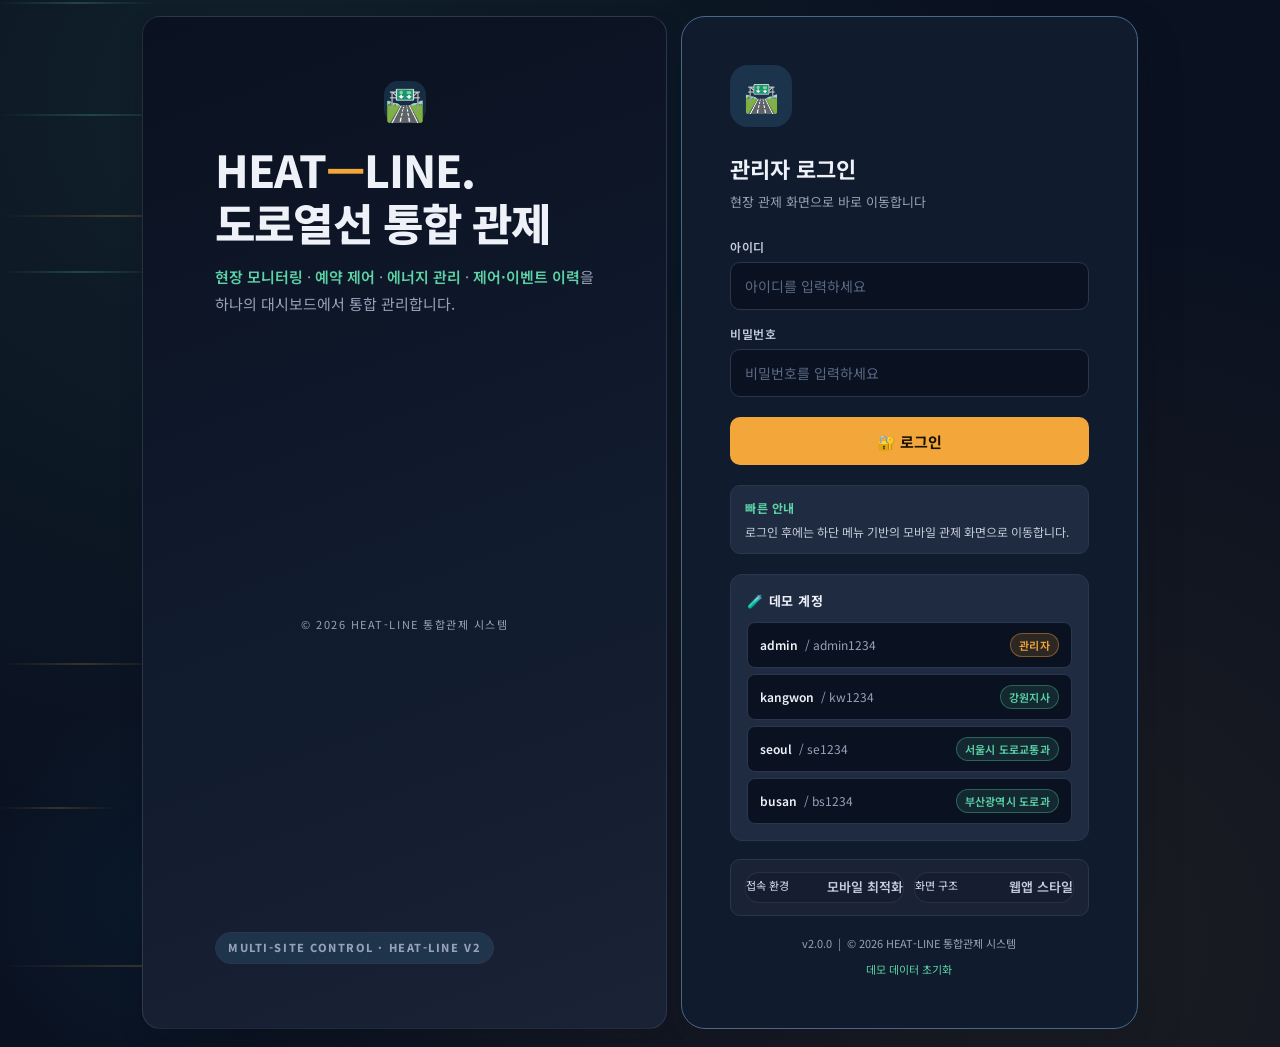
<file: monitor.html>
<!DOCTYPE html>
<html lang="ko">
<head>
<meta charset="UTF-8">
<meta name="viewport" content="width=device-width, initial-scale=1.0">
<meta name="theme-color" content="#0A1120">
<title>현장 모니터링 - HEAT-LINE 통합관제</title>
<style>
  body{margin:0;background:#0A1120;color:#96A2B8;font-family:-apple-system,'Noto Sans KR',sans-serif;
    display:flex;align-items:center;justify-content:center;min-height:100vh;font-size:14px}
</style>
</head>
<body>
  <div>첫 번째 등록 장비의 상세 화면으로 이동 중...</div>
  <script src="js/app.js"></script>
  <script>
    (async () => {
      const session = Auth.requireAuth();
      if (!session) return;
      try {
        const list = await API.getControllers(session);
        if (Array.isArray(list) && list.length > 0) {
          location.href = 'detail.html?id=' + list[0].id;
          return;
        }
      } catch (e) { console.warn(e); }
      location.href = 'controllers.html';
    })();
  </script>
<script type="module" src="https://static.cloudflareinsights.com/beacon.min.js/v31edd6df95cf4e85bb4c19e7a9bdbcba1788362987495" integrity="sha512-iIg7k2xntmwu6/uSb5tpc/hySgZc4eoL31yB29W6tJFo2akwjPWcEqnCEdJvGexCL0KEQwVYv5BlowfhVz26hg==" data-cf-beacon='{"version":"2024.11.0","token":"4edd5f8ec12a48cfa682ab8261b80a79","spa":2}' crossorigin="anonymous"></script>
</body>
</html>
</file>
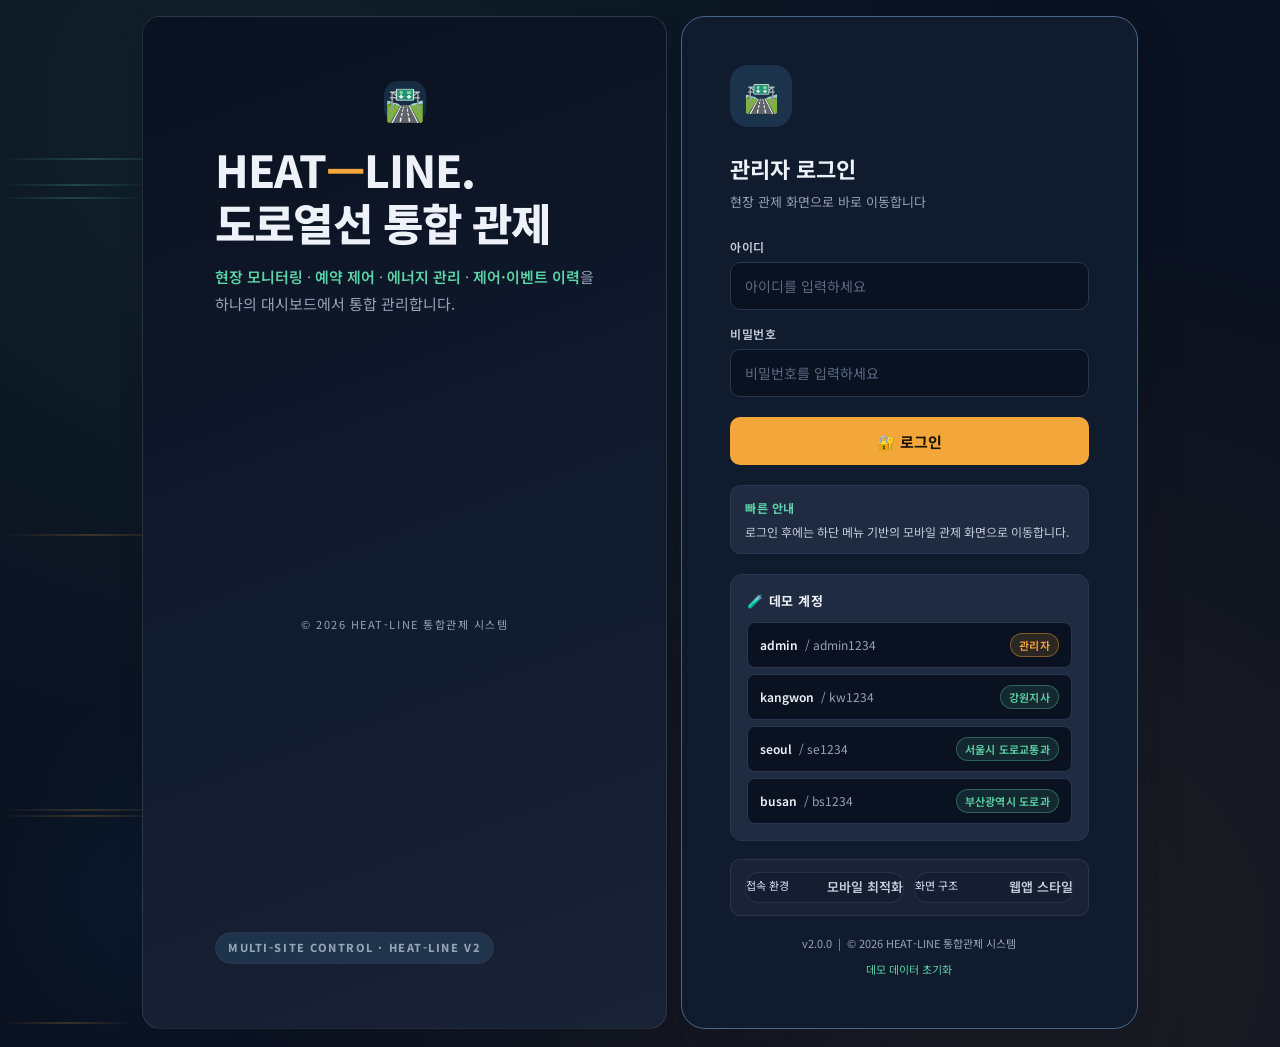
<file: schedules.html>
<!DOCTYPE html>
<html lang="ko">
<head>
  <meta charset="UTF-8">
  <meta name="viewport" content="width=device-width, initial-scale=1.0">
  <meta name="theme-color" content="#0A1120">
  <title>수동 스케줄 관리 - HEAT-LINE 통합관제</title>
  <link href="https://fonts.googleapis.com/css2?family=Noto+Sans+KR:wght@300;400;500;600;700;800;900&display=swap" rel="stylesheet">
  <link rel="stylesheet" href="css/style.css">

  <style>
    /* ===== HEAT-LINE v2 Schedules Theme (scoped, body.v2-theme 전용) ===== */
    body.v2-theme {
      --v2-bg:#0A1120; --v2-bg-2:#111B2E; --v2-panel:#1F2B41; --v2-panel-2:#1A2235;
      --v2-border:#2A3650; --v2-text:#EEF2F8; --v2-text-dim:#C5CDDB; --v2-text-mute:#96A2B8;
      --v2-amber:#F3A73B; --v2-amber-ink:#1A1200; --v2-mint:#5BD3A6; --v2-red:#F07070;
      --bg:var(--v2-bg); --bg-dark:var(--v2-bg); --bg-secondary:var(--v2-bg-2);
      --bg-card:var(--v2-panel); --panel:var(--v2-panel); --card:var(--v2-panel); --card-bg:var(--v2-panel);
      --border:var(--v2-border); --text:var(--v2-text); --text-primary:var(--v2-text);
      --text-secondary:var(--v2-text-dim); --text-muted:var(--v2-text-mute);
      --accent:var(--v2-amber); --primary:var(--v2-amber);
      background:var(--v2-bg); color:var(--v2-text);
      font-family:'Noto Sans KR',-apple-system,BlinkMacSystemFont,'Segoe UI',sans-serif;
    }
    body.v2-theme .app-layout, body.v2-theme .main-content, body.v2-theme .page-body { background:var(--v2-bg); color:var(--v2-text); }

    /* 요약 카드 4종 (stat-grid/stat-card) */
    body.v2-theme .stat-grid { gap:14px; }
    body.v2-theme .stat-card {
      background:var(--v2-panel); border:1px solid var(--v2-border); border-radius:14px;
      box-shadow:0 6px 24px rgba(0,0,0,0.25); color:var(--v2-text);
    }
    body.v2-theme .stat-card .stat-label { color:var(--v2-text-mute); font-size:12px; letter-spacing:.04em; }
    body.v2-theme .stat-card .stat-value { color:var(--v2-text); font-weight:800; }
    body.v2-theme .stat-card.online .stat-icon, body.v2-theme .stat-card.online .stat-value { color:var(--v2-mint); }
    body.v2-theme .stat-card.warning .stat-icon, body.v2-theme .stat-card.warning .stat-value { color:var(--v2-amber); }
    body.v2-theme .stat-card.danger .stat-icon, body.v2-theme .stat-card.danger .stat-value { color:var(--v2-red); }
    body.v2-theme .stat-card.info .stat-icon, body.v2-theme .stat-card.info .stat-value { color:var(--v2-text-dim); }

    /* 장비 선택 + 런타임 배지 */
    body.v2-theme #controller-select {
      background:var(--v2-bg); border:1px solid var(--v2-border); color:var(--v2-text);
      border-radius:10px; padding:10px 12px; outline:none; font-size:14px; font-family:inherit; min-width:220px;
    }
    body.v2-theme #controller-select:focus { border-color:var(--v2-amber); box-shadow:0 0 0 3px rgba(243,167,59,0.12); }
    body.v2-theme #controller-runtime-badge { font-size:12px; color:var(--v2-text-mute); }

    /* 테이블 카드 */
    body.v2-theme .table-section {
      background:var(--v2-panel); border:1px solid var(--v2-border); border-radius:14px;
      color:var(--v2-text); box-shadow:0 6px 24px rgba(0,0,0,0.25);
    }
    body.v2-theme .table-header { border-bottom:1px solid var(--v2-border); }
    body.v2-theme .table-header h2 { color:var(--v2-text); }
    body.v2-theme thead th { background:var(--v2-panel-2); color:var(--v2-text-mute); border-bottom:1px solid var(--v2-border); font-size:12px; letter-spacing:.04em; }
    body.v2-theme tbody td { border-bottom:1px solid var(--v2-border); color:var(--v2-text-dim); }
    body.v2-theme tbody tr:hover { background:rgba(91,211,166,0.04); }
    body.v2-theme .mono { font-family:ui-monospace,monospace; color:var(--v2-mint); }
    body.v2-theme .badge.badge-offline { background:rgba(150,162,184,0.12); color:var(--v2-text-mute); border:1px solid rgba(150,162,184,0.3); border-radius:999px; }

    /* 요일 선택 (weekday-wrap) — 토글 버튼 필 스타일 */
    body.v2-theme .weekday-wrap { display:flex; gap:6px; flex-wrap:wrap; }
    body.v2-theme .weekday-wrap button {
      min-width:40px; padding:8px 10px; border-radius:999px;
      border:1px solid var(--v2-border); background:var(--v2-bg);
      color:var(--v2-text-mute); font-size:13px; font-weight:700; cursor:pointer; font-family:inherit;
      transition:all .15s;
    }
    body.v2-theme .weekday-wrap button:hover { border-color:var(--v2-amber); color:var(--v2-amber); }
    body.v2-theme .weekday-wrap button.active,
    body.v2-theme .weekday-wrap button[aria-pressed="true"] {
      background:var(--v2-amber); color:var(--v2-amber-ink); border-color:var(--v2-amber);
    }

    /* 폼 (모달 내부) */
    body.v2-theme .schedule-form label, body.v2-theme .form-label {
      display:block; font-size:13px; color:var(--v2-text-mute); margin-bottom:6px; font-weight:600;
    }
    body.v2-theme .form-input, body.v2-theme .form-select, body.v2-theme .form-textarea,
    body.v2-theme input[type="text"], body.v2-theme input[type="number"],
    body.v2-theme input[type="time"], body.v2-theme input[type="datetime-local"],
    body.v2-theme select, body.v2-theme textarea {
      background:var(--v2-bg); border:1px solid var(--v2-border); color:var(--v2-text);
      border-radius:10px; padding:10px 12px; outline:none; font-size:14px; font-family:inherit;
      color-scheme: dark;
    }
    body.v2-theme .form-input:focus, body.v2-theme .form-select:focus, body.v2-theme textarea:focus,
    body.v2-theme input:focus, body.v2-theme select:focus {
      border-color:var(--v2-amber); box-shadow:0 0 0 3px rgba(243,167,59,0.12);
    }
    body.v2-theme input[type="checkbox"] { accent-color:var(--v2-amber); }

    /* 버튼 */
    body.v2-theme .btn-primary { background:var(--v2-amber); color:var(--v2-amber-ink); border:none; font-weight:700; }
    body.v2-theme .btn-primary:hover { filter:brightness(1.08); }
    body.v2-theme .btn-secondary { background:var(--v2-panel-2); color:var(--v2-text-dim); border:1px solid var(--v2-border); }
    body.v2-theme .btn-secondary:hover { border-color:var(--v2-amber); color:var(--v2-amber); }
    body.v2-theme .btn-danger { background:var(--v2-red); color:#1A0A0A; border:none; font-weight:700; }

    /* 모달 */
    body.v2-theme .modal-backdrop { background:rgba(10,17,32,0.72); }
    body.v2-theme .modal-box { background:var(--v2-panel); border:1px solid var(--v2-border); color:var(--v2-text); border-radius:14px; box-shadow:0 16px 48px rgba(0,0,0,0.4); }
    body.v2-theme .modal-header { border-bottom:1px solid var(--v2-border); }
    body.v2-theme .modal-title { color:var(--v2-text); }
    body.v2-theme .modal-close { color:var(--v2-text-mute); }
    body.v2-theme .modal-footer { border-top:1px solid var(--v2-border); }

    body.v2-theme ::-webkit-scrollbar { width:10px; height:10px; }
    body.v2-theme ::-webkit-scrollbar-thumb { background:var(--v2-border); border-radius:8px; }
    body.v2-theme ::-webkit-scrollbar-track { background:var(--v2-bg); }
  </style>

</head>
<body class="v2-theme">
  <div id="sidebar-placeholder"></div>
  <div id="toast-container" class="toast-container"></div>
  <div class="app-layout">
    <div class="main-content">
      <div id="header-placeholder"></div>
      <div class="page-body">
        <div style="display:flex;gap:12px;flex-wrap:wrap;align-items:center;justify-content:space-between;margin-bottom:18px;">
          <div style="display:flex;gap:12px;flex-wrap:wrap;align-items:center;">
            <select id="controller-select" class="form-select" style="min-width:260px;"></select>
            <button class="btn btn-secondary btn-sm" onclick="reloadAll()">🔄 새로고침</button>
            <button class="btn btn-secondary btn-sm" onclick="syncSchedules()">📡 Pi 재동기화</button>
          </div>
          <button class="btn btn-primary" onclick="openScheduleModal()">➕ 스케줄 추가</button>
        </div>

        <div class="stat-grid" style="display:grid;grid-template-columns:repeat(auto-fit,minmax(180px,1fr));gap:16px;margin-bottom:20px;">
          <div class="stat-card info"><div class="stat-icon">🗓️</div><div class="stat-value" id="stat-total">0</div><div class="stat-label">전체 스케줄</div></div>
          <div class="stat-card online"><div class="stat-icon">✅</div><div class="stat-value" id="stat-enabled">0</div><div class="stat-label">활성 스케줄</div></div>
          <div class="stat-card warning"><div class="stat-icon">📴</div><div class="stat-value" id="stat-offline">0</div><div class="stat-label">오프라인 허용</div></div>
          <div class="stat-card danger"><div class="stat-icon">🔥</div><div class="stat-value" id="stat-source">idle</div><div class="stat-label">현재 제어 소스</div></div>
        </div>

        <div class="table-section">
          <div class="table-header">
            <h2>🧩 수동 스케줄 목록</h2>
            <div id="controller-runtime-badge" class="badge badge-offline">장비 미선택</div>
          </div>
          <div class="table-responsive">
            <table>
              <thead>
                <tr>
                  <th>이름</th>
                  <th>유형</th>
                  <th>시간/요일</th>
                  <th>예열</th>
                  <th>우선순위</th>
                  <th>오프라인</th>
                  <th>상태</th>
                  <th>관리</th>
                </tr>
              </thead>
              <tbody id="schedule-tbody">
                <tr><td colspan="8" style="text-align:center;padding:40px;color:#64748b;">장비를 선택하세요.</td></tr>
              </tbody>
            </table>
          </div>
        </div>
      </div>
    </div>
  </div>

  <div id="schedule-modal" class="modal-backdrop">
    <div class="modal-box" style="max-width:900px;">
      <div class="modal-header">
        <div class="modal-title" id="schedule-modal-title">스케줄 추가</div>
        <button class="modal-close" onclick="closeModal('schedule-modal')">✕</button>
      </div>
      <div class="modal-body">
        <div style="display:grid;grid-template-columns:repeat(2, minmax(0, 1fr));gap:14px;">
          <div>
            <label class="form-label">스케줄 이름 *</label>
            <input id="schedule-name" class="form-input" type="text" placeholder="예: 평일 새벽 예열">
          </div>
          <div>
            <label class="form-label">유형 *</label>
            <select id="schedule-type" class="form-select" onchange="toggleScheduleType()">
              <option value="weekly">주간 반복</option>
              <option value="once">1회 실행</option>
            </select>
          </div>

          <div id="weekly-fields" style="grid-column:1 / -1;display:grid;grid-template-columns:repeat(2, minmax(0, 1fr));gap:14px;">
            <div>
              <label class="form-label">요일 *</label>
              <div id="weekday-wrap" class="weekday-wrap"></div>
            </div>
            <div style="display:grid;grid-template-columns:repeat(2,minmax(0,1fr));gap:12px;">
              <div>
                <label class="form-label">시작 시간 *</label>
                <input id="schedule-start-time" class="form-input" type="time" value="05:00">
              </div>
              <div>
                <label class="form-label">종료 시간 *</label>
                <input id="schedule-end-time" class="form-input" type="time" value="08:00">
              </div>
            </div>
          </div>

          <div id="once-fields" style="grid-column:1 / -1;display:none;grid-template-columns:repeat(2, minmax(0, 1fr));gap:14px;">
            <div>
              <label class="form-label">시작 일시 *</label>
              <input id="schedule-once-start" class="form-input" type="datetime-local">
            </div>
            <div>
              <label class="form-label">종료 일시 *</label>
              <input id="schedule-once-end" class="form-input" type="datetime-local">
            </div>
          </div>

          <div>
            <label class="form-label">예열 시간(분)</label>
            <input id="schedule-preheat-minutes" class="form-input" type="number" min="0" value="30">
          </div>
          <div>
            <label class="form-label">우선순위</label>
            <input id="schedule-priority" class="form-input" type="number" min="0" value="50">
          </div>
          <div>
            <label class="form-label">최저 온도 조건(℃)</label>
            <input id="schedule-min-temperature" class="form-input" type="number" step="0.1" placeholder="예: 1.0">
          </div>
          <div>
            <label class="form-label">최고 온도 조건(℃)</label>
            <input id="schedule-max-temperature" class="form-input" type="number" step="0.1" placeholder="예: 5.0">
          </div>
          <div style="display:flex;gap:18px;align-items:center;grid-column:1 / -1;flex-wrap:wrap;">
            <label style="display:flex;gap:8px;align-items:center;"><input id="schedule-enabled" type="checkbox" checked> 스케줄 활성화</label>
            <label style="display:flex;gap:8px;align-items:center;"><input id="schedule-offline-enabled" type="checkbox" checked> 오프라인 시에도 실행</label>
          </div>
          <div style="grid-column:1 / -1;">
            <label class="form-label">비고</label>
            <textarea id="schedule-note" class="form-textarea" placeholder="설치 위치/정책 메모"></textarea>
          </div>
        </div>
      </div>
      <div class="modal-footer">
        <button class="btn btn-secondary" onclick="closeModal('schedule-modal')">취소</button>
        <button class="btn btn-primary" id="schedule-save-btn" onclick="saveSchedule()">저장</button>
      </div>
    </div>
  </div>

  <style>
    .form-label { display:block; font-size:13px; color:#94a3b8; margin-bottom:6px; font-weight:600; }
    .form-input, .form-select, .form-textarea { width:100%; background:var(--bg-dark); border:1px solid var(--border); color:var(--text-primary); border-radius:10px; padding:11px 12px; outline:none; font-size:14px; }
    .form-textarea { min-height:100px; resize:vertical; }
    .weekday-wrap { display:flex; gap:8px; flex-wrap:wrap; }
    .weekday-chip { background:#0f172a; border:1px solid #334155; color:#e2e8f0; border-radius:999px; padding:8px 12px; font-size:13px; cursor:pointer; user-select:none; }
    .weekday-chip.active { background:#1d4ed8; border-color:#60a5fa; }
    .mono { font-family:ui-monospace, SFMono-Regular, Menlo, Monaco, Consolas, monospace; }
    @media (max-width: 900px) {
      #schedule-modal .modal-body > div, #weekly-fields, #once-fields { grid-template-columns:1fr !important; }
    }
  </style>

  <script src="js/app.js"></script>
  <script>
    let session = null;
    let controllers = [];
    let schedules = [];
    let summary = null;
    let editingScheduleId = null;
    const weekdays = [
      { value: 0, label: '일' },
      { value: 1, label: '월' },
      { value: 2, label: '화' },
      { value: 3, label: '수' },
      { value: 4, label: '목' },
      { value: 5, label: '금' },
      { value: 6, label: '토' }
    ];

    function $(id) { return document.getElementById(id); }
    function selectedControllerId() { return $('controller-select').value; }
    function currentController() { return controllers.find(item => String(item.id) === String(selectedControllerId())); }

    function renderWeekdaySelector(values = [1,2,3,4,5]) {
      $('weekday-wrap').innerHTML = weekdays.map(day => {
        const active = values.includes(day.value) ? 'active' : '';
        return `<button type="button" class="weekday-chip ${active}" data-value="${day.value}" onclick="toggleWeekday(${day.value}, event)">${day.label}</button>`;
      }).join('');
    }

    function toggleWeekday(value, event) {
      event.preventDefault();
      const chip = event.currentTarget;
      chip.classList.toggle('active');
    }

    function getSelectedWeekdays() {
      return [...document.querySelectorAll('.weekday-chip.active')].map(el => Number(el.dataset.value)).sort((a,b) => a-b);
    }

    function formatWeekdays(values = []) {
      if (!values.length) return '-';
      return values.map(v => weekdays.find(day => day.value === v)?.label || v).join(', ');
    }

    function formatDateTimeLocal(value) {
      if (!value) return '-';
      const date = new Date(value);
      if (Number.isNaN(date.getTime())) return value;
      return date.toLocaleString('ko-KR');
    }

    function openScheduleModal(scheduleId = null) {
      editingScheduleId = scheduleId;
      const item = scheduleId ? schedules.find(row => String(row.id) === String(scheduleId)) : null;
      $('schedule-modal-title').textContent = item ? '스케줄 수정' : '스케줄 추가';
      $('schedule-name').value = item?.name || '';
      $('schedule-type').value = item?.schedule_type || 'weekly';
      $('schedule-start-time').value = item?.start_time || '05:00';
      $('schedule-end-time').value = item?.end_time || '08:00';
      $('schedule-once-start').value = item?.once_started_at ? item.once_started_at.slice(0,16) : '';
      $('schedule-once-end').value = item?.once_ended_at ? item.once_ended_at.slice(0,16) : '';
      $('schedule-preheat-minutes').value = item?.preheat_minutes ?? 30;
      $('schedule-priority').value = item?.priority ?? 50;
      $('schedule-min-temperature').value = item?.min_temperature ?? '';
      $('schedule-max-temperature').value = item?.max_temperature ?? '';
      $('schedule-enabled').checked = item?.enabled !== false;
      $('schedule-offline-enabled').checked = item?.offline_enabled !== false;
      $('schedule-note').value = item?.note || '';
      renderWeekdaySelector(item?.days_of_week?.length ? item.days_of_week : [1,2,3,4,5]);
      toggleScheduleType();
      document.getElementById('schedule-modal').style.display = 'flex';
    }

    function toggleScheduleType() {
      const type = $('schedule-type').value;
      $('weekly-fields').style.display = type === 'weekly' ? 'grid' : 'none';
      $('once-fields').style.display = type === 'once' ? 'grid' : 'none';
    }

    function buildPayload() {
      const type = $('schedule-type').value;
      return {
        name: $('schedule-name').value.trim(),
        schedule_type: type,
        days_of_week: type === 'weekly' ? getSelectedWeekdays() : [],
        start_time: type === 'weekly' ? $('schedule-start-time').value : null,
        end_time: type === 'weekly' ? $('schedule-end-time').value : null,
        once_started_at: type === 'once' && $('schedule-once-start').value ? new Date($('schedule-once-start').value).toISOString() : null,
        once_ended_at: type === 'once' && $('schedule-once-end').value ? new Date($('schedule-once-end').value).toISOString() : null,
        preheat_minutes: Number($('schedule-preheat-minutes').value || 0),
        priority: Number($('schedule-priority').value || 50),
        min_temperature: $('schedule-min-temperature').value === '' ? null : Number($('schedule-min-temperature').value),
        max_temperature: $('schedule-max-temperature').value === '' ? null : Number($('schedule-max-temperature').value),
        enabled: $('schedule-enabled').checked,
        offline_enabled: $('schedule-offline-enabled').checked,
        note: $('schedule-note').value.trim()
      };
    }

    function validatePayload(payload) {
      if (!payload.name) throw new Error('스케줄 이름을 입력해주세요.');
      if (payload.schedule_type === 'weekly') {
        if (!payload.days_of_week.length) throw new Error('요일을 1개 이상 선택해주세요.');
        if (!payload.start_time || !payload.end_time) throw new Error('시작/종료 시간을 입력해주세요.');
      }
      if (payload.schedule_type === 'once') {
        if (!payload.once_started_at || !payload.once_ended_at) throw new Error('1회 실행 시작/종료 일시를 입력해주세요.');
      }
    }

    async function saveSchedule() {
      const controllerId = selectedControllerId();
      if (!controllerId) return Utils.toast('저장 실패', '장비를 먼저 선택해주세요.', 'error');
      const payload = buildPayload();
      try {
        validatePayload(payload);
        if (editingScheduleId) {
          await API.updateControllerManualSchedule(controllerId, editingScheduleId, payload);
          Utils.toast('수정 완료', '수동 스케줄을 수정했습니다.', 'success');
        } else {
          await API.createControllerManualSchedule(controllerId, payload);
          Utils.toast('등록 완료', '수동 스케줄을 등록했습니다.', 'success');
        }
        closeModal('schedule-modal');
        await reloadAll();
      } catch (error) {
        Utils.toast('저장 실패', error.message, 'error');
      }
    }

    async function deleteSchedule(scheduleId) {
      const controllerId = selectedControllerId();
      if (!controllerId) return;
      if (!confirm('정말 삭제하시겠습니까?')) return;
      try {
        await API.deleteControllerManualSchedule(controllerId, scheduleId);
        Utils.toast('삭제 완료', '수동 스케줄을 삭제했습니다.', 'success');
        await reloadAll();
      } catch (error) {
        Utils.toast('삭제 실패', error.message, 'error');
      }
    }

    async function syncSchedules() {
      const controllerId = selectedControllerId();
      if (!controllerId) return Utils.toast('동기화 실패', '장비를 먼저 선택해주세요.', 'error');
      try {
        await API.syncControllerManualSchedules(controllerId);
        Utils.toast('동기화 완료', 'Pi 수동 스케줄을 재동기화했습니다.', 'success');
        await reloadAll();
      } catch (error) {
        Utils.toast('동기화 실패', error.message, 'error');
      }
    }

    function renderSummary() {
      $('stat-total').textContent = summary?.total ?? 0;
      $('stat-enabled').textContent = summary?.enabled ?? 0;
      $('stat-offline').textContent = summary?.offline_enabled ?? 0;
      $('stat-source').textContent = summary?.current_control_source || 'idle';
      $('controller-runtime-badge').className = `badge ${summary?.offline_mode ? 'badge-warning' : 'badge-online'}`;
      $('controller-runtime-badge').textContent = summary ? `${summary.offline_mode ? '오프라인 운영중' : '중앙 연결'} · ${summary.active_schedule_name || '활성 스케줄 없음'}` : '장비 미선택';
    }

    function renderTable() {
      const tbody = $('schedule-tbody');
      if (!selectedControllerId()) {
        tbody.innerHTML = '<tr><td colspan="8" style="text-align:center;padding:40px;color:#64748b;">장비를 선택하세요.</td></tr>';
        return;
      }
      if (!schedules.length) {
        tbody.innerHTML = '<tr><td colspan="8" style="text-align:center;padding:40px;color:#64748b;">등록된 수동 스케줄이 없습니다.</td></tr>';
        return;
      }
      tbody.innerHTML = schedules.map(item => `
        <tr>
          <td>
            <div style="font-weight:700;">${item.name}</div>
            <div style="font-size:12px;color:#94a3b8;">${item.note || '-'}</div>
          </td>
          <td>${item.schedule_type === 'weekly' ? '주간 반복' : '1회 실행'}</td>
          <td>
            ${item.schedule_type === 'weekly'
              ? `<div class="mono">${item.start_time || '-'} ~ ${item.end_time || '-'}</div><div style="font-size:12px;color:#94a3b8;">${formatWeekdays(item.days_of_week)}</div>`
              : `<div>${formatDateTimeLocal(item.once_started_at)}</div><div style="font-size:12px;color:#94a3b8;">~ ${formatDateTimeLocal(item.once_ended_at)}</div>`}
          </td>
          <td>${item.preheat_minutes || 0}분</td>
          <td>${item.priority}</td>
          <td>${item.offline_enabled ? '허용' : '중앙 연결시만'}</td>
          <td>${item.enabled ? '<span class="badge badge-online">활성</span>' : '<span class="badge badge-offline">비활성</span>'}</td>
          <td>
            <div style="display:flex;gap:8px;flex-wrap:wrap;">
              <button class="btn btn-secondary btn-sm" onclick="openScheduleModal('${item.id}')">수정</button>
              <button class="btn btn-danger btn-sm" onclick="deleteSchedule('${item.id}')">삭제</button>
            </div>
          </td>
        </tr>
      `).join('');
    }

    async function reloadAll() {
      const controllerId = selectedControllerId();
      const controller = currentController();
      $('header-placeholder').innerHTML = renderHeader('수동 스케줄 관리', controller ? `${controller.controller_name} · ${controller.install_location || ''}` : '장비를 선택하세요', []);
      if (!controllerId) {
        schedules = [];
        summary = null;
        renderSummary();
        renderTable();
        return;
      }
      [schedules, summary] = await Promise.all([
        API.getControllerManualSchedules(controllerId),
        API.getControllerManualScheduleSummary(controllerId)
      ]);
      renderSummary();
      renderTable();
    }

    async function init() {
      session = Auth.requireAuth();
      if (!session) return;
      $('sidebar-placeholder').innerHTML = renderSidebar(session, 'manual-schedules');
      controllers = await API.getControllers(session);
      const params = new URLSearchParams(window.location.search);
      const selected = params.get('controller_id') || controllers[0]?.id || '';
      $('controller-select').innerHTML = ['<option value="">장비 선택</option>'].concat(
        controllers.map(item => `<option value="${item.id}">${item.controller_name} · ${item.install_location || item.serial_no}</option>`)
      ).join('');
      $('controller-select').value = String(selected || '');
      $('controller-select').addEventListener('change', reloadAll);
      renderWeekdaySelector();
      startClock();
      await reloadAll();
    }

    init().catch(error => Utils.toast('초기화 실패', error.message, 'error'));
  </script>
<script type="module" src="https://static.cloudflareinsights.com/beacon.min.js/v31edd6df95cf4e85bb4c19e7a9bdbcba1788362987495" integrity="sha512-iIg7k2xntmwu6/uSb5tpc/hySgZc4eoL31yB29W6tJFo2akwjPWcEqnCEdJvGexCL0KEQwVYv5BlowfhVz26hg==" data-cf-beacon='{"version":"2024.11.0","token":"4edd5f8ec12a48cfa682ab8261b80a79","spa":2}' crossorigin="anonymous"></script>
</body>
</html>
</file>
<file: css/style.css>
/* ============================================================
   도로 열선 통합관제 시스템 - 공통 스타일
   ============================================================ */

:root {
  --primary: #22476d;
  --primary-light: #3b74c9;
  --accent: #5dc8ff;
  --accent-dark: #2596e8;
  --success: #10b981;
  --warning: #f59e0b;
  --danger: #ef4444;
  --info: #3b82f6;
  --bg-dark: #16283d;
  --bg-card: #243a57;
  --bg-card2: #2f4a6d;
  --text-primary: #f8fbff;
  --text-secondary: #d7e4f3;
  --text-muted: #a9bdd2;
  --border: #4a6787;
  --border-light: #6f8fb2;
  --sidebar-w: 280px;
  --header-h: 64px;
  --radius: 12px;
  --radius-sm: 8px;
  --shadow: 0 10px 32px rgba(3, 12, 24, 0.26);
}

* {
  margin: 0;
  padding: 0;
  box-sizing: border-box;
}

body {
  font-family: 'Noto Sans KR', 'Segoe UI', sans-serif;
  background: radial-gradient(circle at top, #27466c 0%, #1c3250 28%, #16283d 100%);
  color: var(--text-primary);
  line-height: 1.6;
  overflow-x: hidden;
}

body.sidebar-open {
  overflow: hidden;
  touch-action: none;
}

a {
  color: var(--accent);
  text-decoration: none;
}

/* ============================================================
   로그인 화면
   ============================================================ */
.login-page {
  min-height: 100vh;
  display: flex;
  align-items: center;
  justify-content: center;
  background: linear-gradient(135deg, #17304c 0%, #2e5583 48%, #17304c 100%);
  position: relative;
  overflow: hidden;
}

.login-page::before {
  content: '';
  position: absolute;
  width: 600px;
  height: 600px;
  background: radial-gradient(circle, rgba(0,174,255,0.08) 0%, transparent 70%);
  top: -100px;
  right: -100px;
  pointer-events: none;
}

.login-page::after {
  content: '';
  position: absolute;
  width: 400px;
  height: 400px;
  background: radial-gradient(circle, rgba(0,174,255,0.05) 0%, transparent 70%);
  bottom: -50px;
  left: -50px;
  pointer-events: none;
}

.login-container {
  background: var(--bg-card);
  border: 1px solid var(--border);
  border-radius: var(--radius);
  padding: 48px 44px;
  width: 420px;
  max-width: 95vw;
  box-shadow: var(--shadow), 0 0 60px rgba(0,174,255,0.06);
  position: relative;
  z-index: 1;
}

.login-logo {
  text-align: center;
  margin-bottom: 32px;
}

.login-logo .logo-icon {
  font-size: 48px;
  display: block;
  margin-bottom: 12px;
}

.login-logo h1 {
  font-size: 18px;
  font-weight: 700;
  color: var(--text-primary);
  line-height: 1.4;
}

.login-logo .subtitle {
  font-size: 13px;
  color: var(--text-secondary);
  margin-top: 4px;
}

.login-divider {
  height: 1px;
  background: var(--border);
  margin: 24px 0;
}

.form-group {
  margin-bottom: 20px;
}

.form-label {
  display: block;
  font-size: 13px;
  font-weight: 600;
  color: var(--text-secondary);
  margin-bottom: 8px;
  letter-spacing: 0.03em;
  text-transform: uppercase;
}

.form-control {
  width: 100%;
  padding: 12px 16px;
  background: radial-gradient(circle at top, #27466c 0%, #1c3250 28%, #16283d 100%);
  border: 1px solid var(--border);
  border-radius: var(--radius-sm);
  color: var(--text-primary);
  font-size: 15px;
  transition: border-color 0.2s, box-shadow 0.2s;
  outline: none;
}

.form-control:focus {
  border-color: var(--accent);
  box-shadow: 0 0 0 3px rgba(0,174,255,0.15);
}

.form-control::placeholder {
  color: var(--text-muted);
}

.btn {
  display: inline-flex;
  align-items: center;
  justify-content: center;
  gap: 8px;
  padding: 12px 24px;
  border-radius: var(--radius-sm);
  font-size: 15px;
  font-weight: 600;
  cursor: pointer;
  border: none;
  transition: all 0.2s;
  outline: none;
}

.btn-primary {
  background: linear-gradient(135deg, var(--primary-light), var(--accent-dark));
  color: #fff;
  width: 100%;
}

.btn-primary:hover {
  background: linear-gradient(135deg, #2d6bc4, var(--accent));
  transform: translateY(-1px);
  box-shadow: 0 6px 20px rgba(0,174,255,0.25);
}

.btn-primary:active {
  transform: translateY(0);
}

.btn-success {
  background: var(--success);
  color: #fff;
}

.btn-success:hover {
  background: #0ea472;
}

.btn-danger {
  background: var(--danger);
  color: #fff;
}

.btn-danger:hover {
  background: #dc2626;
}

.btn-warning {
  background: var(--warning);
  color: #000;
}

.btn-warning:hover {
  background: #d97706;
}

.btn-secondary {
  background: var(--bg-card2);
  color: var(--text-primary);
  border: 1px solid var(--border);
}

.btn-secondary:hover {
  background: var(--border);
}

.btn-sm {
  padding: 7px 14px;
  font-size: 13px;
}

.btn-block {
  width: 100%;
}

.login-demo {
  margin-top: 24px;
  padding: 16px;
  background: rgba(0,174,255,0.06);
  border: 1px solid rgba(0,174,255,0.2);
  border-radius: var(--radius-sm);
}

.login-demo h4 {
  font-size: 12px;
  color: var(--accent);
  font-weight: 700;
  text-transform: uppercase;
  letter-spacing: 0.05em;
  margin-bottom: 10px;
}

.demo-account {
  display: flex;
  justify-content: space-between;
  align-items: center;
  padding: 6px 0;
  border-bottom: 1px solid rgba(255,255,255,0.06);
  font-size: 13px;
  cursor: pointer;
}

.demo-account:last-child {
  border-bottom: none;
}

.demo-account:hover .demo-id {
  color: var(--accent);
}

.demo-role {
  font-size: 11px;
  padding: 2px 8px;
  border-radius: 99px;
  font-weight: 700;
}

.demo-role.admin {
  background: rgba(239,68,68,0.15);
  color: var(--danger);
}

.demo-role.customer {
  background: rgba(59,130,246,0.15);
  color: var(--info);
}

.alert {
  padding: 12px 16px;
  border-radius: var(--radius-sm);
  margin-bottom: 16px;
  font-size: 14px;
}

.alert-danger {
  background: rgba(239,68,68,0.12);
  border: 1px solid rgba(239,68,68,0.3);
  color: #fca5a5;
}

/* ============================================================
   공통 레이아웃
   ============================================================ */
.app-layout {
  display: flex;
  min-height: 100vh;
}

/* ---- 사이드바 ---- */
.sidebar {
  width: var(--sidebar-w);
  min-height: 100vh;
  background: linear-gradient(180deg, #2a4466 0%, #223652 100%);
  border-right: 1px solid var(--border);
  box-shadow: 10px 0 28px rgba(6, 14, 28, 0.18);
  display: flex;
  flex-direction: column;
  position: fixed;
  left: 0;
  top: 0;
  bottom: 0;
  z-index: 100;
  transition: transform 0.3s ease;
}

.sidebar-header {
  padding: 20px 20px 16px;
  border-bottom: 1px solid var(--border);
}

.sidebar-logo {
  display: flex;
  align-items: center;
  gap: 10px;
}

.sidebar-logo .logo-icon {
  font-size: 28px;
}

.sidebar-logo .logo-text {
  font-size: 13px;
  font-weight: 700;
  line-height: 1.3;
  color: var(--text-primary);
}

.sidebar-logo .logo-sub {
  font-size: 10px;
  color: var(--text-muted);
  font-weight: 400;
}

.sidebar-user {
  padding: 16px 20px;
  border-bottom: 1px solid var(--border);
  display: flex;
  align-items: center;
  gap: 12px;
}

.user-avatar {
  width: 38px;
  height: 38px;
  border-radius: 50%;
  display: flex;
  align-items: center;
  justify-content: center;
  font-size: 16px;
  font-weight: 700;
  flex-shrink: 0;
}

.user-avatar.admin {
  background: linear-gradient(135deg, var(--danger), #9b1c1c);
}

.user-avatar.customer {
  background: linear-gradient(135deg, var(--info), #1d4ed8);
}

.user-info {
  flex: 1;
  min-width: 0;
}

.user-name {
  font-size: 14px;
  font-weight: 600;
  white-space: nowrap;
  overflow: hidden;
  text-overflow: ellipsis;
}

.user-role {
  font-size: 11px;
  color: var(--text-muted);
}

.sidebar-nav {
  flex: 1;
  padding: 12px 0;
  overflow-y: auto;
}

.nav-section-title {
  font-size: 10px;
  font-weight: 700;
  color: var(--text-muted);
  text-transform: uppercase;
  letter-spacing: 0.1em;
  padding: 12px 20px 6px;
}

.nav-item {
  display: flex;
  align-items: center;
  gap: 12px;
  padding: 11px 20px;
  color: var(--text-secondary);
  cursor: pointer;
  border-left: 3px solid transparent;
  transition: all 0.2s;
  font-size: 14px;
}

.nav-item:hover {
  background: rgba(255,255,255,0.10);
  color: var(--text-primary);
}

.nav-item.active {
  background: rgba(0,174,255,0.08);
  color: var(--accent);
  border-left-color: var(--accent);
}

.nav-item .nav-icon {
  font-size: 18px;
  width: 22px;
  text-align: center;
  flex-shrink: 0;
}

.nav-item .nav-badge {
  margin-left: auto;
  font-size: 11px;
  background: var(--danger);
  color: #fff;
  padding: 2px 7px;
  border-radius: 99px;
  font-weight: 700;
}

.sidebar-footer {
  padding: 16px 20px;
  border-top: 1px solid var(--border);
}

/* ---- 메인 콘텐츠 ---- */
.main-content {
  flex: 1;
  margin-left: var(--sidebar-w);
  min-height: 100vh;
  display: flex;
  flex-direction: column;
}

/* ---- 헤더 ---- */
.top-header {
  height: var(--header-h);
  background: linear-gradient(180deg, rgba(53,84,121,0.98), rgba(36,58,87,0.98));
  border-bottom: 1px solid var(--border);
  box-shadow: 0 8px 24px rgba(7, 15, 30, 0.14);
  display: flex;
  align-items: center;
  padding: 0 24px;
  gap: 16px;
  position: sticky;
  top: 0;
  z-index: 50;
}

.header-title {
  font-size: 18px;
  font-weight: 700;
  flex: 1;
}

.header-title span {
  color: var(--text-secondary);
  font-weight: 400;
  font-size: 14px;
  margin-left: 8px;
}

.header-actions {
  display: flex;
  align-items: center;
  gap: 12px;
}

.header-stat {
  display: flex;
  align-items: center;
  gap: 6px;
  padding: 6px 14px;
  background: rgba(255,255,255,0.12);
  border: 1px solid var(--border);
  border-radius: 99px;
  font-size: 13px;
}

.header-stat .dot {
  width: 8px;
  height: 8px;
  border-radius: 50%;
}

.dot-online { background: var(--success); box-shadow: 0 0 6px var(--success); }
.dot-offline { background: var(--text-muted); }
.dot-warning { background: var(--warning); box-shadow: 0 0 6px var(--warning); }
.dot-danger { background: var(--danger); box-shadow: 0 0 6px var(--danger); }

.menu-toggle {
  display: none;
  background: none;
  border: none;
  color: var(--text-primary);
  font-size: 22px;
  cursor: pointer;
  padding: 4px;
}

/* ---- 페이지 본문 ---- */
.page-body {
  flex: 1;
  padding: 24px;
  overflow: auto;
}

/* ============================================================
   카드 / 통계
   ============================================================ */
.stats-grid {
  display: grid;
  grid-template-columns: repeat(auto-fill, minmax(180px, 1fr));
  gap: 16px;
  margin-bottom: 24px;
}

.stat-card {
  background: linear-gradient(180deg, rgba(53,84,121,0.96), rgba(36,58,87,0.98));
  border: 1px solid var(--border);
  border-radius: var(--radius);
  padding: 20px;
  position: relative;
  overflow: hidden;
  transition: transform 0.2s, border-color 0.2s, box-shadow 0.2s;
  box-shadow: 0 10px 24px rgba(7, 15, 30, 0.16);
}

.stat-card:hover {
  transform: translateY(-2px);
  border-color: var(--border-light);
  box-shadow: 0 14px 30px rgba(7, 15, 30, 0.22);
}

.stat-card::before {
  content: '';
  position: absolute;
  top: 0;
  left: 0;
  right: 0;
  height: 3px;
  border-radius: var(--radius) var(--radius) 0 0;
}

.stat-card.total::before { background: var(--accent); }
.stat-card.online::before { background: var(--success); }
.stat-card.offline::before { background: var(--text-muted); }
.stat-card.warning::before { background: var(--warning); }
.stat-card.danger::before { background: var(--danger); }
.stat-card.heater::before { background: #f97316; }

.stat-icon {
  font-size: 28px;
  margin-bottom: 12px;
  filter: drop-shadow(0 2px 8px rgba(255,255,255,0.08));
}

.stat-value {
  font-size: 34px;
  font-weight: 800;
  line-height: 1;
  margin-bottom: 6px;
  color: #ffffff;
  text-shadow: 0 2px 10px rgba(0,0,0,0.18);
}

.stat-label {
  font-size: 12px;
  color: var(--text-secondary);
  font-weight: 700;
  letter-spacing: 0.02em;
}

/* ============================================================
   지도 영역
   ============================================================ */
.map-section {
  background: linear-gradient(180deg, rgba(49,76,110,0.96), rgba(36,58,87,0.98));
  border: 1px solid var(--border);
  box-shadow: 0 10px 26px rgba(7, 15, 30, 0.16);
  border-radius: var(--radius);
  overflow: hidden;
  margin-bottom: 24px;
}

.map-header {
  padding: 16px 20px;
  border-bottom: 1px solid var(--border);
  display: flex;
  align-items: center;
  justify-content: space-between;
}

.map-header h2 {
  font-size: 16px;
  font-weight: 700;
  display: flex;
  align-items: center;
  gap: 8px;
}

#map {
  height: 420px;
  width: 100%;
}

/* Leaflet 팝업 커스텀 */
.leaflet-popup-content-wrapper {
  background: var(--bg-card) !important;
  border: 1px solid var(--border) !important;
  border-radius: var(--radius-sm) !important;
  box-shadow: var(--shadow) !important;
  color: var(--text-primary) !important;
}

.leaflet-popup-tip {
  background: var(--bg-card) !important;
}

.leaflet-popup-content {
  margin: 0 !important;
  padding: 0 !important;
}

.map-popup {
  padding: 16px;
  min-width: 220px;
}

.map-popup h3 {
  font-size: 15px;
  font-weight: 700;
  margin-bottom: 8px;
  color: var(--text-primary);
}

.map-popup .popup-address {
  font-size: 12px;
  color: var(--text-secondary);
  margin-bottom: 10px;
}

.map-popup .popup-stats {
  display: grid;
  grid-template-columns: 1fr 1fr;
  gap: 6px;
  margin-bottom: 12px;
}

.popup-stat {
  font-size: 12px;
}

.popup-stat .label {
  color: var(--text-muted);
}

.popup-stat .value {
  font-weight: 600;
  color: var(--text-primary);
}

.map-popup .btn {
  font-size: 12px;
  padding: 7px 12px;
}

/* 마커 커스텀 */
.custom-marker {
  width: 36px;
  height: 36px;
  border-radius: 50%;
  display: flex;
  align-items: center;
  justify-content: center;
  font-size: 16px;
  border: 3px solid rgba(255,255,255,0.3);
  box-shadow: 0 3px 10px rgba(0,0,0,0.5);
  cursor: pointer;
  position: relative;
}

.custom-marker.online { background: var(--success); }
.custom-marker.offline { background: var(--text-muted); }
.custom-marker.warning { background: var(--warning); }
.custom-marker.error { background: var(--danger); }

.custom-marker.heater-active::after {
  content: '🔥';
  position: absolute;
  top: -12px;
  right: -6px;
  font-size: 12px;
}

/* ============================================================
   장비 목록 테이블
   ============================================================ */
.table-section {
  background: linear-gradient(180deg, rgba(49,76,110,0.96), rgba(36,58,87,0.98));
  border: 1px solid var(--border);
  box-shadow: 0 10px 26px rgba(7, 15, 30, 0.16);
  border-radius: var(--radius);
  overflow: hidden;
}

.table-header {
  padding: 16px 20px;
  border-bottom: 1px solid var(--border);
  display: flex;
  align-items: center;
  justify-content: space-between;
  gap: 12px;
  flex-wrap: wrap;
}

.table-header h2 {
  font-size: 16px;
  font-weight: 700;
  display: flex;
  align-items: center;
  gap: 8px;
}

.search-box {
  display: flex;
  align-items: center;
  gap: 8px;
  background: radial-gradient(circle at top, #27466c 0%, #1c3250 28%, #16283d 100%);
  border: 1px solid var(--border);
  border-radius: var(--radius-sm);
  padding: 8px 14px;
  font-size: 14px;
  color: var(--text-primary);
  min-width: 220px;
}

.search-box input {
  background: none;
  border: none;
  outline: none;
  color: var(--text-primary);
  font-size: 14px;
  flex: 1;
}

.search-box input::placeholder {
  color: var(--text-muted);
}

.table-responsive {
  overflow-x: auto;
}

table {
  width: 100%;
  border-collapse: collapse;
}

thead th {
  background: rgba(255,255,255,0.08);
  padding: 12px 16px;
  text-align: left;
  font-size: 12px;
  font-weight: 700;
  color: var(--text-muted);
  text-transform: uppercase;
  letter-spacing: 0.05em;
  border-bottom: 1px solid var(--border);
  white-space: nowrap;
}

tbody tr {
  border-bottom: 1px solid var(--border);
  transition: background 0.15s;
  cursor: pointer;
}

tbody tr:last-child {
  border-bottom: none;
}

tbody tr:hover {
  background: rgba(255,255,255,0.08);
}

tbody td {
  padding: 14px 16px;
  font-size: 14px;
  vertical-align: middle;
}

/* ============================================================
   배지 / 태그
   ============================================================ */
.badge {
  display: inline-flex;
  align-items: center;
  gap: 4px;
  padding: 3px 10px;
  border-radius: 99px;
  font-size: 12px;
  font-weight: 700;
  white-space: nowrap;
}

.badge-online {
  background: rgba(16,185,129,0.15);
  color: var(--success);
}

.badge-offline {
  background: rgba(169,189,210,0.18);
  color: #eef6ff;
}

.badge-warning {
  background: rgba(245,158,11,0.15);
  color: var(--warning);
}

.badge-danger {
  background: rgba(239,68,68,0.15);
  color: var(--danger);
}

.badge-info {
  background: rgba(59,130,246,0.15);
  color: var(--info);
}

.badge-snow {
  background: rgba(148,163,184,0.15);
  color: #93c5fd;
}

.badge-heater {
  background: rgba(249,115,22,0.12);
  color: #fb923c;
}

.badge-auto {
  background: rgba(0,174,255,0.12);
  color: var(--accent);
}

/* AS 기간 배지 */
.as-badge {
  display: inline-flex;
  align-items: center;
  gap: 5px;
  padding: 4px 10px;
  border-radius: var(--radius-sm);
  font-size: 12px;
  font-weight: 600;
}

.as-badge.good {
  background: rgba(16,185,129,0.1);
  border: 1px solid rgba(16,185,129,0.2);
  color: var(--success);
}

.as-badge.caution {
  background: rgba(245,158,11,0.1);
  border: 1px solid rgba(245,158,11,0.2);
  color: var(--warning);
}

.as-badge.urgent {
  background: rgba(239,68,68,0.1);
  border: 1px solid rgba(239,68,68,0.3);
  color: var(--danger);
  animation: pulse-border 2s infinite;
}

@keyframes pulse-border {
  0%, 100% { border-color: rgba(239,68,68,0.3); }
  50% { border-color: rgba(239,68,68,0.7); }
}

/* ============================================================
   장비 상세 페이지
   ============================================================ */
.detail-grid {
  display: grid;
  grid-template-columns: 1fr 1fr;
  gap: 20px;
  margin-bottom: 24px;
}

.detail-card {
  background: linear-gradient(180deg, rgba(49,76,110,0.96), rgba(36,58,87,0.98));
  border: 1px solid var(--border);
  box-shadow: 0 10px 26px rgba(7, 15, 30, 0.16);
  border-radius: var(--radius);
  overflow: hidden;
}

.detail-card-header {
  padding: 14px 20px;
  border-bottom: 1px solid var(--border);
  display: flex;
  align-items: center;
  gap: 8px;
  font-size: 15px;
  font-weight: 700;
}

.detail-card-header .icon {
  font-size: 18px;
}

.detail-card-body {
  padding: 20px;
}

/* 영상 영역 */
.video-section {
  background: var(--bg-card);
  border: 1px solid var(--border);
  border-radius: var(--radius);
  overflow: hidden;
  margin-bottom: 24px;
}

.video-area {
  background: #000;
  height: 300px;
  display: flex;
  align-items: center;
  justify-content: center;
  position: relative;
  font-size: 14px;
  color: var(--text-secondary);
}

.video-area video {
  width: 100%;
  height: 100%;
  object-fit: cover;
}

.video-overlay {
  position: absolute;
  top: 10px;
  left: 10px;
  display: flex;
  gap: 8px;
}

.video-badge {
  padding: 3px 10px;
  border-radius: 99px;
  font-size: 11px;
  font-weight: 700;
  display: flex;
  align-items: center;
  gap: 4px;
}

.video-badge.live {
  background: rgba(239,68,68,0.85);
  color: #fff;
}

.video-badge.offline {
  background: rgba(100,116,139,0.85);
  color: #fff;
}

.video-placeholder {
  text-align: center;
}

.video-placeholder .icon {
  font-size: 48px;
  display: block;
  margin-bottom: 10px;
  opacity: 0.3;
}

/* 상태 정보 그리드 */
.status-grid {
  display: grid;
  grid-template-columns: repeat(auto-fill, minmax(120px, 1fr));
  gap: 12px;
}

.status-item {
  background: radial-gradient(circle at top, #27466c 0%, #1c3250 28%, #16283d 100%);
  border: 1px solid var(--border);
  border-radius: var(--radius-sm);
  padding: 14px;
  text-align: center;
}

.status-item .s-value {
  font-size: 22px;
  font-weight: 800;
  line-height: 1;
  margin-bottom: 4px;
}

.status-item .s-label {
  font-size: 11px;
  color: var(--text-muted);
}

/* 원격 제어 버튼 그리드 */
.control-grid {
  display: grid;
  grid-template-columns: 1fr 1fr;
  gap: 10px;
}

.control-btn {
  padding: 14px;
  border-radius: var(--radius-sm);
  font-size: 14px;
  font-weight: 700;
  cursor: pointer;
  border: 1px solid transparent;
  display: flex;
  flex-direction: column;
  align-items: center;
  gap: 6px;
  transition: all 0.2s;
}

.control-btn .icon {
  font-size: 24px;
}

.control-btn.heater-on {
  background: rgba(249,115,22,0.12);
  border-color: rgba(249,115,22,0.3);
  color: #fb923c;
}

.control-btn.heater-on:hover {
  background: rgba(249,115,22,0.2);
}

.control-btn.heater-off {
  background: rgba(59,130,246,0.1);
  border-color: rgba(59,130,246,0.3);
  color: var(--info);
}

.control-btn.heater-off:hover {
  background: rgba(59,130,246,0.18);
}

.control-btn.auto-mode {
  background: rgba(0,174,255,0.1);
  border-color: rgba(0,174,255,0.3);
  color: var(--accent);
}

.control-btn.auto-mode:hover {
  background: rgba(0,174,255,0.18);
}

.control-btn.manual-mode {
  background: rgba(245,158,11,0.1);
  border-color: rgba(245,158,11,0.3);
  color: var(--warning);
}

.control-btn.manual-mode:hover {
  background: rgba(245,158,11,0.18);
}

.control-btn.reboot {
  background: rgba(239,68,68,0.08);
  border-color: rgba(239,68,68,0.2);
  color: var(--danger);
  grid-column: 1 / -1;
}

.control-btn.reboot:hover {
  background: rgba(239,68,68,0.15);
}

/* AS 정보 박스 */
.as-info-box {
  padding: 16px;
  border-radius: var(--radius-sm);
  border: 1px solid;
}

.as-info-box.good {
  background: rgba(16,185,129,0.06);
  border-color: rgba(16,185,129,0.2);
}

.as-info-box.caution {
  background: rgba(245,158,11,0.06);
  border-color: rgba(245,158,11,0.2);
}

.as-info-box.urgent {
  background: rgba(239,68,68,0.06);
  border-color: rgba(239,68,68,0.25);
}

.as-progress {
  height: 8px;
  background: radial-gradient(circle at top, #27466c 0%, #1c3250 28%, #16283d 100%);
  border-radius: 99px;
  margin: 10px 0;
  overflow: hidden;
}

.as-progress-bar {
  height: 100%;
  border-radius: 99px;
  transition: width 0.5s ease;
}

/* 로그 목록 */
.log-list {
  display: flex;
  flex-direction: column;
  gap: 0;
}

.log-item {
  display: flex;
  align-items: flex-start;
  gap: 12px;
  padding: 12px 0;
  border-bottom: 1px solid var(--border);
  font-size: 13px;
}

.log-item:last-child {
  border-bottom: none;
}

.log-icon {
  font-size: 18px;
  width: 24px;
  text-align: center;
  flex-shrink: 0;
}

.log-content {
  flex: 1;
}

.log-msg {
  font-weight: 500;
  color: var(--text-primary);
  margin-bottom: 2px;
}

.log-meta {
  font-size: 11px;
  color: var(--text-muted);
}

.log-badge {
  padding: 2px 8px;
  border-radius: 99px;
  font-size: 11px;
  font-weight: 700;
  flex-shrink: 0;
}

/* 임계값 슬라이더 */
.threshold-control {
  display: flex;
  flex-direction: column;
  gap: 8px;
  padding: 14px;
  background: radial-gradient(circle at top, #27466c 0%, #1c3250 28%, #16283d 100%);
  border: 1px solid var(--border);
  border-radius: var(--radius-sm);
}

.threshold-control label {
  font-size: 13px;
  color: var(--text-secondary);
  font-weight: 600;
}

.threshold-control .value-display {
  font-size: 18px;
  font-weight: 800;
  color: var(--accent);
}

input[type="range"] {
  width: 100%;
  accent-color: var(--accent);
  cursor: pointer;
}

/* ============================================================
   관리자 전용 섹션
   ============================================================ */
.section-header {
  display: flex;
  align-items: center;
  justify-content: space-between;
  margin-bottom: 16px;
}

.section-title {
  font-size: 20px;
  font-weight: 800;
}

/* ============================================================
   모달
   ============================================================ */
.modal-backdrop {
  display: none;
  position: fixed;
  inset: 0;
  background: rgba(0,0,0,0.7);
  z-index: 999;
  align-items: center;
  justify-content: center;
  padding: 20px;
}

.modal-backdrop.show {
  display: flex;
}

.modal-box {
  background: var(--bg-card);
  border: 1px solid var(--border);
  border-radius: var(--radius);
  width: 100%;
  max-width: 540px;
  max-height: 90vh;
  overflow-y: auto;
  box-shadow: var(--shadow);
  animation: modal-in 0.25s ease;
}

@keyframes modal-in {
  from { transform: scale(0.95); opacity: 0; }
  to { transform: scale(1); opacity: 1; }
}

.modal-header {
  padding: 20px 24px;
  border-bottom: 1px solid var(--border);
  display: flex;
  align-items: center;
  justify-content: space-between;
}

.modal-title {
  font-size: 17px;
  font-weight: 700;
}

.modal-close {
  background: none;
  border: none;
  color: var(--text-secondary);
  cursor: pointer;
  font-size: 20px;
  line-height: 1;
}

.modal-body {
  padding: 24px;
}

.modal-footer {
  padding: 16px 24px;
  border-top: 1px solid var(--border);
  display: flex;
  justify-content: flex-end;
  gap: 10px;
}

/* 확인 모달 */
.confirm-modal .icon {
  font-size: 48px;
  text-align: center;
  display: block;
  margin-bottom: 12px;
}

.confirm-modal p {
  text-align: center;
  color: var(--text-secondary);
  font-size: 15px;
}

/* ============================================================
   토스트 알림
   ============================================================ */
.toast-container {
  position: fixed;
  bottom: 24px;
  right: 24px;
  z-index: 9999;
  display: flex;
  flex-direction: column;
  gap: 10px;
}

.toast {
  background: var(--bg-card);
  border: 1px solid var(--border);
  border-radius: var(--radius-sm);
  padding: 14px 18px;
  display: flex;
  align-items: center;
  gap: 12px;
  min-width: 280px;
  max-width: 380px;
  box-shadow: var(--shadow);
  animation: toast-in 0.3s ease;
  border-left: 4px solid var(--accent);
}

.toast.success { border-left-color: var(--success); }
.toast.warning { border-left-color: var(--warning); }
.toast.danger { border-left-color: var(--danger); }

@keyframes toast-in {
  from { transform: translateX(100%); opacity: 0; }
  to { transform: translateX(0); opacity: 1; }
}

.toast-icon { font-size: 20px; }

.toast-content { flex: 1; }

.toast-title {
  font-size: 14px;
  font-weight: 700;
  margin-bottom: 2px;
}

.toast-msg {
  font-size: 12px;
  color: var(--text-secondary);
}

/* ============================================================
   로딩 상태
   ============================================================ */
.loading-spinner {
  display: inline-block;
  width: 18px;
  height: 18px;
  border: 2px solid rgba(255,255,255,0.2);
  border-top-color: var(--accent);
  border-radius: 50%;
  animation: spin 0.8s linear infinite;
}

@keyframes spin {
  to { transform: rotate(360deg); }
}

.skeleton {
  background: linear-gradient(90deg, var(--bg-card) 25%, var(--bg-card2) 50%, var(--bg-card) 75%);
  background-size: 200% 100%;
  animation: skeleton-loading 1.5s infinite;
  border-radius: 4px;
}

@keyframes skeleton-loading {
  from { background-position: 200% 0; }
  to { background-position: -200% 0; }
}

/* ============================================================
   반응형
   ============================================================ */
@media (max-width: 1024px) {
  .detail-grid {
    grid-template-columns: 1fr;
  }
}

@media (max-width: 768px) {
  :root {
    --sidebar-w: 0px;
  }

  .sidebar {
    transform: translateX(-280px);
    width: min(280px, 84vw);
    max-width: 84vw;
  }

  .sidebar.open {
    transform: translateX(0);
  }

  .main-content {
    margin-left: 0;
  }

  .menu-toggle {
    display: block;
  }

  .top-header {
    padding: 0 16px;
  }

  .header-title {
    font-size: 16px;
  }

  .header-title span {
    display: none;
  }

  .stats-grid {
    grid-template-columns: repeat(2, 1fr);
  }

  #map {
    height: 300px;
  }

  .page-body {
    padding: 16px;
  }

  .control-grid {
    grid-template-columns: 1fr;
  }

  .header-stat {
    display: none;
  }
}

@media (max-width: 480px) {
  .stats-grid {
    grid-template-columns: 1fr 1fr;
  }
}

/* ============================================================
   스크롤바
   ============================================================ */
::-webkit-scrollbar {
  width: 6px;
  height: 6px;
}

::-webkit-scrollbar-track {
  background: transparent;
}

::-webkit-scrollbar-thumb {
  background: var(--border);
  border-radius: 3px;
}

::-webkit-scrollbar-thumb:hover {
  background: var(--border-light);
}

/* ============================================================
   기타 유틸리티
   ============================================================ */
.text-primary { color: var(--text-primary); }
.text-secondary { color: var(--text-secondary); }
.text-muted { color: var(--text-muted); }
.text-success { color: var(--success); }
.text-warning { color: var(--warning); }
.text-danger { color: var(--danger); }
.text-accent { color: var(--accent); }
.text-info { color: var(--info); }

.mt-1 { margin-top: 4px; }
.mt-2 { margin-top: 8px; }
.mt-3 { margin-top: 12px; }
.mt-4 { margin-top: 16px; }
.mb-1 { margin-bottom: 4px; }
.mb-2 { margin-bottom: 8px; }
.mb-3 { margin-bottom: 12px; }
.mb-4 { margin-bottom: 16px; }

.flex { display: flex; }
.flex-col { flex-direction: column; }
.items-center { align-items: center; }
.justify-between { justify-content: space-between; }
.gap-2 { gap: 8px; }
.gap-3 { gap: 12px; }
.fw-bold { font-weight: 700; }
.fs-sm { font-size: 13px; }
.fs-xs { font-size: 12px; }

.hidden { display: none !important; }

.sidebar-overlay {
  display: none;
  position: fixed;
  inset: 0;
  background: rgba(0,0,0,0.5);
  z-index: 99;
}

.sidebar-overlay.show {
  display: block;
}
/* ============================================================
   Web App Shell / PWA
   ============================================================ */
body.webapp-enabled {
  min-height: 100vh;
  overscroll-behavior-y: contain;
  -webkit-tap-highlight-color: transparent;
}

.install-banner {
  position: fixed;
  left: 50%;
  bottom: 20px;
  transform: translateX(-50%);
  width: min(680px, calc(100vw - 32px));
  background: rgba(13, 27, 42, 0.94);
  border: 1px solid rgba(0, 174, 255, 0.28);
  border-radius: 16px;
  box-shadow: 0 12px 40px rgba(0, 0, 0, 0.35);
  padding: 14px;
  z-index: 220;
  backdrop-filter: blur(14px);
}

.install-banner__body {
  display: flex;
  align-items: center;
  gap: 16px;
  justify-content: space-between;
}

.install-banner__body strong {
  display: block;
  font-size: 14px;
  margin-bottom: 2px;
}

.install-banner__body span {
  color: var(--text-secondary);
  font-size: 12px;
}

.install-banner__actions {
  display: flex;
  gap: 8px;
  flex-shrink: 0;
}

.mobile-bottom-nav {
  display: none;
  position: fixed;
  left: 12px;
  right: 12px;
  bottom: calc(env(safe-area-inset-bottom, 0px) + 10px);
  background: rgba(26, 39, 64, 0.94);
  border: 1px solid rgba(255, 255, 255, 0.08);
  border-radius: 20px;
  box-shadow: 0 18px 40px rgba(0, 0, 0, 0.32);
  padding: 8px;
  z-index: 180;
  backdrop-filter: blur(14px);
}

.mobile-bottom-nav__item {
  flex: 1;
  min-width: 0;
  display: inline-flex;
  flex-direction: column;
  align-items: center;
  justify-content: center;
  gap: 4px;
  background: transparent;
  border: none;
  color: var(--text-secondary);
  border-radius: 14px;
  padding: 10px 6px;
  cursor: pointer;
}

.mobile-bottom-nav__item.active {
  background: rgba(0, 174, 255, 0.14);
  color: var(--accent);
}

.mobile-bottom-nav__icon {
  font-size: 18px;
  line-height: 1;
}

.mobile-bottom-nav__label {
  font-size: 11px;
  font-weight: 700;
  white-space: nowrap;
}

@media (max-width: 768px) {
  .page-body {
    padding-bottom: 104px;
  }

  .mobile-bottom-nav {
    display: flex;
  }

  .install-banner {
    bottom: calc(env(safe-area-inset-bottom, 0px) + 92px);
  }

  .install-banner__body {
    flex-direction: column;
    align-items: stretch;
  }

  .install-banner__actions {
    width: 100%;
  }

  .install-banner__actions .btn {
    flex: 1;
  }
}


.stat-card-link {
  width: 100%;
  text-align: left;
  border: 1px solid var(--border);
  cursor: pointer;
  font-family: inherit;
}

.stat-card-link:hover {
  border-color: var(--accent);
  box-shadow: 0 8px 24px rgba(0,174,255,0.18);
}

.stat-card-link:focus-visible {
  outline: 2px solid var(--accent);
  outline-offset: 2px;
}


/* ============================================================
   Unified Mobile WebApp extensions
   ============================================================ */
.app-layout {
  background: transparent;
}

.top-header {
  backdrop-filter: blur(14px);
}

.filter-toolbar {
  background: linear-gradient(180deg, rgba(49,76,110,0.96), rgba(36,58,87,0.98));
  border: 1px solid var(--border);
  border-radius: var(--radius);
  padding: 16px 20px;
  margin-bottom: 20px;
  display: flex;
  gap: 12px;
  flex-wrap: wrap;
  align-items: center;
  box-shadow: 0 10px 26px rgba(7, 15, 30, 0.16);
}

.filter-toolbar select {
  background: rgba(18, 34, 53, 0.55);
  border: 1px solid var(--border);
  border-radius: 10px;
  padding: 10px 14px;
  color: var(--text-primary);
  min-height: 42px;
}

.filter-toolbar__spacer {
  margin-left: auto;
  display: flex;
  gap: 8px;
  align-items: center;
  flex-wrap: wrap;
}

.controllers-filter-toolbar {
  align-items: center;
}

.controllers-search-box {
  flex: 1 1 260px;
}

.controllers-admin-filter {
  flex: 0 1 220px;
}

.controllers-admin-filter select {
  width: 100%;
}

.controllers-filter-actions {
  margin-left: auto;
}

.controllers-result-count {
  min-height: 36px;
  white-space: nowrap;
}

.controllers-table-actions {
  display: flex;
  gap: 8px;
}

.page-section-title {
  font-size: 12px;
  color: var(--text-secondary);
  margin-bottom: 10px;
  font-weight: 700;
  text-transform: uppercase;
  letter-spacing: 0.06em;
}

.mobile-record-list {
  display: none;
}

.mobile-record-card {
  background: linear-gradient(180deg, rgba(53,84,121,0.96), rgba(36,58,87,0.98));
  border: 1px solid var(--border);
  border-radius: 16px;
  padding: 16px;
  box-shadow: 0 10px 24px rgba(7, 15, 30, 0.16);
}

.mobile-record-card + .mobile-record-card {
  margin-top: 12px;
}

.mobile-record-card__top {
  display: flex;
  align-items: flex-start;
  justify-content: space-between;
  gap: 10px;
  margin-bottom: 10px;
}

.mobile-record-card__title {
  font-size: 15px;
  font-weight: 800;
  color: #fff;
  line-height: 1.35;
}

.mobile-record-card__sub {
  font-size: 12px;
  color: var(--text-secondary);
  margin-top: 4px;
  line-height: 1.5;
}

.mobile-record-grid {
  display: grid;
  grid-template-columns: repeat(2, minmax(0, 1fr));
  gap: 10px;
  margin-top: 12px;
}

.mobile-record-item {
  background: rgba(8, 16, 28, 0.18);
  border: 1px solid rgba(255,255,255,0.08);
  border-radius: 12px;
  padding: 10px 12px;
  min-width: 0;
}

.mobile-record-item .label {
  font-size: 11px;
  color: var(--text-secondary);
  margin-bottom: 4px;
}

.mobile-record-item .value {
  font-size: 13px;
  color: #fff;
  font-weight: 700;
  word-break: break-word;
}

.mobile-record-actions {
  display: flex;
  gap: 8px;
  margin-top: 12px;
  flex-wrap: wrap;
}

.mobile-record-actions .btn {
  flex: 1 1 0;
  min-width: 0;
}

.mobile-stack {
  display: grid;
  gap: 16px;
}

.mobile-summary-strip {
  display: grid;
  grid-template-columns: repeat(2, minmax(0, 1fr));
  gap: 10px;
}

.mobile-summary-chip {
  background: rgba(255,255,255,0.08);
  border: 1px solid rgba(255,255,255,0.08);
  border-radius: 14px;
  padding: 12px;
}

.mobile-summary-chip .label {
  font-size: 11px;
  color: var(--text-secondary);
  margin-bottom: 4px;
}

.mobile-summary-chip .value {
  font-size: 18px;
  font-weight: 800;
  color: #fff;
}

.dashboard-alert {
  box-shadow: 0 10px 24px rgba(7, 15, 30, 0.12);
}

.dashboard-alert__text {
  min-width: 0;
  line-height: 1.5;
}

.dashboard-alert__close {
  flex-shrink: 0;
}

.dashboard-map-toolbar {
  display: flex;
  gap: 12px;
  align-items: center;
  flex-wrap: wrap;
}

.dashboard-map-legend {
  display: flex;
  gap: 8px;
  align-items: center;
  flex-wrap: wrap;
  min-width: 0;
}

.dashboard-quick-sections {
  display: grid;
  grid-template-columns: 1fr 1fr;
  gap: 20px;
  margin-bottom: 24px;
}

.dashboard-warning-list {
  padding: 0 0 8px;
}

.dashboard-event-list {
  padding: 0 16px;
}

.detail-page {
  min-height: auto;
  padding: 0;
}

.detail-shell {
  display: grid;
  gap: 18px;
}

.detail-topbar {
  display: flex;
  align-items: flex-start;
  justify-content: space-between;
  gap: 16px;
  padding: 20px;
  border: 1px solid var(--border);
  background: linear-gradient(135deg, rgba(53,84,121,0.96), rgba(36,58,87,0.98));
  border-radius: var(--radius);
  box-shadow: 0 10px 24px rgba(7, 15, 30, 0.16);
}

.detail-topbar .title-group h1 {
  margin: 0;
  font-size: 28px;
  line-height: 1.3;
  font-weight: 800;
}

.detail-topbar .title-group p {
  margin: 8px 0 0;
  color: var(--text-secondary);
  font-size: 14px;
}

.detail-layout {
  display: grid;
  grid-template-columns: minmax(0, 1.6fr) minmax(320px, 1fr);
  gap: 18px;
  align-items: start;
}

.detail-main,
.detail-side {
  display: grid;
  gap: 18px;
  min-width: 0;
}

.detail-card {
  background: linear-gradient(180deg, rgba(49,76,110,0.96), rgba(36,58,87,0.98));
  border: 1px solid var(--border);
  border-radius: var(--radius);
  overflow: hidden;
  box-shadow: 0 10px 26px rgba(7, 15, 30, 0.16);
}

.detail-card-header {
  padding: 16px 20px;
  border-bottom: 1px solid var(--border);
  display: flex;
  align-items: center;
  justify-content: space-between;
  gap: 12px;
  flex-wrap: wrap;
  background: rgba(255,255,255,0.04);
}

.detail-card-header h2 {
  margin: 0;
  font-size: 16px;
  font-weight: 800;
}

.detail-card-meta,
.video-tip,
.footer-note,
.helper-text,
.range-value,
.muted {
  color: var(--text-secondary);
}

.detail-card-body {
  padding: 18px;
}

.video-tip {
  display: inline-flex;
  align-items: center;
  gap: 6px;
  padding: 4px 10px;
  border-radius: 999px;
  background: rgba(93, 200, 255, 0.12);
  border: 1px solid rgba(93, 200, 255, 0.26);
  font-size: 11px;
  font-weight: 700;
}

.camera-box {
  width: 100%;
  aspect-ratio: 16 / 9;
  background: #030712;
  border-radius: 14px;
  overflow: hidden;
  display: flex;
  align-items: center;
  justify-content: center;
  border: 1px solid var(--border);
}

.camera-box img {
  width: 100%;
  height: 100%;
  object-fit: contain;
  background: #000;
}

.camera-empty {
  color: var(--text-secondary);
  text-align: center;
  padding: 20px;
}

.metrics {
  display: grid;
  grid-template-columns: repeat(3, minmax(0, 1fr));
  gap: 12px;
}

.metric {
  background: rgba(8, 16, 28, 0.18);
  border: 1px solid rgba(255,255,255,0.08);
  border-radius: 12px;
  padding: 14px;
}

.metric .label {
  color: var(--text-secondary);
  font-size: 12px;
  margin-bottom: 8px;
  font-weight: 700;
}

.metric .value {
  font-size: 24px;
  font-weight: 800;
  color: #fff;
}

.kv {
  display: grid;
  grid-template-columns: 130px minmax(0, 1fr);
  gap: 10px 14px;
}

.kv .k {
  color: var(--text-secondary);
  font-size: 13px;
  font-weight: 700;
}

.kv .v {
  color: #fff;
  font-weight: 600;
  word-break: break-all;
}

.control-grid {
  display: grid;
  gap: 12px;
}

.control-block {
  background: rgba(8, 16, 28, 0.18);
  border: 1px solid rgba(255,255,255,0.08);
  border-radius: 12px;
  padding: 16px;
}

.control-row {
  display: flex;
  gap: 10px;
  flex-wrap: wrap;
}

.control-row .btn {
  min-width: 140px;
  flex: 1 1 0;
}

.table-wrap {
  overflow-x: auto;
}

.table-wrap table {
  min-width: 560px;
}

@media (max-width: 980px) {
  .detail-layout {
    grid-template-columns: 1fr;
  }
}

@media (max-width: 768px) {
  .dashboard-alert {
    padding: 12px 14px !important;
    margin-bottom: 16px !important;
    align-items: flex-start !important;
    gap: 10px !important;
    font-size: 13px !important;
  }

  .dashboard-map-toolbar {
    width: 100%;
    display: grid;
    gap: 10px;
    align-items: stretch;
  }

  .dashboard-map-legend {
    font-size: 12px;
    line-height: 1.5;
  }

  .dashboard-quick-sections {
    grid-template-columns: 1fr !important;
    gap: 16px !important;
    margin-bottom: 20px !important;
  }

  .dashboard-warning-list {
    padding-bottom: 4px;
  }

  .dashboard-event-list {
    padding: 0 12px 8px;
  }

  .filter-toolbar {
    display: grid;
    grid-template-columns: 1fr;
    padding: 14px;
  }

  .filter-toolbar .search-box,
  .filter-toolbar select,
  .filter-toolbar__spacer,
  .filter-toolbar__spacer .btn {
    width: 100%;
    min-width: 0 !important;
  }

  .controllers-filter-toolbar {
    gap: 10px;
  }

  .controllers-admin-filter,
  .controllers-admin-filter select {
    width: 100%;
    min-width: 0 !important;
  }

  .controllers-filter-actions {
    display: grid;
    grid-template-columns: 1fr 1fr;
    gap: 8px;
    width: 100%;
    margin-left: 0;
  }

  .controllers-filter-actions .btn {
    width: 100%;
  }

  .controllers-result-count {
    grid-column: 1 / -1;
    justify-content: center;
    padding: 10px 12px !important;
    border-radius: 10px;
    background: rgba(255,255,255,0.06);
    border: 1px solid rgba(255,255,255,0.08);
  }

  .controllers-table-actions {
    width: 100%;
  }

  .filter-toolbar__spacer {
    margin-left: 0;
  }

  .has-mobile-list .table-responsive,
  .has-mobile-list #empty-state {
    display: none !important;
  }

  .mobile-record-list {
    display: block;
    padding: 14px;
  }

  .map-header {
    flex-direction: column;
    align-items: stretch;
  }

  #quick-sections {
    grid-template-columns: 1fr !important;
  }

  .detail-topbar {
    padding: 16px;
    flex-direction: column;
    gap: 14px;
  }

  .detail-card-header,
  .detail-card-body,
  .control-block {
    padding-left: 16px;
    padding-right: 16px;
  }

  .detail-card-header {
    padding-top: 14px;
    padding-bottom: 14px;
  }

  .detail-card-body {
    padding-top: 16px;
    padding-bottom: 16px;
  }

  .detail-badge-row {
    gap: 8px;
    margin-bottom: 14px;
  }

  .detail-topbar .top-actions {
    display: grid;
    grid-template-columns: 1fr 1fr;
    gap: 10px;
    width: 100%;
  }

  .detail-topbar .top-actions .btn {
    width: 100%;
    min-width: 0;
  }

  .metrics,
  .mobile-record-grid,
  .mobile-summary-strip {
    grid-template-columns: 1fr 1fr;
    gap: 10px;
  }

  .metric {
    padding: 12px;
  }

  .metric .value {
    font-size: 20px;
  }

  .detail-card-meta,
  .video-tip,
  .helper-text,
  .footer-note,
  .range-value,
  .muted {
    font-size: 12px;
  }

  .camera-box {
    border-radius: 12px;
  }

  .kv {
    grid-template-columns: 1fr;
    gap: 6px;
  }
}

@media (max-width: 520px) {
  .controllers-filter-actions {
    grid-template-columns: 1fr;
  }

  .controllers-result-count {
    font-size: 12px;
  }

  .dashboard-map-legend {
    gap: 6px;
  }

  .detail-shell {
    gap: 14px;
  }

  .detail-topbar {
    padding: 14px;
  }

  .detail-card-header,
  .detail-card-body,
  .control-block {
    padding-left: 14px;
    padding-right: 14px;
  }

  .detail-topbar .title-group h1 {
    font-size: 22px;
  }

  .metrics,
  .mobile-record-grid,
  .mobile-summary-strip {
    grid-template-columns: 1fr;
  }

  .detail-topbar .top-actions {
    grid-template-columns: 1fr;
  }

  .metrics,
  .mobile-record-grid,
  .mobile-summary-strip,
  .detail-weather-metrics {
    grid-template-columns: 1fr;
  }

  .detail-badge-row {
    display: grid;
    grid-template-columns: 1fr;
  }

  .control-row {
    flex-direction: column;
  }

  .control-row .btn {
    width: 100%;
    min-width: 0;
  }
}


/* ============================================================
   Login WebApp polish
   ============================================================ */
body.login-webapp {
  min-height: 100svh;
  background: linear-gradient(180deg, #17304c 0%, #203a5a 100%);
}

.login-page {
  min-height: calc(var(--vh, 1vh) * 100);
  padding:
    max(16px, env(safe-area-inset-top))
    16px
    max(20px, env(safe-area-inset-bottom));
}

.login-shell {
  width: min(100%, 520px);
  margin: 0 auto;
  display: grid;
  gap: 14px;
  position: relative;
  z-index: 1;
}

.login-appbar {
  display: flex;
  align-items: center;
  justify-content: space-between;
  gap: 12px;
  padding: 14px 16px;
  border-radius: 18px;
  background: rgba(9, 20, 34, 0.22);
  border: 1px solid rgba(255,255,255,0.10);
  backdrop-filter: blur(16px);
  box-shadow: 0 10px 24px rgba(7, 15, 30, 0.14);
}

.login-appbar__brand {
  display: flex;
  align-items: center;
  gap: 10px;
  min-width: 0;
}

.login-appbar__icon {
  display: inline-flex;
  width: 40px;
  height: 40px;
  align-items: center;
  justify-content: center;
  border-radius: 14px;
  background: rgba(93, 200, 255, 0.14);
  font-size: 20px;
  flex-shrink: 0;
}

.login-appbar__brand strong,
.login-appbar__brand span {
  display: block;
  line-height: 1.25;
}

.login-appbar__brand strong {
  font-size: 14px;
  color: #fff;
}

.login-appbar__brand span {
  font-size: 11px;
  color: var(--text-secondary);
}

.login-appbar__badge {
  flex-shrink: 0;
  border-radius: 999px;
  padding: 7px 10px;
  font-size: 11px;
  font-weight: 800;
  color: var(--accent);
  background: rgba(93, 200, 255, 0.12);
  border: 1px solid rgba(93, 200, 255, 0.25);
}

.login-container {
  width: 100%;
  max-width: none;
  border-radius: 24px;
  padding: 28px 24px;
  background: linear-gradient(180deg, rgba(49,76,110,0.96), rgba(36,58,87,0.98));
  box-shadow: 0 20px 46px rgba(7, 15, 30, 0.22);
}

.login-quick-note {
  margin-top: 18px;
  margin-bottom: -6px;
  padding: 12px 14px;
  border-radius: 14px;
  background: rgba(255,255,255,0.08);
  border: 1px solid rgba(255,255,255,0.08);
}

.login-quick-note__title {
  font-size: 12px;
  font-weight: 800;
  color: #fff;
  margin-bottom: 4px;
}

.login-quick-note__text {
  font-size: 12px;
  color: var(--text-secondary);
  line-height: 1.5;
}

.login-bottom-sheet {
  display: grid;
  grid-template-columns: 1fr 1fr;
  gap: 10px;
}

.login-bottom-sheet__item {
  padding: 12px 14px;
  border-radius: 16px;
  background: rgba(9, 20, 34, 0.22);
  border: 1px solid rgba(255,255,255,0.10);
  backdrop-filter: blur(16px);
}

.login-bottom-sheet__item .label {
  display: block;
  font-size: 11px;
  color: var(--text-secondary);
  margin-bottom: 4px;
}

.login-bottom-sheet__item .value {
  font-size: 13px;
  font-weight: 800;
  color: #fff;
}

.login-version {
  text-align: center;
  margin-top: 20px;
  font-size: 11px;
  color: var(--text-muted);
}

.login-bg-animation {
  position: fixed;
  inset: 0;
  pointer-events: none;
  overflow: hidden;
  z-index: 0;
}

.road-line {
  position: absolute;
  background: linear-gradient(90deg, transparent, rgba(93, 200, 255, 0.22), transparent);
  height: 2px;
  width: 200px;
  animation: road-move 4s linear infinite;
  opacity: 0;
}

@keyframes road-move {
  0% { left: -200px; opacity: 0; }
  10% { opacity: 1; }
  90% { opacity: 1; }
  100% { left: calc(100vw + 200px); opacity: 0; }
}

@media (max-width: 768px) {
  .login-page {
    align-items: stretch;
    justify-content: flex-start;
  }

  .login-shell {
    width: 100%;
    max-width: 100%;
  }

  .login-container {
    padding: 22px 18px;
    border-radius: 22px;
  }

  .login-logo {
    margin-bottom: 24px;
  }

  .login-logo .logo-icon {
    font-size: 42px;
  }

  .login-demo {
    padding: 14px;
  }

  .demo-account {
    padding: 10px 0;
    align-items: flex-start;
    gap: 6px;
  }

  .demo-account > div {
    width: 100%;
  }

  .demo-role {
    align-self: flex-start;
  }
}

@media (max-width: 480px) {
  .login-page {
    padding-left: 12px;
    padding-right: 12px;
  }

  .login-appbar {
    padding: 12px 14px;
    border-radius: 16px;
  }

  .login-container {
    padding: 20px 16px;
  }

  .login-bottom-sheet {
    grid-template-columns: 1fr;
  }

  .login-logo h1 {
    font-size: 17px;
  }

  .login-logo .subtitle {
    font-size: 12px;
  }

  .form-control,
  .btn {
    min-height: 46px;
  }
}


/* ============================================================
   Login WebApp V3 - robust mobile centered layout
   ============================================================ */
body.login-webapp-v3 {
  min-height: 100svh;
  background: linear-gradient(180deg, #17304c 0%, #203a5a 100%);
}

.login-page-v3 {
  min-height: calc(var(--vh, 1vh) * 100);
  display: grid;
  place-items: center;
  padding:
    max(16px, env(safe-area-inset-top))
    clamp(12px, 4vw, 24px)
    max(18px, env(safe-area-inset-bottom));
  position: relative;
  overflow: hidden;
}

.login-shell-v3 {
  width: min(100%, 440px);
  display: grid;
  gap: 14px;
  position: relative;
  z-index: 1;
}

.login-hero-v3 {
  display: flex;
  align-items: center;
  justify-content: space-between;
  gap: 12px;
  padding: 14px 16px;
  border-radius: 18px;
  background: rgba(9, 20, 34, 0.22);
  border: 1px solid rgba(255,255,255,0.10);
  backdrop-filter: blur(16px);
  box-shadow: 0 10px 24px rgba(7, 15, 30, 0.14);
}

.login-hero-v3__badge {
  order: 2;
  flex-shrink: 0;
  border-radius: 999px;
  padding: 7px 10px;
  font-size: 11px;
  font-weight: 800;
  color: var(--accent);
  background: rgba(93, 200, 255, 0.12);
  border: 1px solid rgba(93, 200, 255, 0.25);
}

.login-hero-v3__brand {
  display: flex;
  align-items: center;
  gap: 10px;
  min-width: 0;
}

.login-hero-v3__icon {
  width: 42px;
  height: 42px;
  display: inline-flex;
  align-items: center;
  justify-content: center;
  border-radius: 14px;
  background: rgba(93, 200, 255, 0.14);
  font-size: 20px;
  flex-shrink: 0;
}

.login-hero-v3 h1 {
  margin: 0;
  font-size: 15px;
  font-weight: 800;
  color: #fff;
  line-height: 1.2;
}

.login-hero-v3 p {
  margin: 3px 0 0;
  font-size: 11px;
  color: var(--text-secondary);
}

.login-card-v3 {
  width: 100%;
  border-radius: 24px;
  padding: 24px 20px;
  background: linear-gradient(180deg, rgba(49,76,110,0.98), rgba(36,58,87,0.99));
  border: 1px solid var(--border);
  box-shadow: 0 20px 46px rgba(7, 15, 30, 0.22);
}

.login-logo-v3 {
  margin-bottom: 24px;
  text-align: center;
}

.login-logo-v3 .logo-icon {
  font-size: 42px;
  display: inline-flex;
  width: 62px;
  height: 62px;
  border-radius: 18px;
  align-items: center;
  justify-content: center;
  background: rgba(93, 200, 255, 0.14);
  margin-bottom: 14px;
}

.login-logo-v3 h2 {
  margin: 0;
  font-size: 22px;
  font-weight: 800;
  color: #fff;
}

.login-logo-v3 .subtitle {
  margin-top: 6px;
  font-size: 13px;
  color: var(--text-secondary);
}

.login-card-v3 .form-group {
  margin-bottom: 16px;
}

.login-card-v3 .form-control,
.login-card-v3 .btn {
  width: 100%;
  min-height: 48px;
}

.login-card-v3 .btn {
  margin-top: 4px;
}

.login-quick-note-v3 {
  margin-top: 16px;
  padding: 12px 14px;
  border-radius: 14px;
  background: rgba(255,255,255,0.08);
  border: 1px solid rgba(255,255,255,0.08);
}

.login-quick-note-v3__title {
  font-size: 12px;
  font-weight: 800;
  color: #fff;
  margin-bottom: 4px;
}

.login-quick-note-v3__text {
  font-size: 12px;
  color: var(--text-secondary);
  line-height: 1.5;
}

.login-demo-v3 {
  margin-top: 16px;
  padding: 14px;
  background: rgba(93, 200, 255, 0.08);
  border: 1px solid rgba(93, 200, 255, 0.16);
  border-radius: 16px;
}

.login-demo-v3 h4 {
  margin-bottom: 10px;
}

.demo-account-v3 {
  width: 100%;
  appearance: none;
  background: transparent;
  border: none;
  padding: 10px 0;
  display: flex;
  justify-content: space-between;
  align-items: center;
  gap: 10px;
  text-align: left;
  cursor: pointer;
}

.demo-account-v3 + .demo-account-v3 {
  border-top: 1px solid rgba(255,255,255,0.07);
}

.demo-account-v3 .demo-id {
  font-weight: 700;
  color: #fff;
}

.demo-account-v3 .demo-pw {
  color: var(--text-muted);
  margin-left: 8px;
  font-size: 12px;
}

.login-meta-v3 {
  display: grid;
  grid-template-columns: 1fr 1fr;
  gap: 10px;
  margin-top: 16px;
}

.login-meta-v3__row {
  padding: 12px 14px;
  border-radius: 14px;
  background: rgba(8,16,28,0.18);
  border: 1px solid rgba(255,255,255,0.08);
}

.login-meta-v3__row span {
  display: block;
  font-size: 11px;
  color: var(--text-secondary);
  margin-bottom: 4px;
}

.login-meta-v3__row strong {
  font-size: 13px;
  color: #fff;
  font-weight: 800;
}

.login-version-v3 {
  margin-top: 16px;
  text-align: center;
  font-size: 11px;
  color: var(--text-muted);
}

.login-version-v3 a {
  display: inline-block;
  margin-top: 6px;
  color: var(--text-secondary);
  text-decoration: underline;
}

@media (max-width: 768px) {
  .login-shell-v3 {
    width: min(100%, 420px);
  }

  .login-card-v3 {
    padding: 22px 16px;
    border-radius: 22px;
  }

  .login-hero-v3 {
    padding: 12px 14px;
    border-radius: 16px;
  }
}

@media (max-width: 520px) {
  .login-page-v3 {
    place-items: start center;
  }

  .login-shell-v3 {
    width: 100%;
    max-width: 100%;
  }

  .login-hero-v3 {
    flex-direction: column;
    align-items: stretch;
  }

  .login-hero-v3__badge {
    order: 0;
    align-self: flex-start;
  }

  .login-card-v3 {
    padding: 20px 14px;
    border-radius: 20px;
  }

  .login-logo-v3 .logo-icon {
    width: 56px;
    height: 56px;
    font-size: 36px;
  }

  .login-logo-v3 h2 {
    font-size: 20px;
  }

  .demo-account-v3 {
    flex-direction: column;
    align-items: flex-start;
  }

  .login-meta-v3 {
    grid-template-columns: 1fr;
  }
}
</file>
